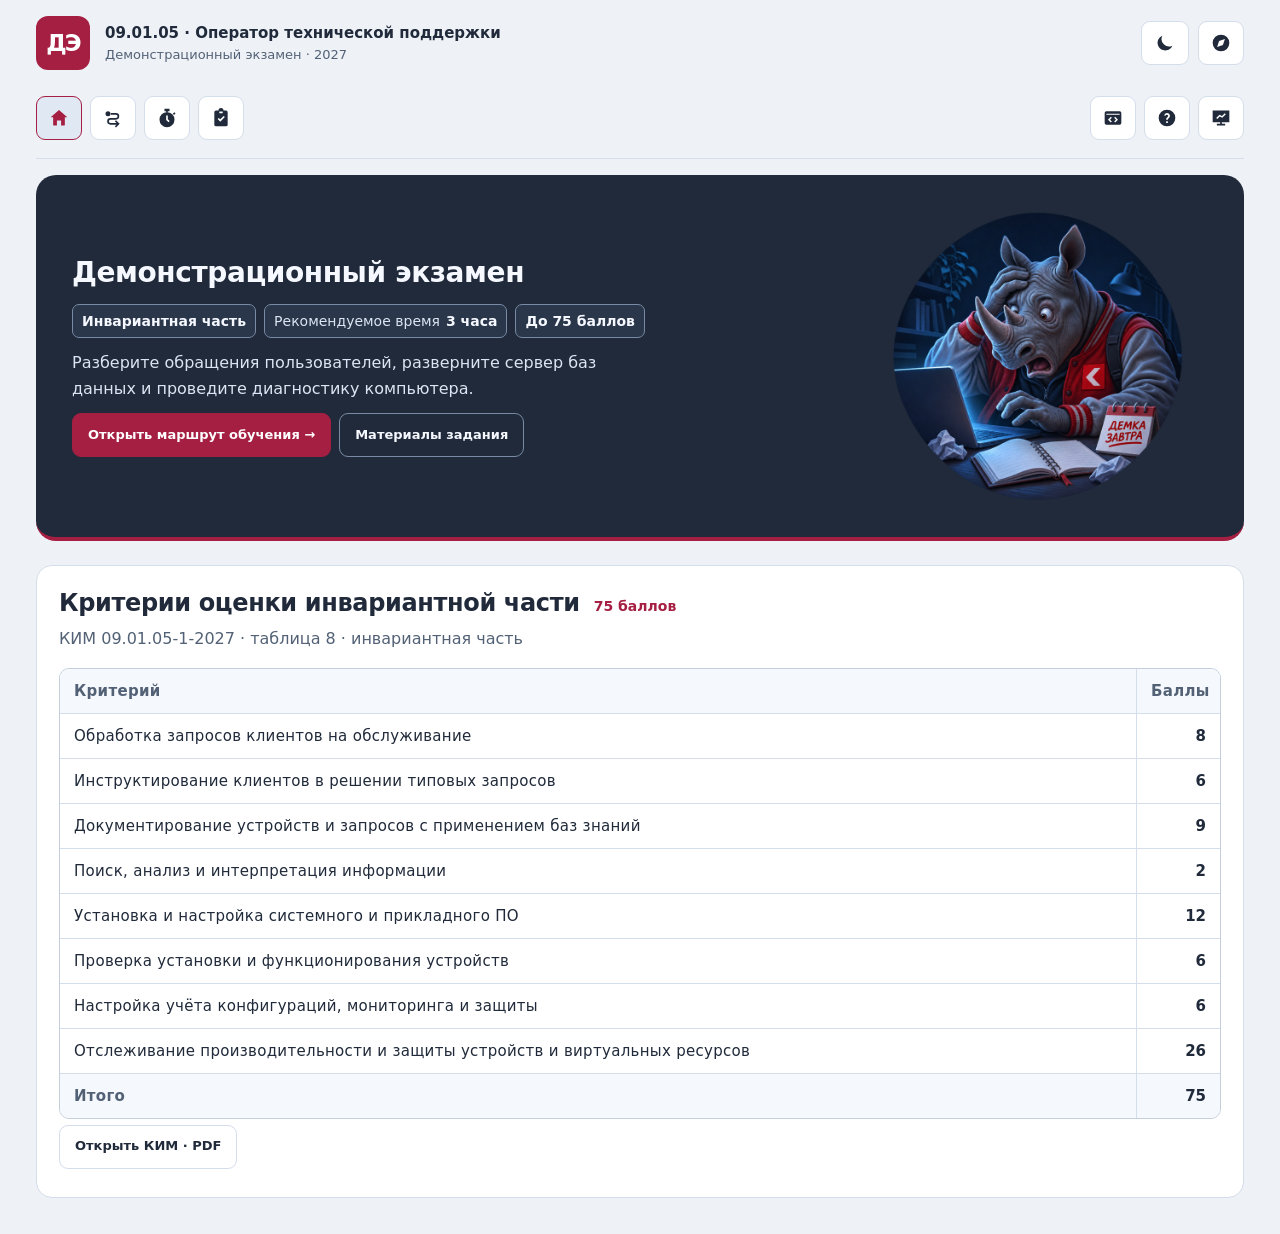
<file: index.html>
<!doctype html><html lang="ru"><head><meta charset="utf-8"><meta name="viewport" content="width=device-width,initial-scale=1"><meta name="description" content="Подготовка к профильному ДЭ 2027 по профессии 09.01.05."><title>ДЭ 2027 · Оператор технической поддержки</title><link rel="icon" href="mascot-scientist.png"><link rel="stylesheet" href="style.css"><link rel="stylesheet" href="route.css"><link rel="stylesheet" href="course.css"><link rel="stylesheet" href="dkip.css"><link rel="stylesheet" href="prog.css?v=10"></head><body><a class="skip-link" href="#main">Перейти к содержанию</a><div id="app"></div><script src="core.js"></script><script src="variants.js"></script><script src="database-learning.js?v=9"></script><script src="content.js?v=8"></script><script src="app.js?v=16"></script></body></html>
</file>
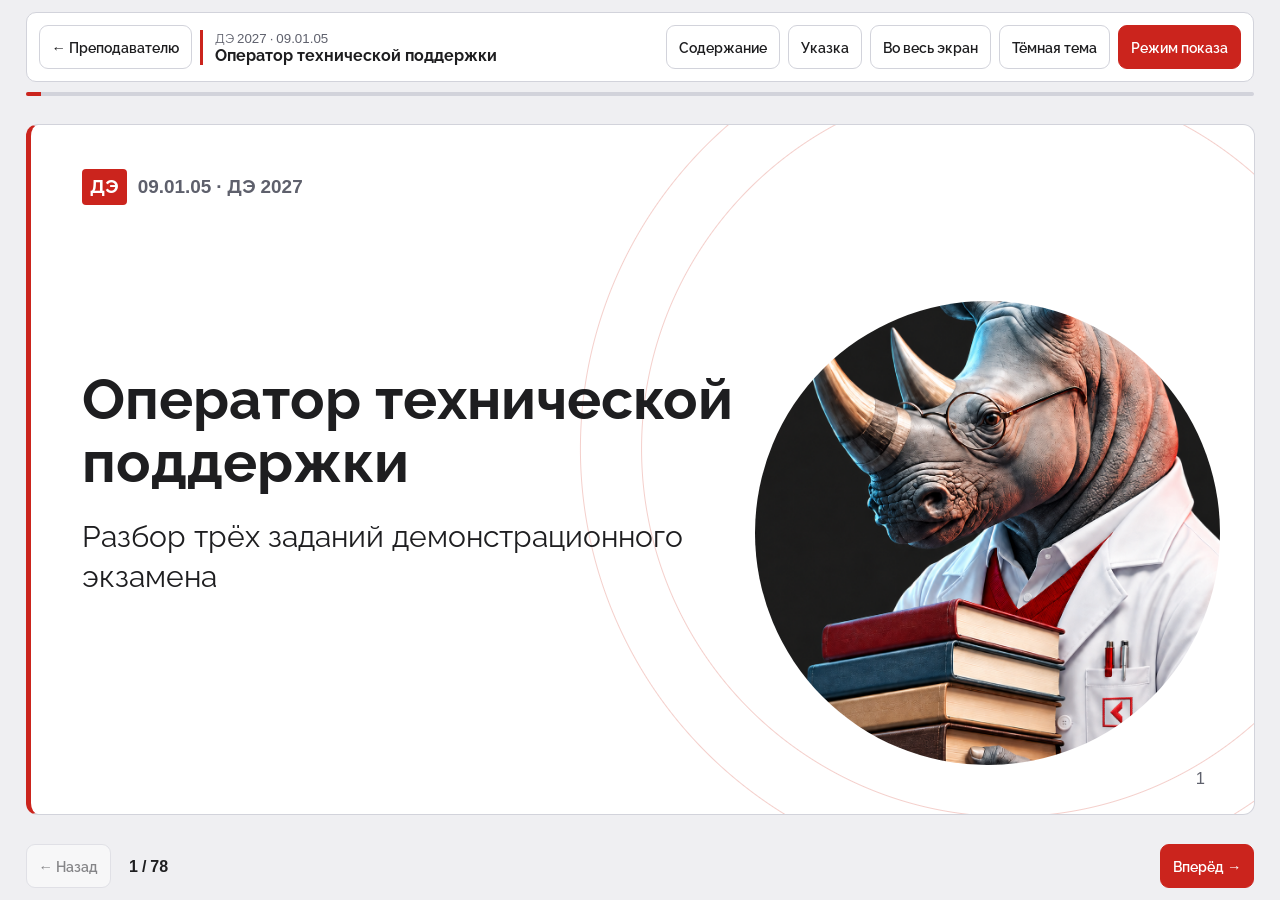
<file: presentation.html>
<!doctype html>
<html lang="ru">
<head>
  <meta charset="utf-8">
  <meta name="viewport" content="width=device-width,initial-scale=1">
  <title>Оператор технической поддержки · Презентация</title>
  <link rel="stylesheet" href="presentation.css?v=2">
  <script src="core.js" defer></script>
  <script src="variants.js" defer></script>
  <script src="database-learning.js?v=8" defer></script>
  <script src="content.js?v=8" defer></script>
  <script src="presentation-data.js?v=4" defer></script>
  <script src="presentation.js?v=3" defer></script>
</head>
<body>
  <div class="show-viewer">
    <header class="show-bar" id="show-bar">
      <a href="index.html?mode=teacher" id="show-return">← Преподавателю</a>
      <div class="show-course">
        <small>ДЭ 2027 · 09.01.05</small>
        <strong>Оператор технической поддержки</strong>
      </div>
      <div class="show-actions">
        <button type="button" id="show-contents">Содержание</button>
        <button type="button" id="show-pointer" aria-pressed="false">Указка</button>
        <button type="button" id="show-fullscreen">Во весь экран</button>
        <button type="button" id="show-theme" aria-pressed="false">Тёмная тема</button>
        <button type="button" id="show-audience" class="show-primary">Режим показа</button>
      </div>
      <p id="show-status" role="status"></p>
    </header>
    <progress class="show-progress" id="show-progress" aria-label="Ход презентации"></progress>
    <main class="show-workspace">
      <div class="show-stage">
        <article class="show-canvas" aria-labelledby="show-slide-title">
          <div class="show-slide" id="show-slide"></div>
          <span class="show-laser" id="show-laser" hidden></span>
        </article>
      </div>
      <aside class="show-notes" id="show-notes" aria-labelledby="show-notes-title" hidden>
        <h2 id="show-notes-title">Сценарий показа</h2>
        <p id="show-script"></p>
        <p id="show-answer-notes" hidden></p>
      </aside>
    </main>
    <footer class="show-nav" id="show-nav">
      <button type="button" id="show-prev" aria-keyshortcuts="ArrowLeft">← Назад</button>
      <output id="show-counter" aria-live="polite"></output>
      <button type="button" id="show-answer" hidden>Показать ответ</button>
      <button type="button" id="show-next" class="show-primary" aria-keyshortcuts="ArrowRight">Вперёд →</button>
    </footer>
  </div>
  <dialog id="show-index" aria-labelledby="show-index-title">
    <header>
      <h2 id="show-index-title">Содержание</h2>
      <form method="dialog"><button type="submit">Закрыть</button></form>
    </header>
    <div id="show-index-list"></div>
  </dialog>
</body>
</html>
</file>
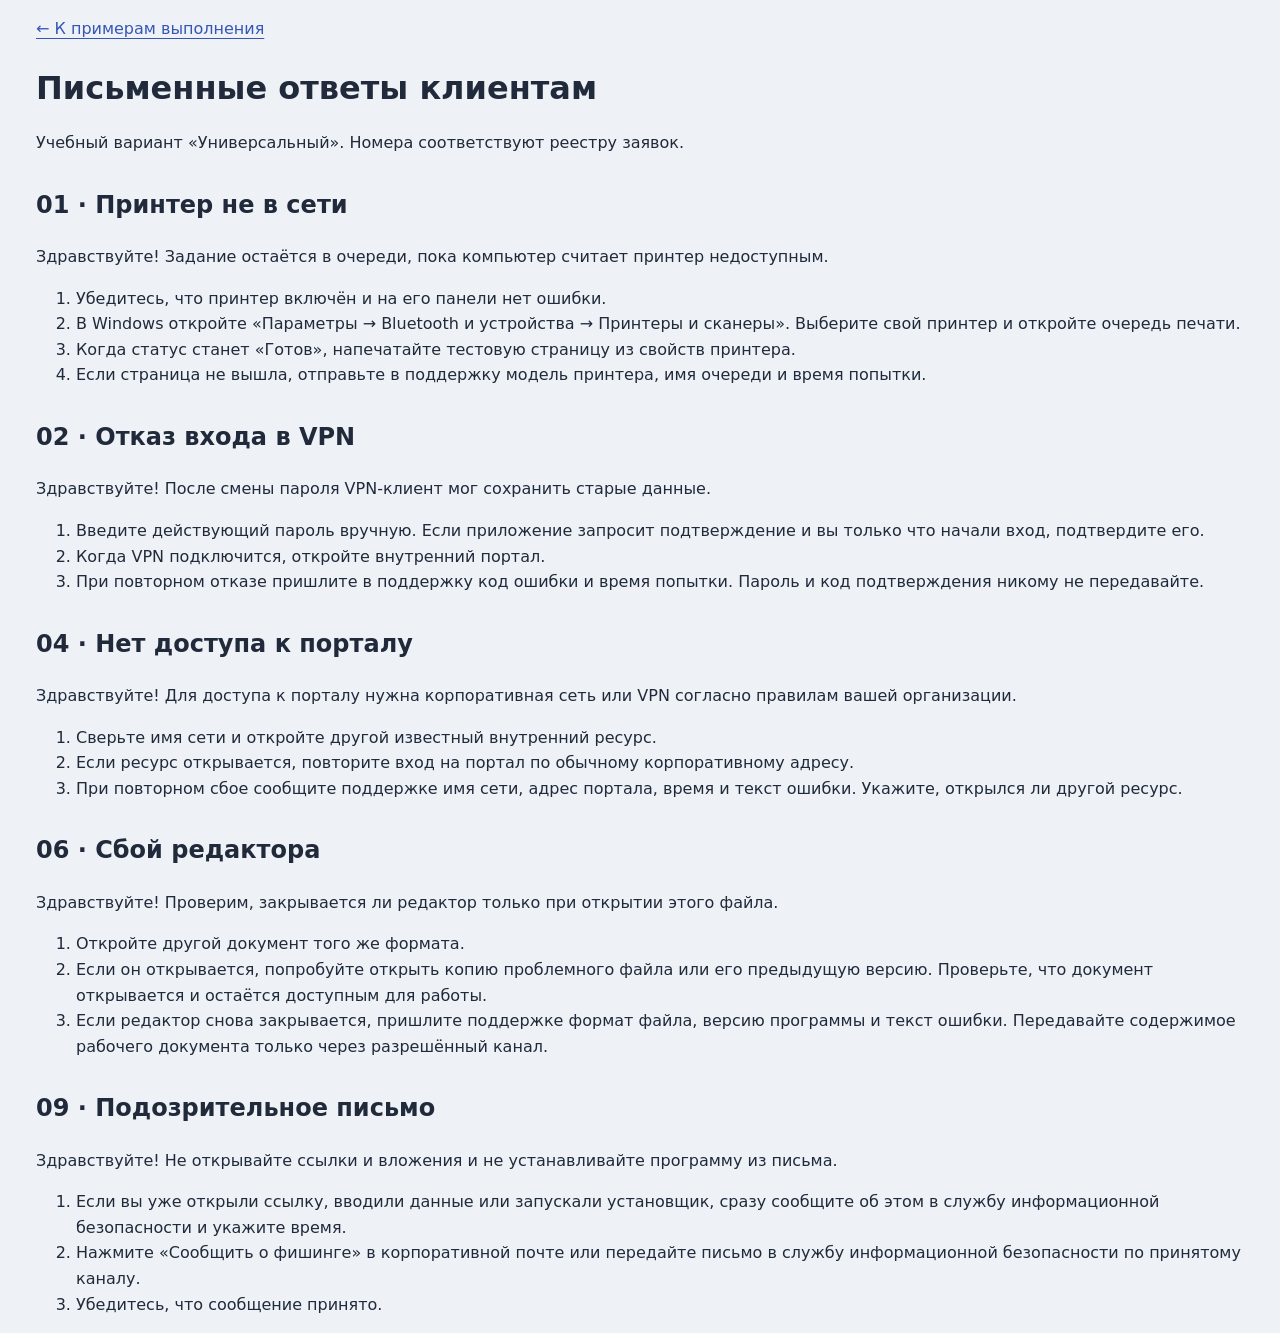
<file: examples/client-responses.html>
<!doctype html>
<html lang="ru"><meta charset="utf-8"><meta name="viewport" content="width=device-width,initial-scale=1">
<title>Письменные ответы клиентам · ДЭ 2027</title>
<link rel="stylesheet" href="../style.css"><link rel="stylesheet" href="../prog.css"><link rel="stylesheet" href="solution.css">
<main class="shell"><header class="route-heading"><p><a href="../index.html?mode=examples">← К примерам выполнения</a></p><h1>Письменные ответы клиентам</h1></header>
<article class="route-panel solution-document">
<p>Учебный вариант «Универсальный». Номера соответствуют реестру заявок.</p>
<h2>01 · Принтер не в сети</h2>
<p>Здравствуйте! Задание остаётся в очереди, пока компьютер считает принтер недоступным.</p>
<ol>
<li>Убедитесь, что принтер включён и на его панели нет ошибки.</li>
<li>В Windows откройте «Параметры → Bluetooth и устройства → Принтеры и сканеры». Выберите свой принтер и откройте очередь печати.</li>
<li>Когда статус станет «Готов», напечатайте тестовую страницу из свойств принтера.</li>
<li>Если страница не вышла, отправьте в поддержку модель принтера, имя очереди и время попытки.</li>
</ol>
<h2>02 · Отказ входа в VPN</h2>
<p>Здравствуйте! После смены пароля VPN-клиент мог сохранить старые данные.</p>
<ol>
<li>Введите действующий пароль вручную. Если приложение запросит подтверждение и вы только что начали вход, подтвердите его.</li>
<li>Когда VPN подключится, откройте внутренний портал.</li>
<li>При повторном отказе пришлите в поддержку код ошибки и время попытки. Пароль и код подтверждения никому не передавайте.</li>
</ol>
<h2>04 · Нет доступа к порталу</h2>
<p>Здравствуйте! Для доступа к порталу нужна корпоративная сеть или VPN согласно правилам вашей организации.</p>
<ol>
<li>Сверьте имя сети и откройте другой известный внутренний ресурс.</li>
<li>Если ресурс открывается, повторите вход на портал по обычному корпоративному адресу.</li>
<li>При повторном сбое сообщите поддержке имя сети, адрес портала, время и текст ошибки. Укажите, открылся ли другой ресурс.</li>
</ol>
<h2>06 · Сбой редактора</h2>
<p>Здравствуйте! Проверим, закрывается ли редактор только при открытии этого файла.</p>
<ol>
<li>Откройте другой документ того же формата.</li>
<li>Если он открывается, попробуйте открыть копию проблемного файла или его предыдущую версию. Проверьте, что документ открывается и остаётся доступным для работы.</li>
<li>Если редактор снова закрывается, пришлите поддержке формат файла, версию программы и текст ошибки. Передавайте содержимое рабочего документа только через разрешённый канал.</li>
</ol>
<h2>09 · Подозрительное письмо</h2>
<p>Здравствуйте! Не открывайте ссылки и вложения и не устанавливайте программу из письма.</p>
<ol>
<li>Если вы уже открыли ссылку, вводили данные или запускали установщик, сразу сообщите об этом в службу информационной безопасности и укажите время.</li>
<li>Нажмите «Сообщить о фишинге» в корпоративной почте или передайте письмо в службу информационной безопасности по принятому каналу.</li>
<li>Убедитесь, что сообщение принято.</li>
</ol>
</article></main></html>
</file>
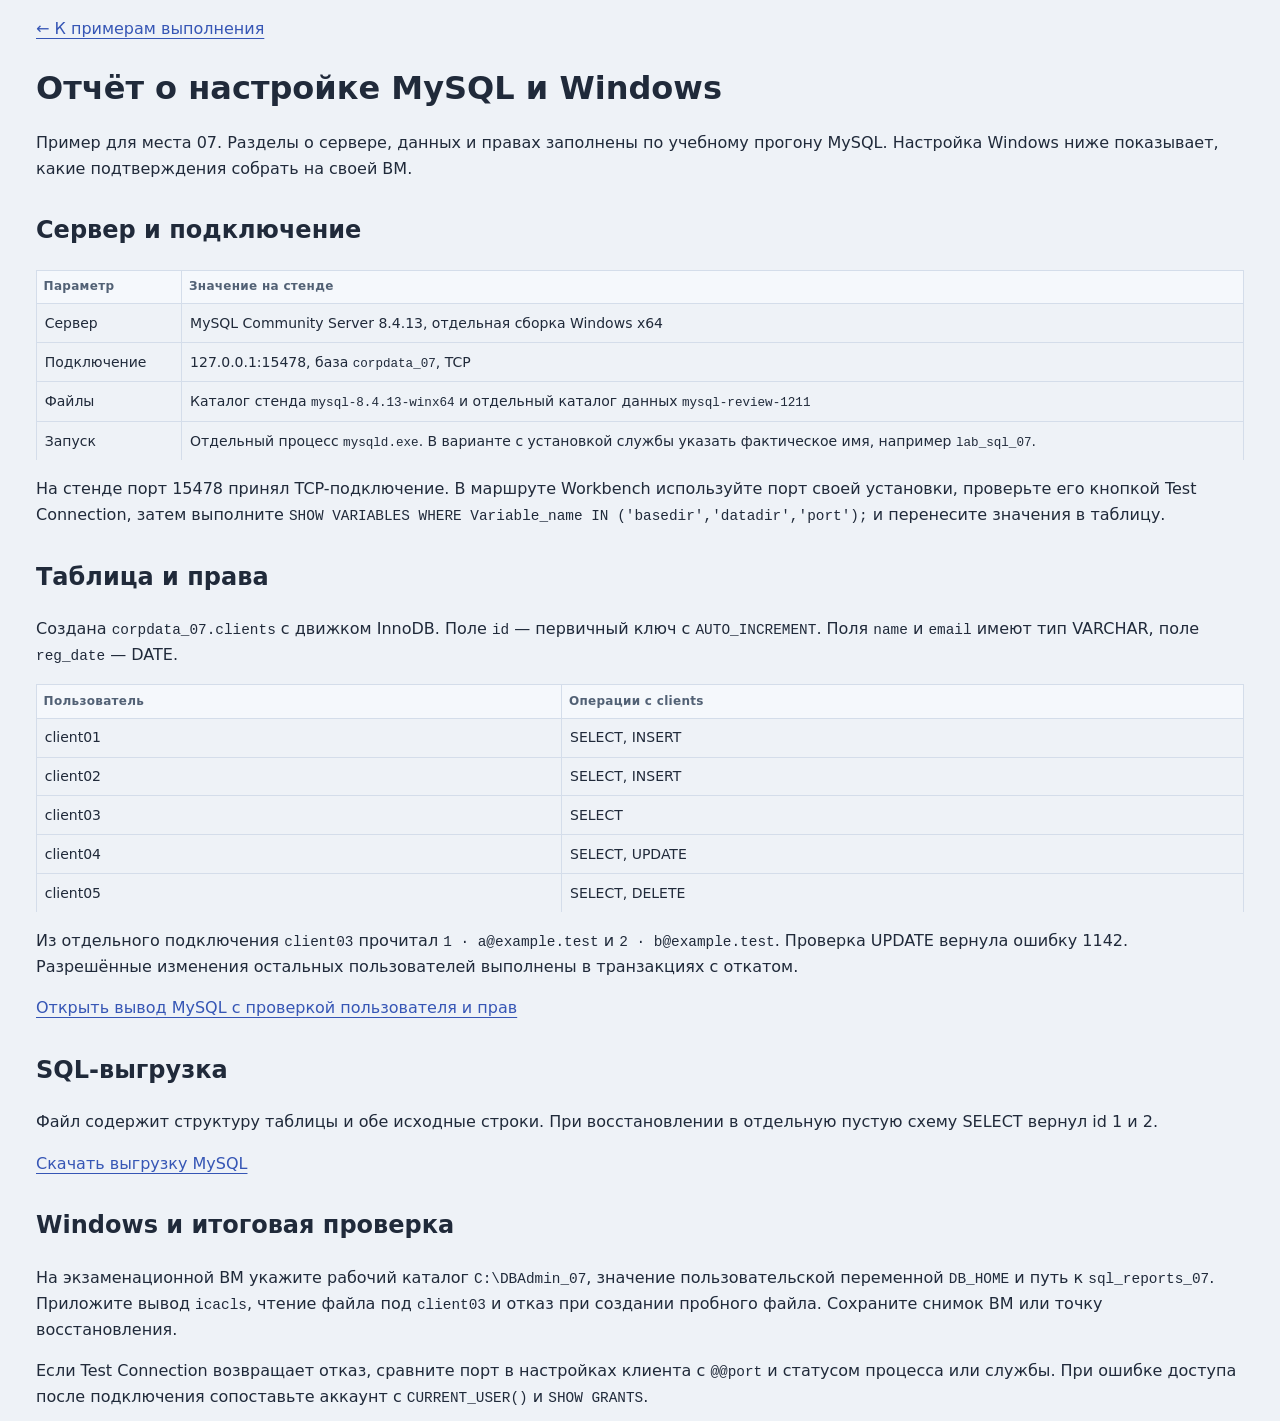
<file: examples/database-report-mysql.html>
<!doctype html>
<html lang="ru">
<meta charset="utf-8">
<meta name="viewport" content="width=device-width,initial-scale=1">
<title>Отчёт о настройке MySQL и Windows</title>
<link rel="stylesheet" href="../style.css">
<link rel="stylesheet" href="../prog.css">
<link rel="stylesheet" href="solution.css">
<main class="shell">
  <header class="route-heading"><p><a href="../index.html?mode=examples">← К примерам выполнения</a></p><h1>Отчёт о настройке MySQL и Windows</h1></header>
  <article class="route-panel solution-document">
    <p>Пример для места 07. Разделы о сервере, данных и правах заполнены по учебному прогону MySQL. Настройка Windows ниже показывает, какие подтверждения собрать на своей ВМ.</p>
    <h2>Сервер и подключение</h2>
    <table><thead><tr><th>Параметр</th><th>Значение на стенде</th></tr></thead><tbody>
      <tr><td>Сервер</td><td>MySQL Community Server 8.4.13, отдельная сборка Windows x64</td></tr>
      <tr><td>Подключение</td><td>127.0.0.1:15478, база <code>corpdata_07</code>, TCP</td></tr>
      <tr><td>Файлы</td><td>Каталог стенда <code>mysql-8.4.13-winx64</code> и отдельный каталог данных <code>mysql-review-1211</code></td></tr>
      <tr><td>Запуск</td><td>Отдельный процесс <code>mysqld.exe</code>. В варианте с установкой службы указать фактическое имя, например <code>lab_sql_07</code>.</td></tr>
    </tbody></table>
    <p>На стенде порт 15478 принял TCP-подключение. В маршруте Workbench используйте порт своей установки, проверьте его кнопкой Test Connection, затем выполните <code>SHOW VARIABLES WHERE Variable_name IN ('basedir','datadir','port');</code> и перенесите значения в таблицу.</p>
    <h2>Таблица и права</h2>
    <p>Создана <code>corpdata_07.clients</code> с движком InnoDB. Поле <code>id</code> — первичный ключ с <code>AUTO_INCREMENT</code>. Поля <code>name</code> и <code>email</code> имеют тип VARCHAR, поле <code>reg_date</code> — DATE.</p>
    <table><thead><tr><th>Пользователь</th><th>Операции с clients</th></tr></thead><tbody>
      <tr><td>client01</td><td>SELECT, INSERT</td></tr>
      <tr><td>client02</td><td>SELECT, INSERT</td></tr>
      <tr><td>client03</td><td>SELECT</td></tr>
      <tr><td>client04</td><td>SELECT, UPDATE</td></tr>
      <tr><td>client05</td><td>SELECT, DELETE</td></tr>
    </tbody></table>
    <p>Из отдельного подключения <code>client03</code> прочитал <code>1 · a@example.test</code> и <code>2 · b@example.test</code>. Проверка UPDATE вернула ошибку 1142. Разрешённые изменения остальных пользователей выполнены в транзакциях с откатом.</p>
    <p><a href="../assets/learning-results/mysql-terminal.png">Открыть вывод MySQL с проверкой пользователя и прав</a></p>
    <h2>SQL-выгрузка</h2>
    <p>Файл содержит структуру таблицы и обе исходные строки. При восстановлении в отдельную пустую схему SELECT вернул id 1 и 2.</p>
    <p><a href="clients-mysql.sql">Скачать выгрузку MySQL</a></p>
    <h2>Windows и итоговая проверка</h2>
    <p>На экзаменационной ВМ укажите рабочий каталог <code>C:\DBAdmin_07</code>, значение пользовательской переменной <code>DB_HOME</code> и путь к <code>sql_reports_07</code>. Приложите вывод <code>icacls</code>, чтение файла под <code>client03</code> и отказ при создании пробного файла. Сохраните снимок ВМ или точку восстановления.</p>
    <p>Если Test Connection возвращает отказ, сравните порт в настройках клиента с <code>@@port</code> и статусом процесса или службы. При ошибке доступа после подключения сопоставьте аккаунт с <code>CURRENT_USER()</code> и <code>SHOW GRANTS</code>.</p>
  </article>
</main>
</html>
</file>
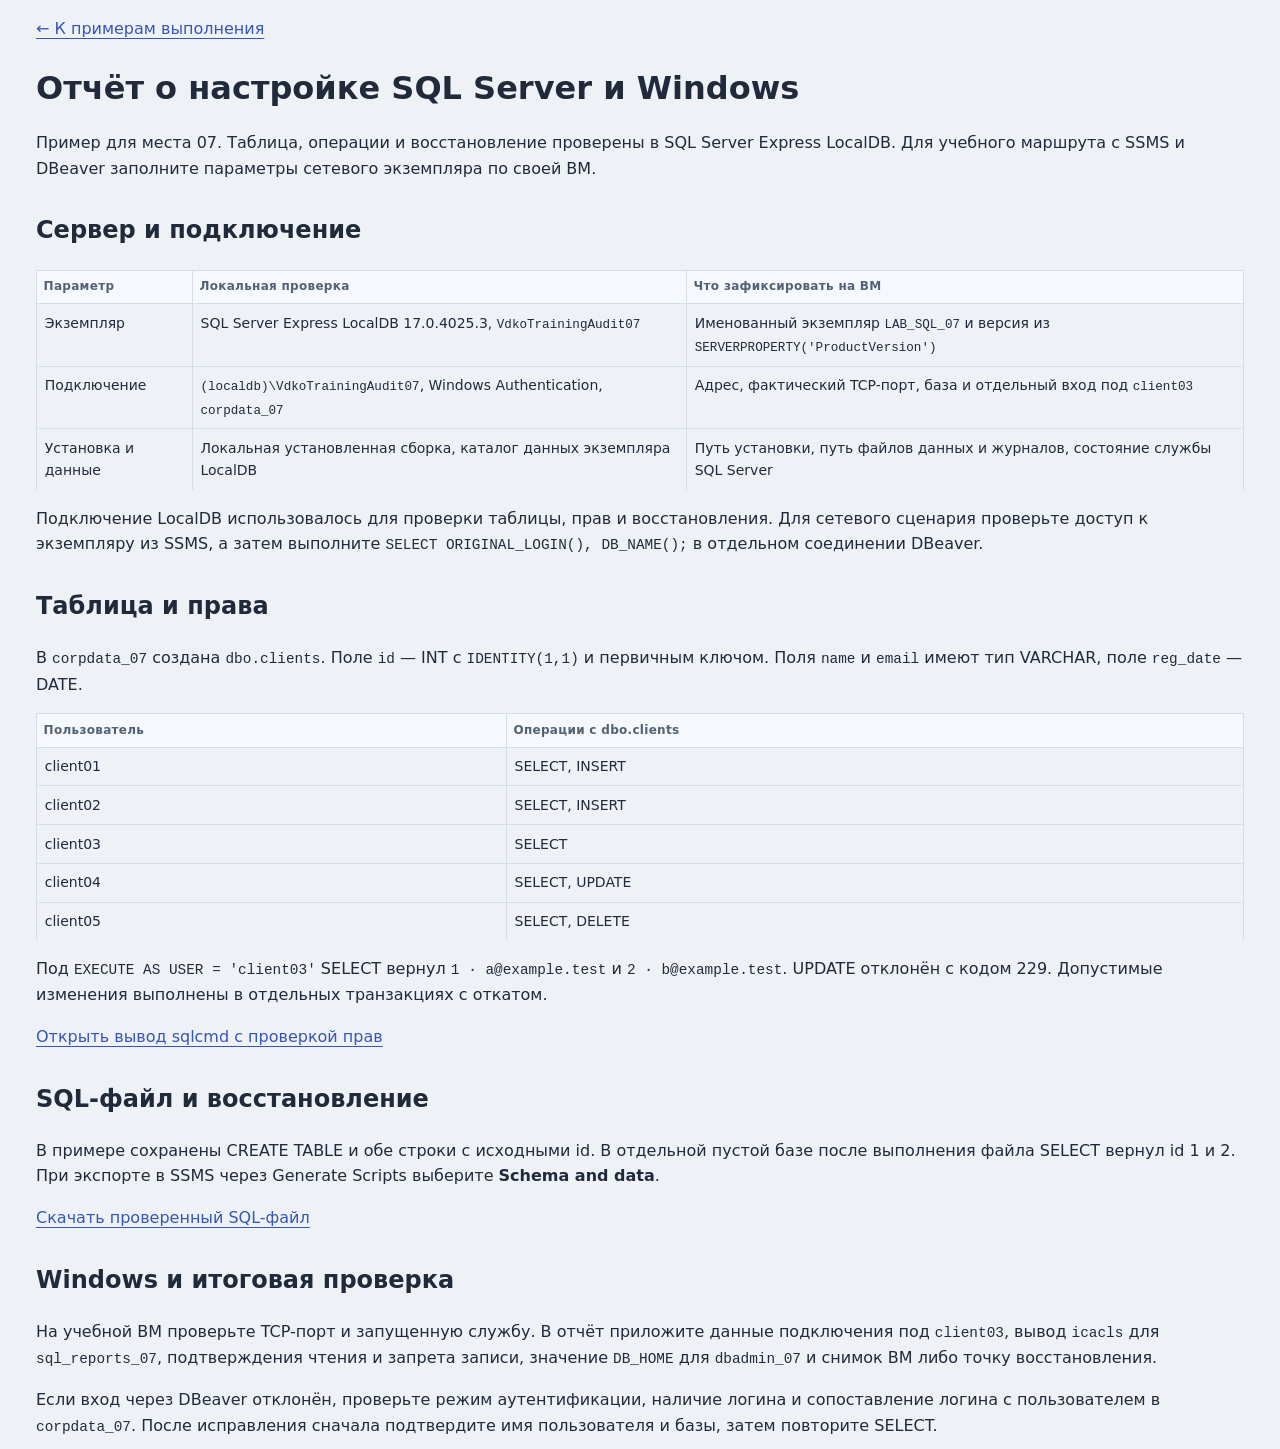
<file: examples/database-report-sqlserver.html>
<!doctype html>
<html lang="ru">
<meta charset="utf-8">
<meta name="viewport" content="width=device-width,initial-scale=1">
<title>Отчёт о настройке SQL Server и Windows</title>
<link rel="stylesheet" href="../style.css">
<link rel="stylesheet" href="../prog.css">
<link rel="stylesheet" href="solution.css">
<main class="shell">
  <header class="route-heading"><p><a href="../index.html?mode=examples">← К примерам выполнения</a></p><h1>Отчёт о настройке SQL Server и Windows</h1></header>
  <article class="route-panel solution-document">
    <p>Пример для места 07. Таблица, операции и восстановление проверены в SQL Server Express LocalDB. Для учебного маршрута с SSMS и DBeaver заполните параметры сетевого экземпляра по своей ВМ.</p>
    <h2>Сервер и подключение</h2>
    <table><thead><tr><th>Параметр</th><th>Локальная проверка</th><th>Что зафиксировать на ВМ</th></tr></thead><tbody>
      <tr><td>Экземпляр</td><td>SQL Server Express LocalDB 17.0.4025.3, <code>VdkoTrainingAudit07</code></td><td>Именованный экземпляр <code>LAB_SQL_07</code> и версия из <code>SERVERPROPERTY('ProductVersion')</code></td></tr>
      <tr><td>Подключение</td><td><code>(localdb)\VdkoTrainingAudit07</code>, Windows Authentication, <code>corpdata_07</code></td><td>Адрес, фактический TCP-порт, база и отдельный вход под <code>client03</code></td></tr>
      <tr><td>Установка и данные</td><td>Локальная установленная сборка, каталог данных экземпляра LocalDB</td><td>Путь установки, путь файлов данных и журналов, состояние службы SQL Server</td></tr>
    </tbody></table>
    <p>Подключение LocalDB использовалось для проверки таблицы, прав и восстановления. Для сетевого сценария проверьте доступ к экземпляру из SSMS, а затем выполните <code>SELECT ORIGINAL_LOGIN(), DB_NAME();</code> в отдельном соединении DBeaver.</p>
    <h2>Таблица и права</h2>
    <p>В <code>corpdata_07</code> создана <code>dbo.clients</code>. Поле <code>id</code> — INT с <code>IDENTITY(1,1)</code> и первичным ключом. Поля <code>name</code> и <code>email</code> имеют тип VARCHAR, поле <code>reg_date</code> — DATE.</p>
    <table><thead><tr><th>Пользователь</th><th>Операции с dbo.clients</th></tr></thead><tbody>
      <tr><td>client01</td><td>SELECT, INSERT</td></tr>
      <tr><td>client02</td><td>SELECT, INSERT</td></tr>
      <tr><td>client03</td><td>SELECT</td></tr>
      <tr><td>client04</td><td>SELECT, UPDATE</td></tr>
      <tr><td>client05</td><td>SELECT, DELETE</td></tr>
    </tbody></table>
    <p>Под <code>EXECUTE AS USER = 'client03'</code> SELECT вернул <code>1 · a@example.test</code> и <code>2 · b@example.test</code>. UPDATE отклонён с кодом 229. Допустимые изменения выполнены в отдельных транзакциях с откатом.</p>
    <p><a href="../assets/learning-results/sqlserver-terminal.png">Открыть вывод sqlcmd с проверкой прав</a></p>
    <h2>SQL-файл и восстановление</h2>
    <p>В примере сохранены CREATE TABLE и обе строки с исходными id. В отдельной пустой базе после выполнения файла SELECT вернул id 1 и 2. При экспорте в SSMS через Generate Scripts выберите <strong>Schema and data</strong>.</p>
    <p><a href="clients-sqlserver.sql">Скачать проверенный SQL-файл</a></p>
    <h2>Windows и итоговая проверка</h2>
    <p>На учебной ВМ проверьте TCP-порт и запущенную службу. В отчёт приложите данные подключения под <code>client03</code>, вывод <code>icacls</code> для <code>sql_reports_07</code>, подтверждения чтения и запрета записи, значение <code>DB_HOME</code> для <code>dbadmin_07</code> и снимок ВМ либо точку восстановления.</p>
    <p>Если вход через DBeaver отклонён, проверьте режим аутентификации, наличие логина и сопоставление логина с пользователем в <code>corpdata_07</code>. После исправления сначала подтвердите имя пользователя и базы, затем повторите SELECT.</p>
  </article>
</main>
</html>
</file>
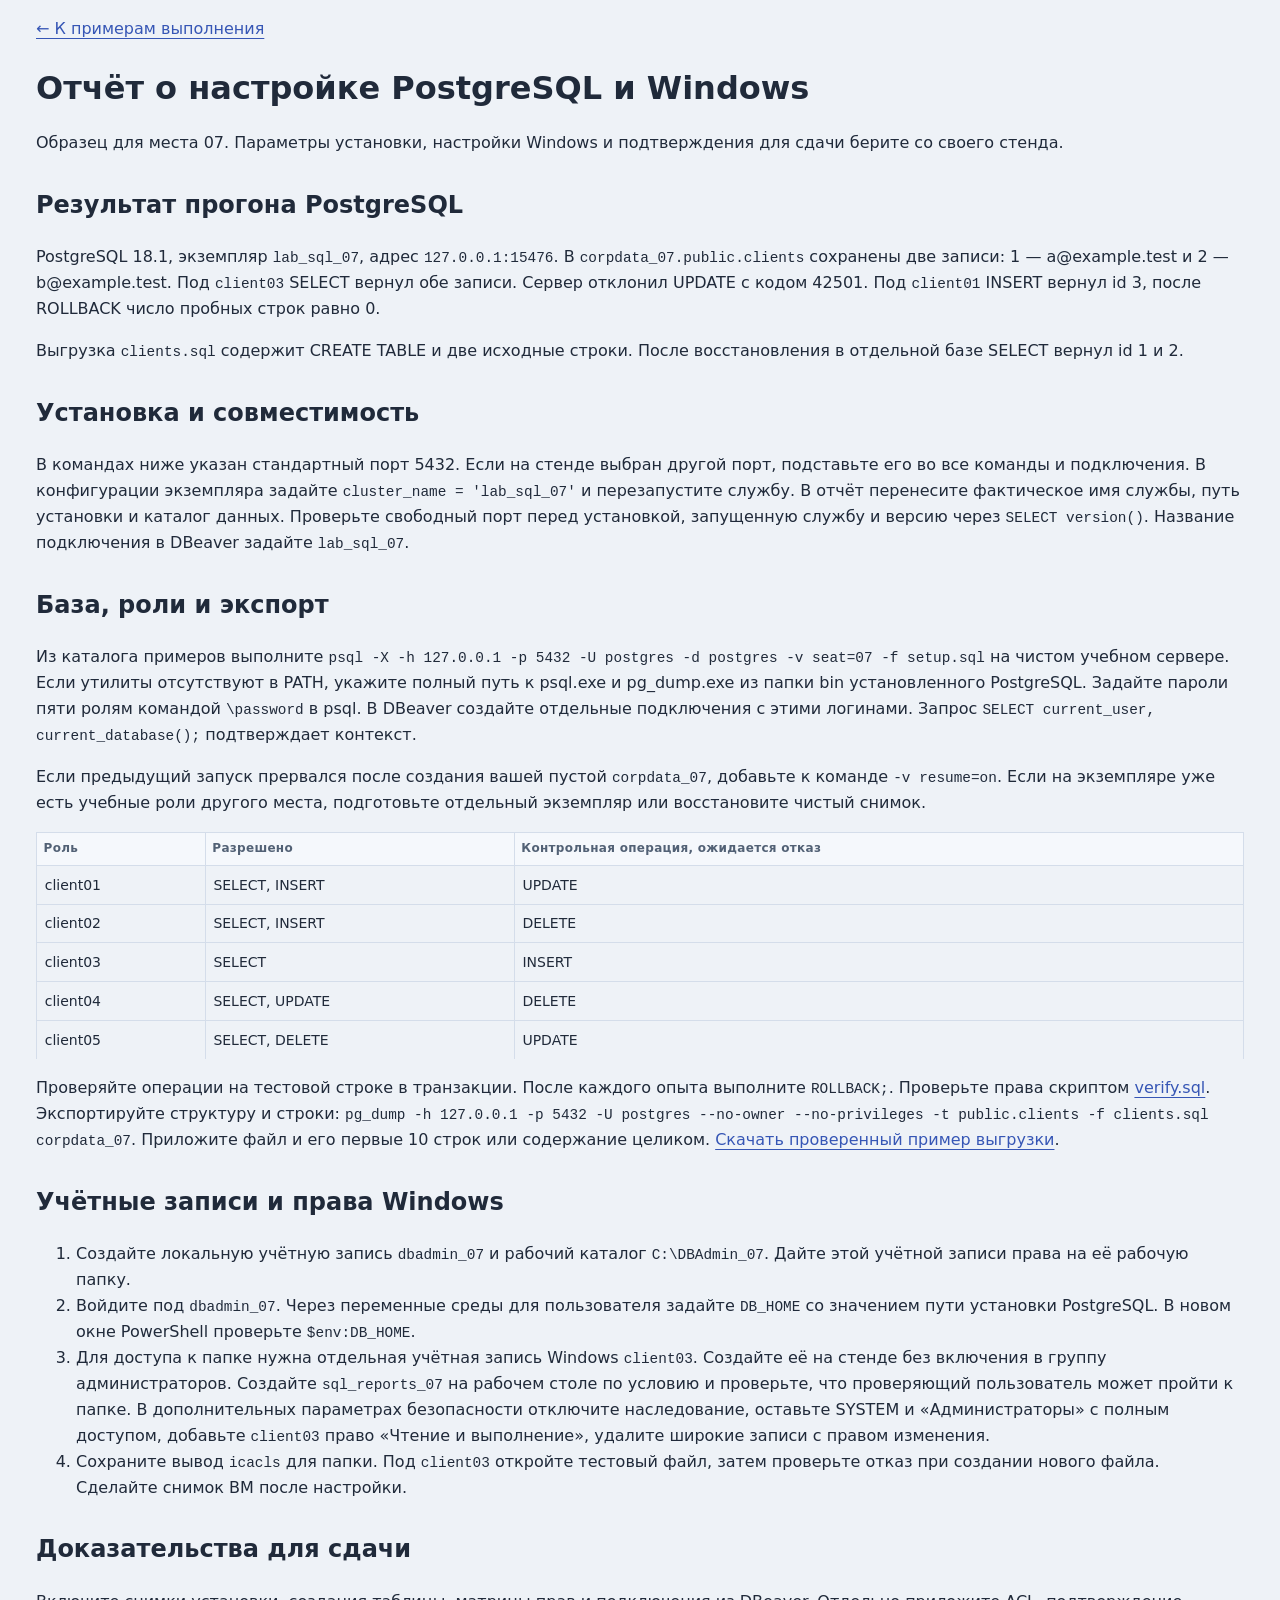
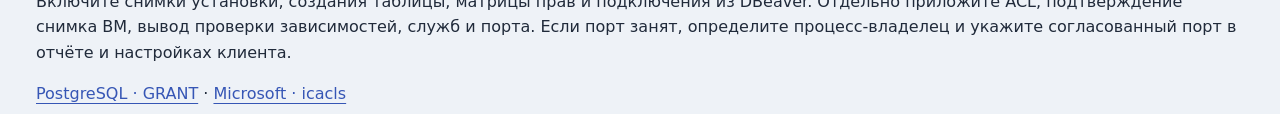
<file: examples/database-report.html>
<!doctype html>
<html lang="ru"><meta charset="utf-8"><meta name="viewport" content="width=device-width,initial-scale=1">
<title>Отчёт о настройке PostgreSQL и Windows · ДЭ 2027</title>
<link rel="stylesheet" href="../style.css"><link rel="stylesheet" href="../prog.css"><link rel="stylesheet" href="solution.css">
<main class="shell"><header class="route-heading"><p><a href="../index.html?mode=examples">← К примерам выполнения</a></p><h1>Отчёт о настройке PostgreSQL и Windows</h1></header>
<article class="route-panel solution-document">
<p>Образец для места 07. Параметры установки, настройки Windows и подтверждения для сдачи берите со своего стенда.</p>
<h2>Результат прогона PostgreSQL</h2>
<p>PostgreSQL 18.1, экземпляр <code>lab_sql_07</code>, адрес <code>127.0.0.1:15476</code>. В <code>corpdata_07.public.clients</code> сохранены две записи: 1 — a@example.test и 2 — b@example.test. Под <code>client03</code> SELECT вернул обе записи. Сервер отклонил UPDATE с кодом 42501. Под <code>client01</code> INSERT вернул id 3, после ROLLBACK число пробных строк равно 0.</p>
<p>Выгрузка <code>clients.sql</code> содержит CREATE TABLE и две исходные строки. После восстановления в отдельной базе SELECT вернул id 1 и 2.</p>
<h2>Установка и совместимость</h2>
<p>В командах ниже указан стандартный порт 5432. Если на стенде выбран другой порт, подставьте его во все команды и подключения. В конфигурации экземпляра задайте <code>cluster_name = 'lab_sql_07'</code> и перезапустите службу. В отчёт перенесите фактическое имя службы, путь установки и каталог данных. Проверьте свободный порт перед установкой, запущенную службу и версию через <code>SELECT version()</code>. Название подключения в DBeaver задайте <code>lab_sql_07</code>.</p>
<h2>База, роли и экспорт</h2>
<p>Из каталога примеров выполните <code>psql -X -h 127.0.0.1 -p 5432 -U postgres -d postgres -v seat=07 -f setup.sql</code> на чистом учебном сервере. Если утилиты отсутствуют в PATH, укажите полный путь к psql.exe и pg_dump.exe из папки bin установленного PostgreSQL. Задайте пароли пяти ролям командой <code>\password</code> в psql. В DBeaver создайте отдельные подключения с этими логинами. Запрос <code>SELECT current_user, current_database();</code> подтверждает контекст.</p>
<p>Если предыдущий запуск прервался после создания вашей пустой <code>corpdata_07</code>, добавьте к команде <code>-v resume=on</code>. Если на экземпляре уже есть учебные роли другого места, подготовьте отдельный экземпляр или восстановите чистый снимок.</p>
<table><thead><tr><th>Роль</th><th>Разрешено</th><th>Контрольная операция, ожидается отказ</th></tr></thead><tbody>
<tr><td>client01</td><td>SELECT, INSERT</td><td>UPDATE</td></tr><tr><td>client02</td><td>SELECT, INSERT</td><td>DELETE</td></tr>
<tr><td>client03</td><td>SELECT</td><td>INSERT</td></tr><tr><td>client04</td><td>SELECT, UPDATE</td><td>DELETE</td></tr>
<tr><td>client05</td><td>SELECT, DELETE</td><td>UPDATE</td></tr></tbody></table>
<p>Проверяйте операции на тестовой строке в транзакции. После каждого опыта выполните <code>ROLLBACK;</code>. Проверьте права скриптом <a href="verify.sql">verify.sql</a>. Экспортируйте структуру и строки: <code>pg_dump -h 127.0.0.1 -p 5432 -U postgres --no-owner --no-privileges -t public.clients -f clients.sql corpdata_07</code>. Приложите файл и его первые 10 строк или содержание целиком. <a href="clients.sql">Скачать проверенный пример выгрузки</a>.</p>
<h2>Учётные записи и права Windows</h2>
<ol><li>Создайте локальную учётную запись <code>dbadmin_07</code> и рабочий каталог <code>C:\DBAdmin_07</code>. Дайте этой учётной записи права на её рабочую папку.</li>
<li>Войдите под <code>dbadmin_07</code>. Через переменные среды для пользователя задайте <code>DB_HOME</code> со значением пути установки PostgreSQL. В новом окне PowerShell проверьте <code>$env:DB_HOME</code>.</li>
<li>Для доступа к папке нужна отдельная учётная запись Windows <code>client03</code>. Создайте её на стенде без включения в группу администраторов. Создайте <code>sql_reports_07</code> на рабочем столе по условию и проверьте, что проверяющий пользователь может пройти к папке. В дополнительных параметрах безопасности отключите наследование, оставьте SYSTEM и «Администраторы» с полным доступом, добавьте <code>client03</code> право «Чтение и выполнение», удалите широкие записи с правом изменения.</li>
<li>Сохраните вывод <code>icacls</code> для папки. Под <code>client03</code> откройте тестовый файл, затем проверьте отказ при создании нового файла. Сделайте снимок ВМ после настройки.</li></ol>
<h2>Доказательства для сдачи</h2>
<p>Включите снимки установки, создания таблицы, матрицы прав и подключения из DBeaver. Отдельно приложите ACL, подтверждение снимка ВМ, вывод проверки зависимостей, служб и порта. Если порт занят, определите процесс-владелец и укажите согласованный порт в отчёте и настройках клиента.</p>
<p><a href="https://www.postgresql.org/docs/16/sql-grant.html">PostgreSQL · GRANT</a> · <a href="https://learn.microsoft.com/en-us/windows-server/administration/windows-commands/icacls">Microsoft · icacls</a></p></article></main></html>
</file>
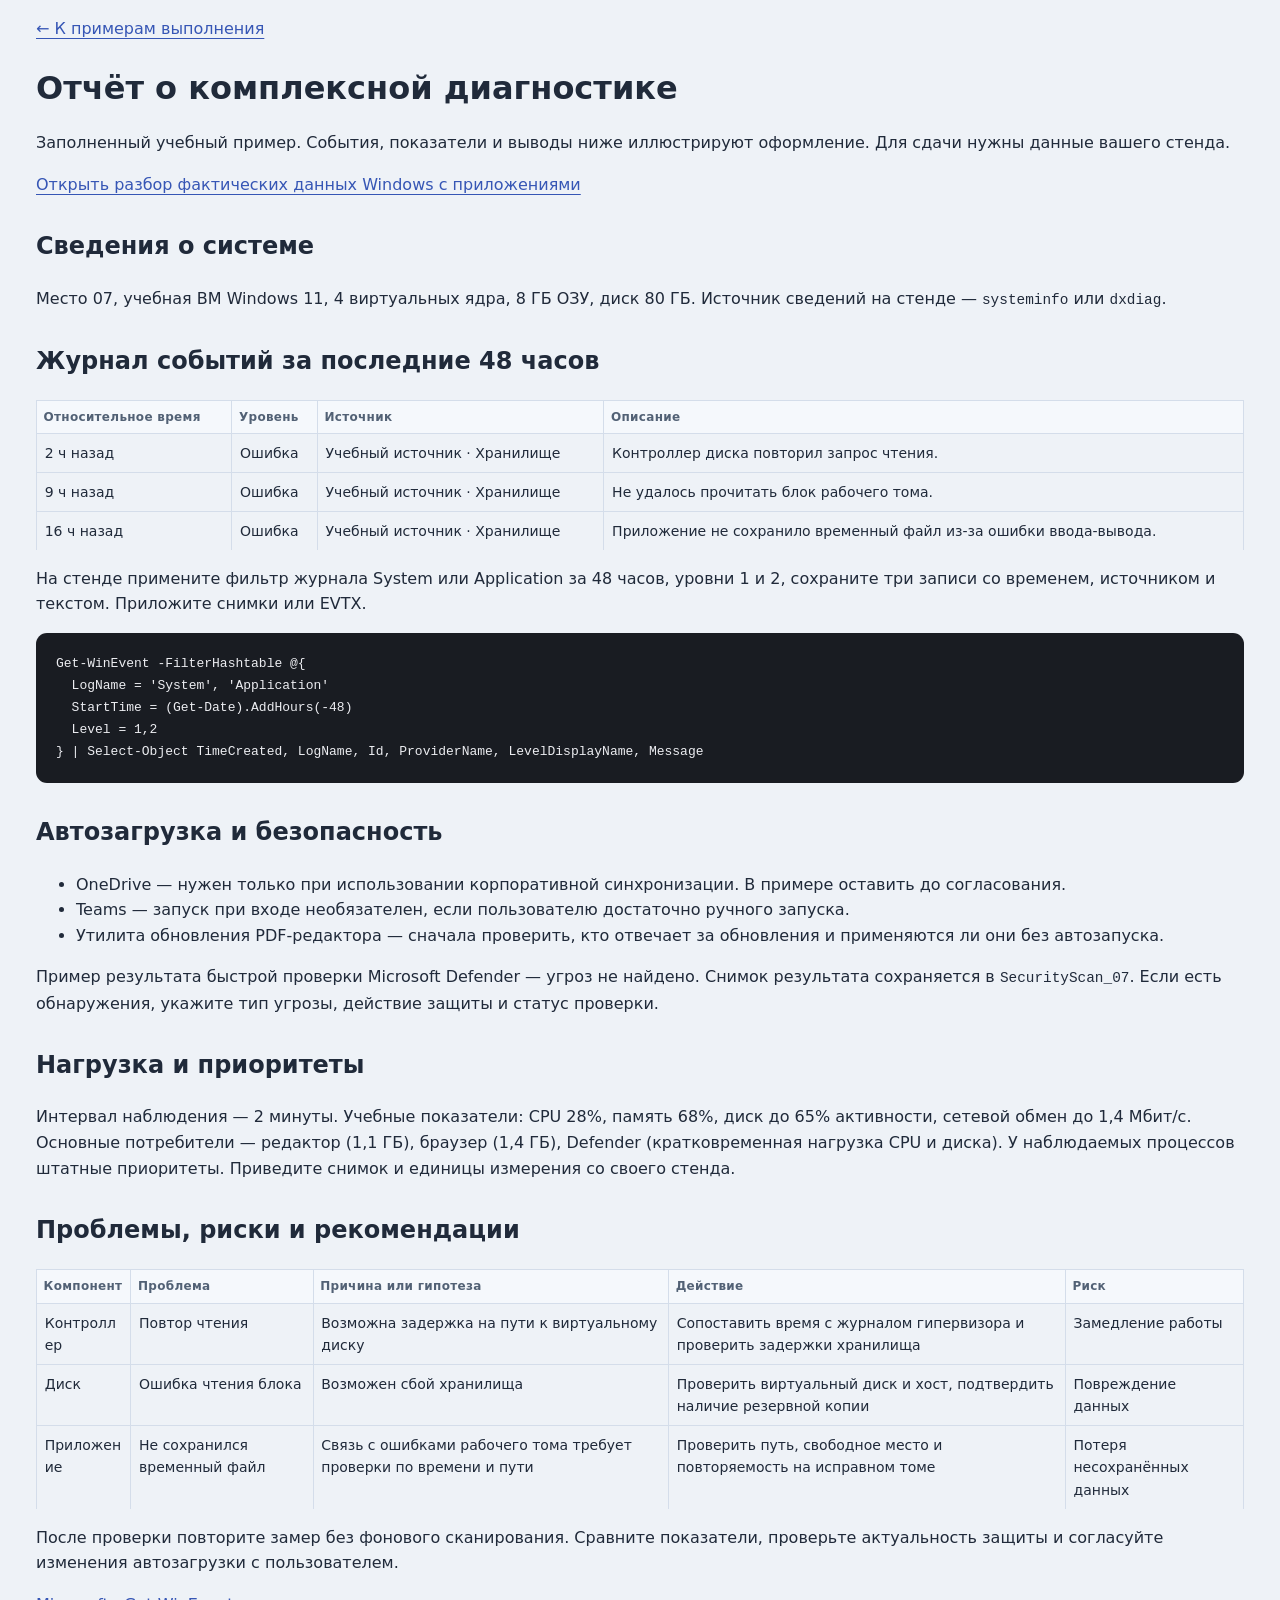
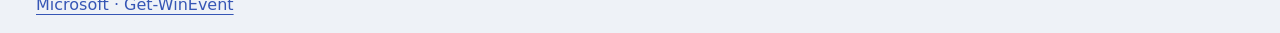
<file: examples/diagnostic-report.html>
<!doctype html>
<html lang="ru"><meta charset="utf-8"><meta name="viewport" content="width=device-width,initial-scale=1">
<title>Отчёт о комплексной диагностике · ДЭ 2027</title>
<link rel="stylesheet" href="../style.css"><link rel="stylesheet" href="../prog.css"><link rel="stylesheet" href="solution.css">
<main class="shell"><header class="route-heading"><p><a href="../index.html?mode=examples">← К примерам выполнения</a></p><h1>Отчёт о комплексной диагностике</h1></header>
<article class="route-panel solution-document">
<p>Заполненный учебный пример. События, показатели и выводы ниже иллюстрируют оформление. Для сдачи нужны данные вашего стенда.</p>
<p><a href="diagnostic-stand.html">Открыть разбор фактических данных Windows с приложениями</a></p>
<h2>Сведения о системе</h2><p>Место 07, учебная ВМ Windows 11, 4 виртуальных ядра, 8 ГБ ОЗУ, диск 80 ГБ. Источник сведений на стенде — <code>systeminfo</code> или <code>dxdiag</code>.</p>
<h2>Журнал событий за последние 48 часов</h2>
<table><thead><tr><th>Относительное время</th><th>Уровень</th><th>Источник</th><th>Описание</th></tr></thead><tbody>
<tr><td>2 ч назад</td><td>Ошибка</td><td>Учебный источник · Хранилище</td><td>Контроллер диска повторил запрос чтения.</td></tr>
<tr><td>9 ч назад</td><td>Ошибка</td><td>Учебный источник · Хранилище</td><td>Не удалось прочитать блок рабочего тома.</td></tr>
<tr><td>16 ч назад</td><td>Ошибка</td><td>Учебный источник · Хранилище</td><td>Приложение не сохранило временный файл из-за ошибки ввода-вывода.</td></tr></tbody></table>
<p>На стенде примените фильтр журнала System или Application за 48 часов, уровни 1 и 2, сохраните три записи со временем, источником и текстом. Приложите снимки или EVTX.</p>
<pre>Get-WinEvent -FilterHashtable @{
  LogName = 'System', 'Application'
  StartTime = (Get-Date).AddHours(-48)
  Level = 1,2
} | Select-Object TimeCreated, LogName, Id, ProviderName, LevelDisplayName, Message</pre>
<h2>Автозагрузка и безопасность</h2><ul>
<li>OneDrive — нужен только при использовании корпоративной синхронизации. В примере оставить до согласования.</li>
<li>Teams — запуск при входе необязателен, если пользователю достаточно ручного запуска.</li>
<li>Утилита обновления PDF-редактора — сначала проверить, кто отвечает за обновления и применяются ли они без автозапуска.</li>
</ul><p>Пример результата быстрой проверки Microsoft Defender — угроз не найдено. Снимок результата сохраняется в <code>SecurityScan_07</code>. Если есть обнаружения, укажите тип угрозы, действие защиты и статус проверки.</p>
<h2>Нагрузка и приоритеты</h2>
<p>Интервал наблюдения — 2 минуты. Учебные показатели: CPU 28%, память 68%, диск до 65% активности, сетевой обмен до 1,4 Мбит/с. Основные потребители — редактор (1,1 ГБ), браузер (1,4 ГБ), Defender (кратковременная нагрузка CPU и диска). У наблюдаемых процессов штатные приоритеты. Приведите снимок и единицы измерения со своего стенда.</p>
<h2>Проблемы, риски и рекомендации</h2>
<table><thead><tr><th>Компонент</th><th>Проблема</th><th>Причина или гипотеза</th><th>Действие</th><th>Риск</th></tr></thead><tbody>
<tr><td>Контроллер</td><td>Повтор чтения</td><td>Возможна задержка на пути к виртуальному диску</td><td>Сопоставить время с журналом гипервизора и проверить задержки хранилища</td><td>Замедление работы</td></tr>
<tr><td>Диск</td><td>Ошибка чтения блока</td><td>Возможен сбой хранилища</td><td>Проверить виртуальный диск и хост, подтвердить наличие резервной копии</td><td>Повреждение данных</td></tr>
<tr><td>Приложение</td><td>Не сохранился временный файл</td><td>Связь с ошибками рабочего тома требует проверки по времени и пути</td><td>Проверить путь, свободное место и повторяемость на исправном томе</td><td>Потеря несохранённых данных</td></tr></tbody></table>
<p>После проверки повторите замер без фонового сканирования. Сравните показатели, проверьте актуальность защиты и согласуйте изменения автозагрузки с пользователем.</p>
<p><a href="https://learn.microsoft.com/en-us/powershell/module/microsoft.powershell.diagnostics/get-winevent">Microsoft · Get-WinEvent</a></p></article></main></html>
</file>
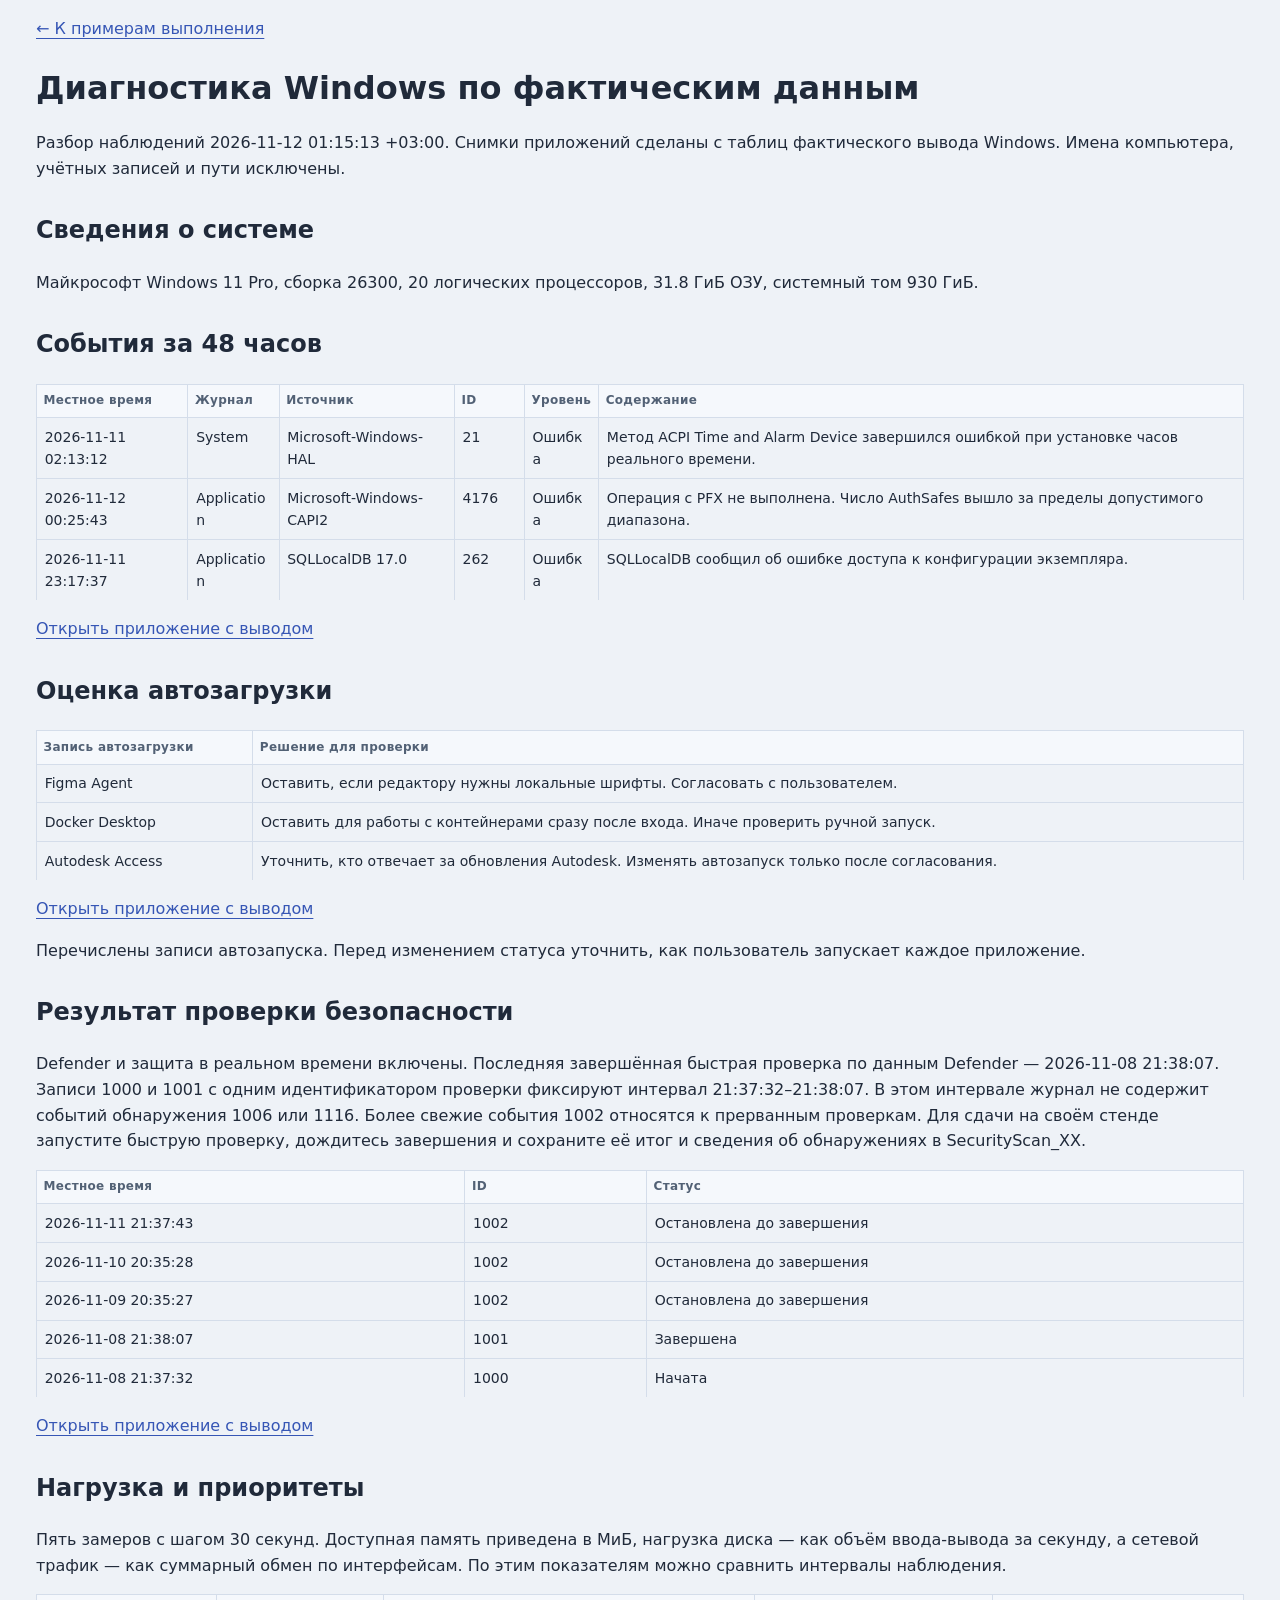
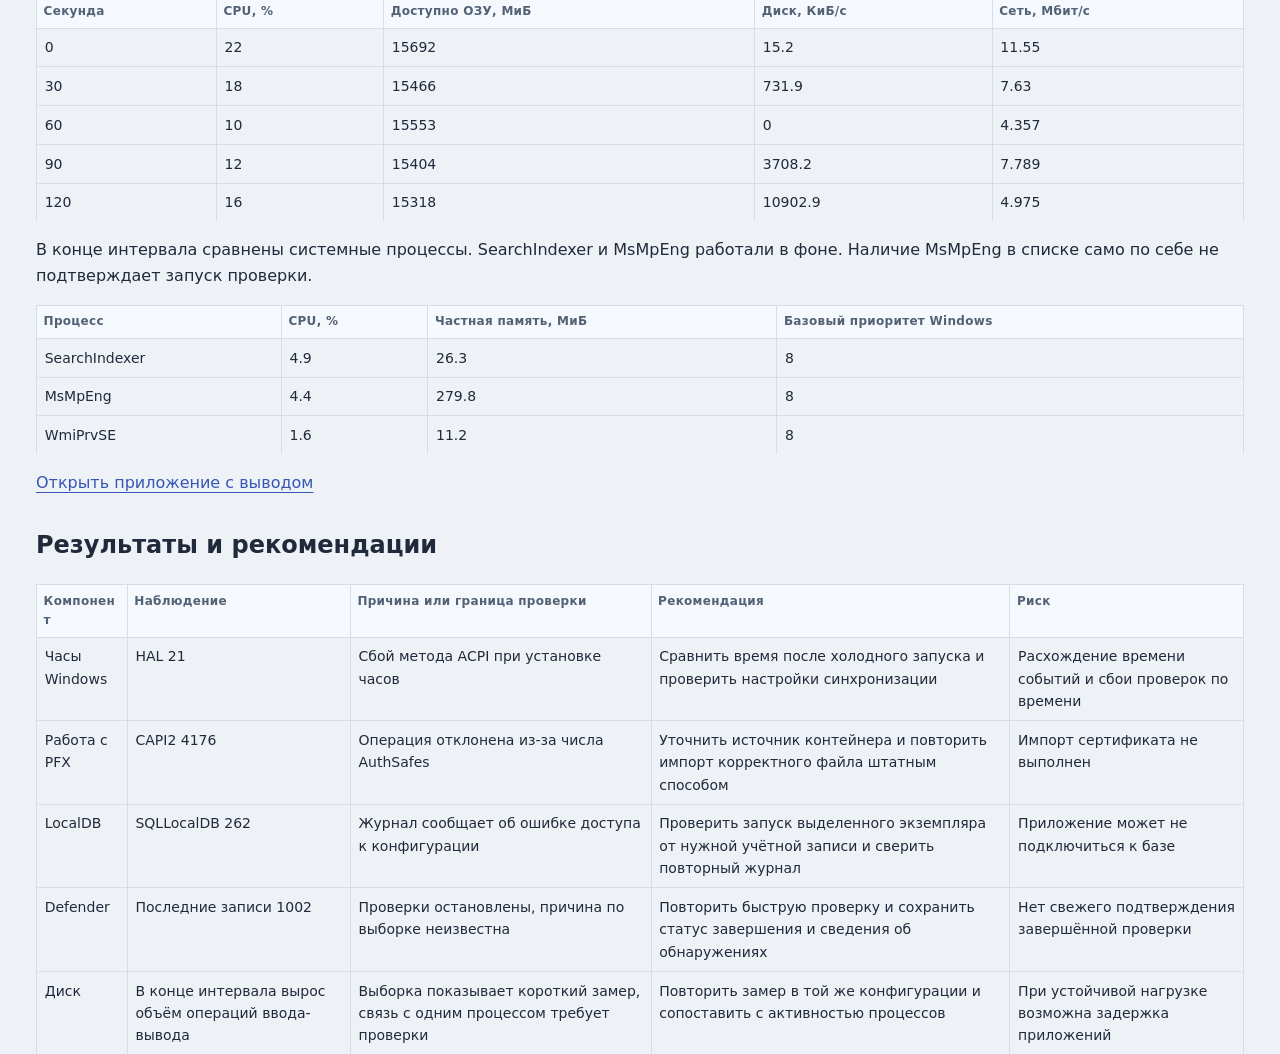
<file: examples/diagnostic-stand.html>
<!doctype html>
<html lang="ru"><meta charset="utf-8"><meta name="viewport" content="width=device-width,initial-scale=1">
<title>Диагностика Windows по фактическим данным</title>
<link rel="stylesheet" href="../style.css"><link rel="stylesheet" href="../prog.css"><link rel="stylesheet" href="solution.css">
<main class="shell">
<header class="route-heading"><p><a href="../index.html?mode=examples">← К примерам выполнения</a></p><h1>Диагностика Windows по фактическим данным</h1></header>
<article class="route-panel solution-document">
<p>Разбор наблюдений 2026-11-12 01:15:13 +03:00. Снимки приложений сделаны с таблиц фактического вывода Windows. Имена компьютера, учётных записей и пути исключены.</p>
<h2>Сведения о системе</h2><p>Майкрософт Windows 11 Pro, сборка 26300, 20 логических процессоров, 31.8 ГиБ ОЗУ, системный том 930 ГиБ.</p>
<h2>События за 48 часов</h2><table><thead><tr><th scope="col">Местное время</th><th scope="col">Журнал</th><th scope="col">Источник</th><th scope="col">ID</th><th scope="col">Уровень</th><th scope="col">Содержание</th></tr></thead><tbody><tr><td>2026-11-11 02:13:12</td><td>System</td><td>Microsoft-Windows-HAL</td><td>21</td><td>Ошибка</td><td>Метод ACPI Time and Alarm Device завершился ошибкой при установке часов реального времени.</td></tr><tr><td>2026-11-12 00:25:43</td><td>Application</td><td>Microsoft-Windows-CAPI2</td><td>4176</td><td>Ошибка</td><td>Операция с PFX не выполнена. Число AuthSafes вышло за пределы допустимого диапазона.</td></tr><tr><td>2026-11-11 23:17:37</td><td>Application</td><td>SQLLocalDB 17.0</td><td>262</td><td>Ошибка</td><td>SQLLocalDB сообщил об ошибке доступа к конфигурации экземпляра.</td></tr></tbody></table><p><a href="../assets/learning-results/diagnostic-events.png">Открыть приложение с выводом</a></p>
<h2>Оценка автозагрузки</h2><table><thead><tr><th scope="col">Запись автозагрузки</th><th scope="col">Решение для проверки</th></tr></thead><tbody><tr><td>Figma Agent</td><td>Оставить, если редактору нужны локальные шрифты. Согласовать с пользователем.</td></tr><tr><td>Docker Desktop</td><td>Оставить для работы с контейнерами сразу после входа. Иначе проверить ручной запуск.</td></tr><tr><td>Autodesk Access</td><td>Уточнить, кто отвечает за обновления Autodesk. Изменять автозапуск только после согласования.</td></tr></tbody></table><p><a href="../assets/learning-results/diagnostic-startup.png">Открыть приложение с выводом</a></p>
<p>Перечислены записи автозапуска. Перед изменением статуса уточнить, как пользователь запускает каждое приложение.</p>
<h2>Результат проверки безопасности</h2>
<p>Defender и защита в реальном времени включены. Последняя завершённая быстрая проверка по данным Defender — 2026-11-08 21:38:07. Записи 1000 и 1001 с одним идентификатором проверки фиксируют интервал 21:37:32–21:38:07. В этом интервале журнал не содержит событий обнаружения 1006 или 1116. Более свежие события 1002 относятся к прерванным проверкам. Для сдачи на своём стенде запустите быструю проверку, дождитесь завершения и сохраните её итог и сведения об обнаружениях в SecurityScan_XX.</p>
<table><thead><tr><th scope="col">Местное время</th><th scope="col">ID</th><th scope="col">Статус</th></tr></thead><tbody><tr><td>2026-11-11 21:37:43</td><td>1002</td><td>Остановлена до завершения</td></tr><tr><td>2026-11-10 20:35:28</td><td>1002</td><td>Остановлена до завершения</td></tr><tr><td>2026-11-09 20:35:27</td><td>1002</td><td>Остановлена до завершения</td></tr><tr><td>2026-11-08 21:38:07</td><td>1001</td><td>Завершена</td></tr><tr><td>2026-11-08 21:37:32</td><td>1000</td><td>Начата</td></tr></tbody></table><p><a href="../assets/learning-results/diagnostic-defender.png">Открыть приложение с выводом</a></p>
<h2>Нагрузка и приоритеты</h2>
<p>Пять замеров с шагом 30 секунд. Доступная память приведена в МиБ, нагрузка диска — как объём ввода-вывода за секунду, а сетевой трафик — как суммарный обмен по интерфейсам. По этим показателям можно сравнить интервалы наблюдения.</p>
<table><thead><tr><th scope="col">Секунда</th><th scope="col">CPU, %</th><th scope="col">Доступно ОЗУ, МиБ</th><th scope="col">Диск, КиБ/с</th><th scope="col">Сеть, Мбит/с</th></tr></thead><tbody><tr><td>0</td><td>22</td><td>15692</td><td>15.2</td><td>11.55</td></tr><tr><td>30</td><td>18</td><td>15466</td><td>731.9</td><td>7.63</td></tr><tr><td>60</td><td>10</td><td>15553</td><td>0</td><td>4.357</td></tr><tr><td>90</td><td>12</td><td>15404</td><td>3708.2</td><td>7.789</td></tr><tr><td>120</td><td>16</td><td>15318</td><td>10902.9</td><td>4.975</td></tr></tbody></table>
<p>В конце интервала сравнены системные процессы. SearchIndexer и MsMpEng работали в фоне. Наличие MsMpEng в списке само по себе не подтверждает запуск проверки.</p>
<table><thead><tr><th scope="col">Процесс</th><th scope="col">CPU, %</th><th scope="col">Частная память, МиБ</th><th scope="col">Базовый приоритет Windows</th></tr></thead><tbody><tr><td>SearchIndexer</td><td>4.9</td><td>26.3</td><td>8</td></tr><tr><td>MsMpEng</td><td>4.4</td><td>279.8</td><td>8</td></tr><tr><td>WmiPrvSE</td><td>1.6</td><td>11.2</td><td>8</td></tr></tbody></table><p><a href="../assets/learning-results/diagnostic-load.png">Открыть приложение с выводом</a></p>
<h2>Результаты и рекомендации</h2>
<table><thead><tr><th scope="col">Компонент</th><th scope="col">Наблюдение</th><th scope="col">Причина или граница проверки</th><th scope="col">Рекомендация</th><th scope="col">Риск</th></tr></thead><tbody><tr><td>Часы Windows</td><td>HAL 21</td><td>Сбой метода ACPI при установке часов</td><td>Сравнить время после холодного запуска и проверить настройки синхронизации</td><td>Расхождение времени событий и сбои проверок по времени</td></tr><tr><td>Работа с PFX</td><td>CAPI2 4176</td><td>Операция отклонена из-за числа AuthSafes</td><td>Уточнить источник контейнера и повторить импорт корректного файла штатным способом</td><td>Импорт сертификата не выполнен</td></tr><tr><td>LocalDB</td><td>SQLLocalDB 262</td><td>Журнал сообщает об ошибке доступа к конфигурации</td><td>Проверить запуск выделенного экземпляра от нужной учётной записи и сверить повторный журнал</td><td>Приложение может не подключиться к базе</td></tr><tr><td>Defender</td><td>Последние записи 1002</td><td>Проверки остановлены, причина по выборке неизвестна</td><td>Повторить быструю проверку и сохранить статус завершения и сведения об обнаружениях</td><td>Нет свежего подтверждения завершённой проверки</td></tr><tr><td>Диск</td><td>В конце интервала вырос объём операций ввода-вывода</td><td>Выборка показывает короткий замер, связь с одним процессом требует проверки</td><td>Повторить замер в той же конфигурации и сопоставить с активностью процессов</td><td>При устойчивой нагрузке возможна задержка приложений</td></tr></tbody></table>
</article></main></html>
</file>
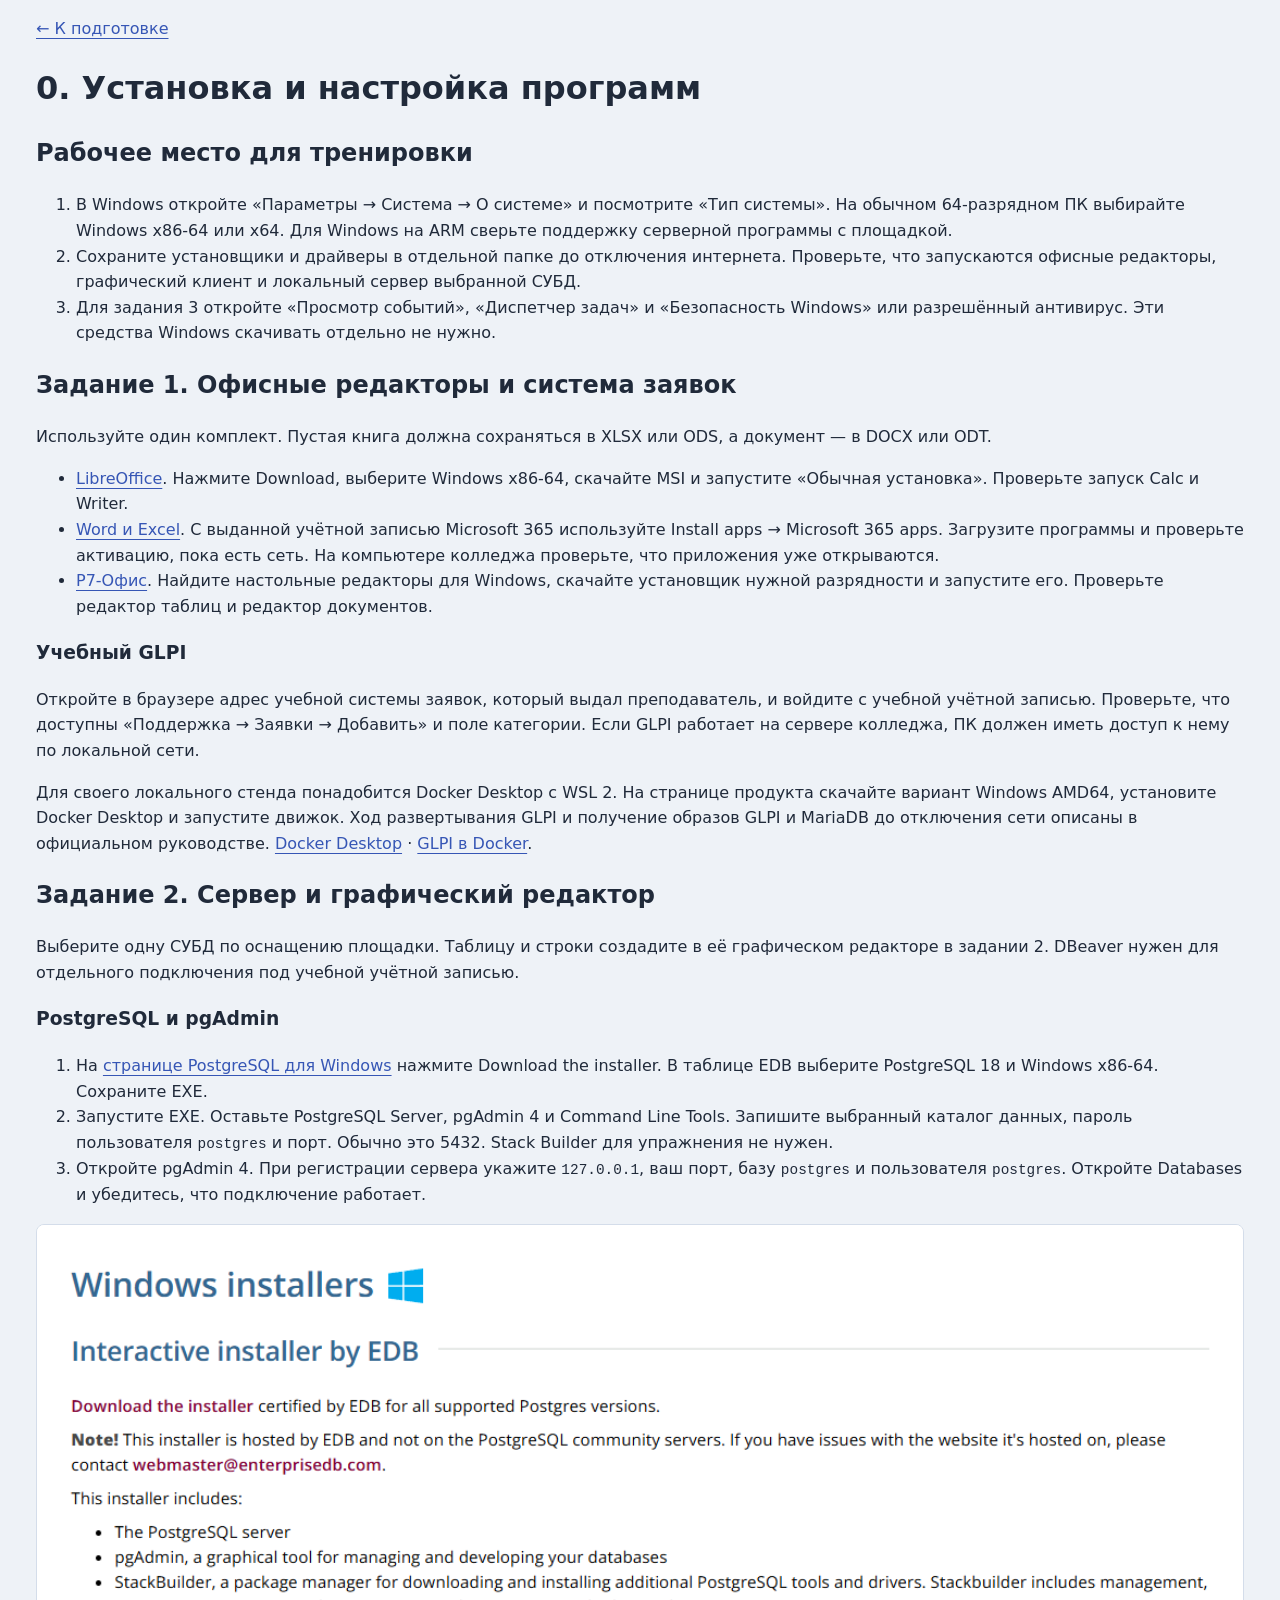
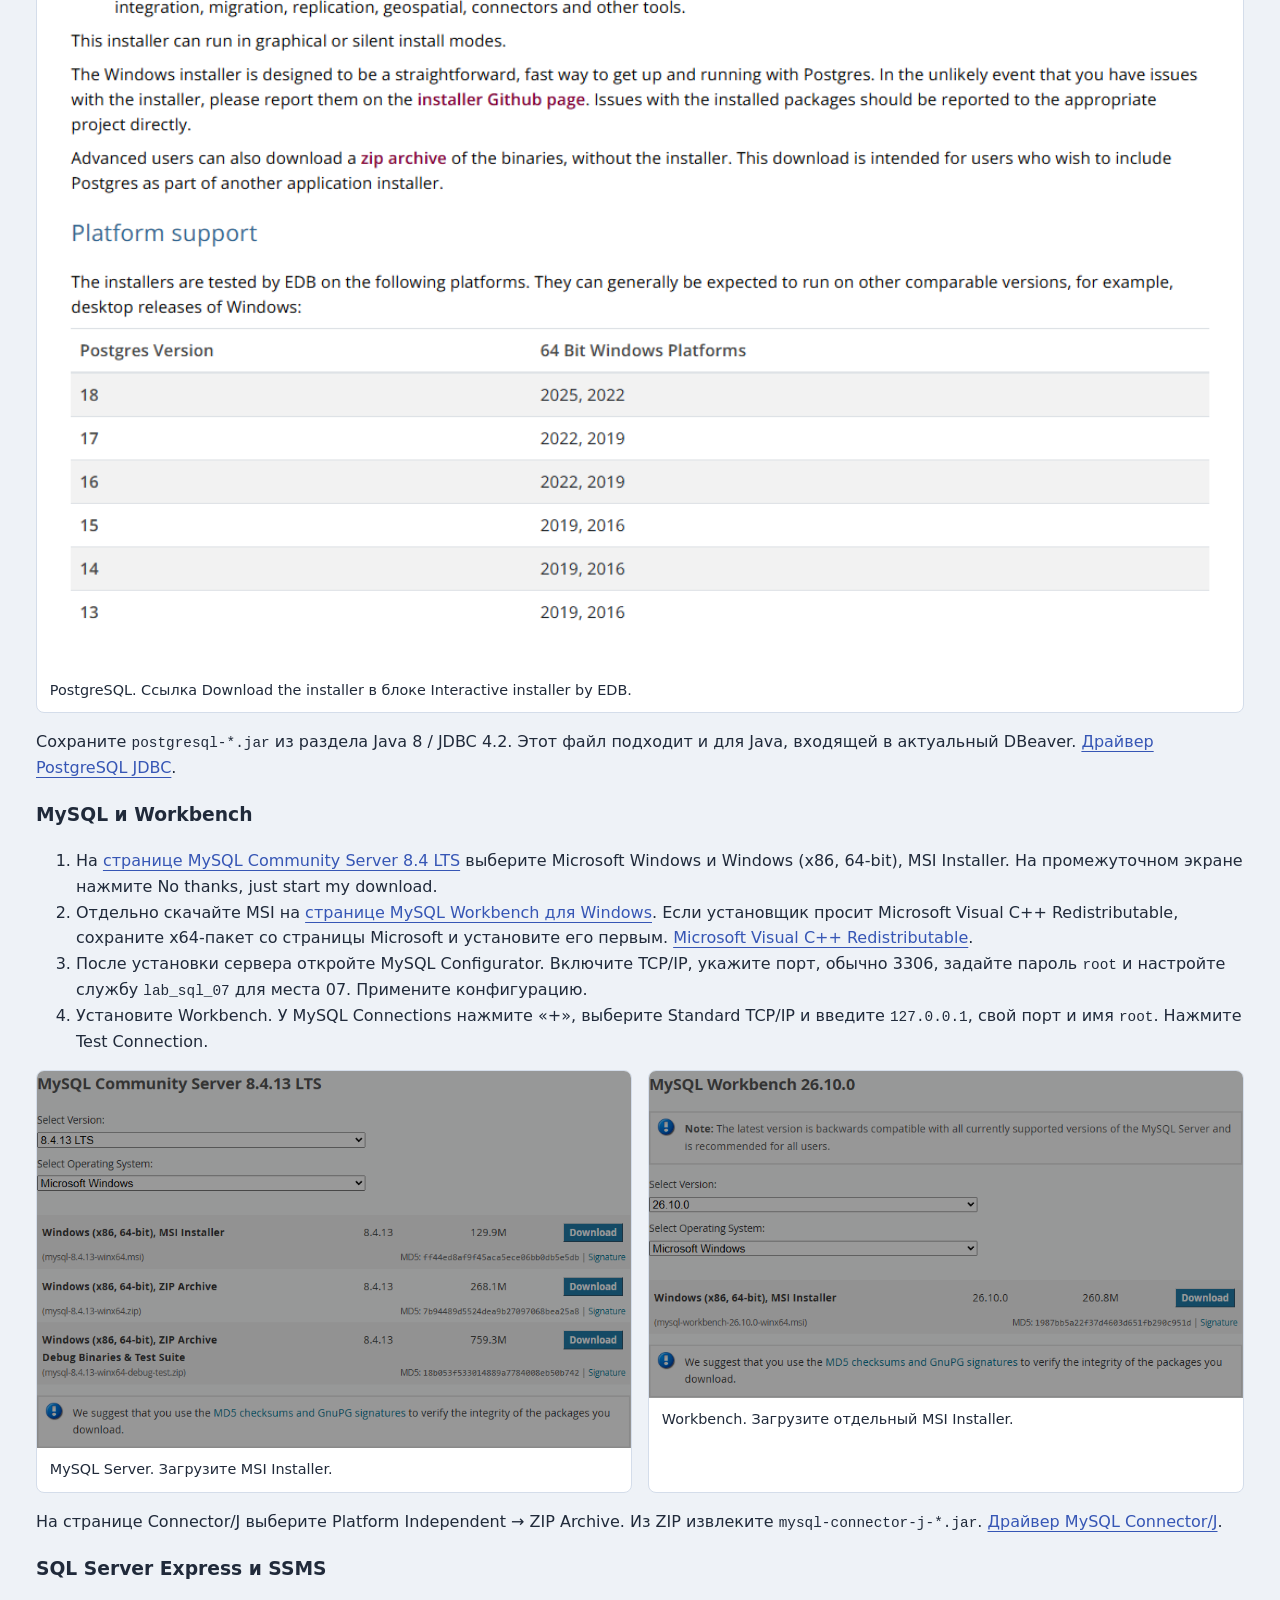
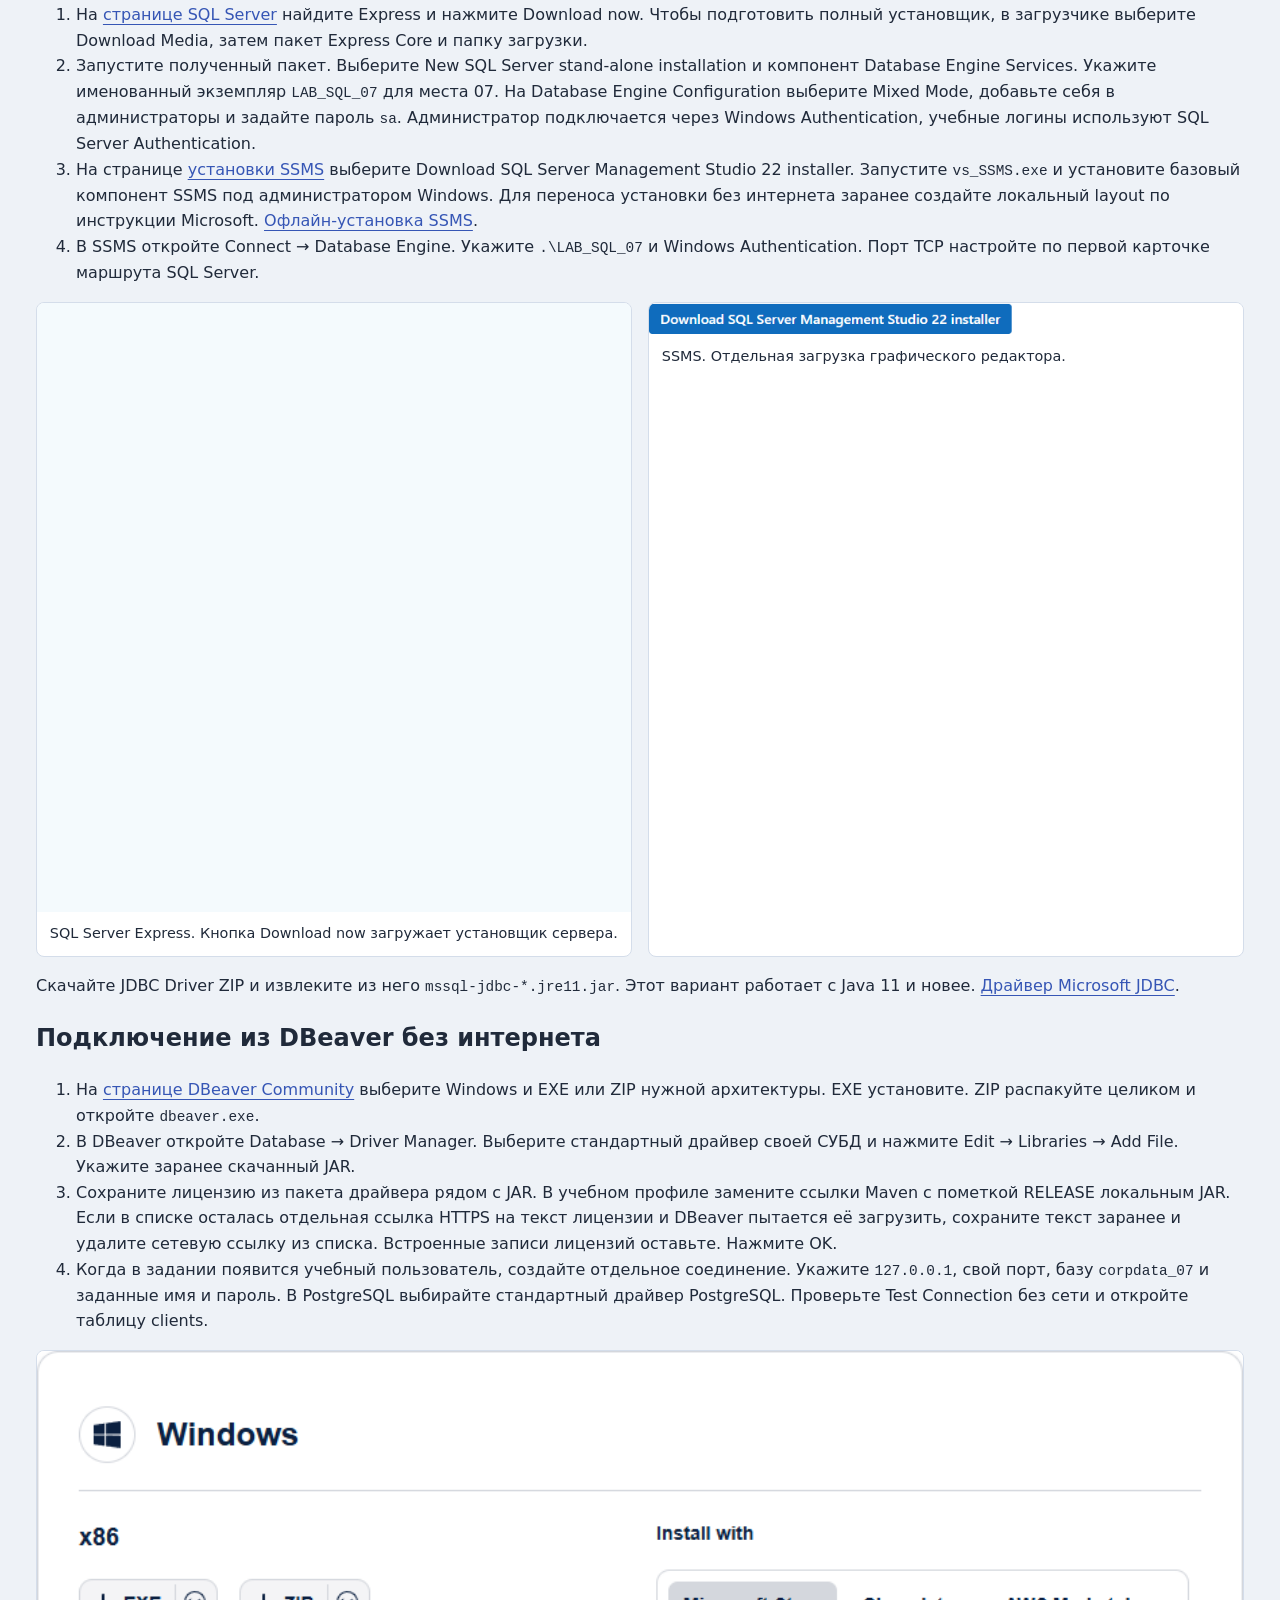
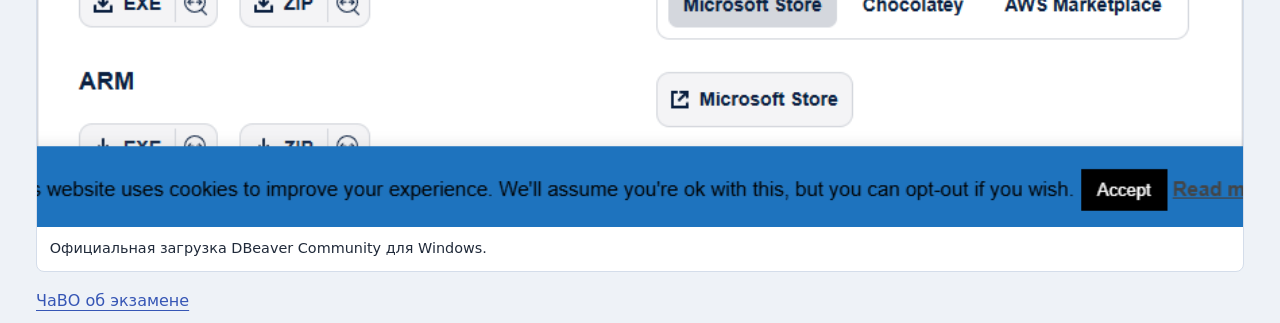
<file: examples/learning-preparation.html>
<!doctype html>
<html lang="ru">
<head>
  <meta charset="utf-8">
  <meta name="viewport" content="width=device-width, initial-scale=1">
  <title>Установка программ · Оператор технической поддержки</title>
  <link rel="stylesheet" href="../style.css">
  <link rel="stylesheet" href="../prog.css">
  <link rel="stylesheet" href="solution.css">
  <style>pre { white-space: pre-wrap; } code { overflow-wrap: anywhere; }</style>
</head>
<body>
<main class="shell">
  <header class="route-heading">
    <p><a href="../index.html?mode=learn&amp;module=documents&amp;view=steps">← К подготовке</a></p>
    <h1>0. Установка и настройка программ</h1>
  </header>
  <article class="route-panel">
    <h2>Рабочее место для тренировки</h2>
    <ol>
      <li>В Windows откройте «Параметры → Система → О системе» и посмотрите «Тип системы». На обычном 64-разрядном ПК выбирайте Windows x86-64 или x64. Для Windows на ARM сверьте поддержку серверной программы с площадкой.</li>
      <li>Сохраните установщики и драйверы в отдельной папке до отключения интернета. Проверьте, что запускаются офисные редакторы, графический клиент и локальный сервер выбранной СУБД.</li>
      <li>Для задания 3 откройте «Просмотр событий», «Диспетчер задач» и «Безопасность Windows» или разрешённый антивирус. Эти средства Windows скачивать отдельно не нужно.</li>
    </ol>
  </article>
  <article class="route-panel" id="office">
    <h2>Задание 1. Офисные редакторы и система заявок</h2>
    <p>Используйте один комплект. Пустая книга должна сохраняться в XLSX или ODS, а документ — в DOCX или ODT.</p>
    <ul>
      <li><a href="https://www.libreoffice.org/download/download-libreoffice/">LibreOffice</a>. Нажмите Download, выберите Windows x86-64, скачайте MSI и запустите «Обычная установка». Проверьте запуск Calc и Writer.</li>
      <li><a href="https://support.microsoft.com/en-us/office/download-and-install-or-reinstall-microsoft-365-or-office-2024-on-a-pc-or-mac-4414eaaf-0478-48be-9c42-23adc4716658">Word и Excel</a>. С выданной учётной записью Microsoft 365 используйте Install apps → Microsoft 365 apps. Загрузите программы и проверьте активацию, пока есть сеть. На компьютере колледжа проверьте, что приложения уже открываются.</li>
      <li><a href="https://r7-office.ru/download">Р7-Офис</a>. Найдите настольные редакторы для Windows, скачайте установщик нужной разрядности и запустите его. Проверьте редактор таблиц и редактор документов.</li>
    </ul>
    <h3>Учебный GLPI</h3>
    <p>Откройте в браузере адрес учебной системы заявок, который выдал преподаватель, и войдите с учебной учётной записью. Проверьте, что доступны «Поддержка → Заявки → Добавить» и поле категории. Если GLPI работает на сервере колледжа, ПК должен иметь доступ к нему по локальной сети.</p>
    <p>Для своего локального стенда понадобится Docker Desktop с WSL 2. На странице продукта скачайте вариант Windows AMD64, установите Docker Desktop и запустите движок. Ход развертывания GLPI и получение образов GLPI и MariaDB до отключения сети описаны в официальном руководстве. <a href="https://www.docker.com/products/docker-desktop/">Docker Desktop</a> · <a href="https://help.glpi-project.org/tutorials/fr/procedures/running_glpi_on_docker">GLPI в Docker</a>.</p>
  </article>
  <article class="route-panel" id="database">
    <h2>Задание 2. Сервер и графический редактор</h2>
    <p>Выберите одну СУБД по оснащению площадки. Таблицу и строки создадите в её графическом редакторе в задании 2. DBeaver нужен для отдельного подключения под учебной учётной записью.</p>
    <section id="postgresql">
      <h3>PostgreSQL и pgAdmin</h3>
      <ol>
        <li>На <a href="https://www.postgresql.org/download/windows/">странице PostgreSQL для Windows</a> нажмите Download the installer. В таблице EDB выберите PostgreSQL 18 и Windows x86-64. Сохраните EXE.</li>
        <li>Запустите EXE. Оставьте PostgreSQL Server, pgAdmin 4 и Command Line Tools. Запишите выбранный каталог данных, пароль пользователя <code>postgres</code> и порт. Обычно это 5432. Stack Builder для упражнения не нужен.</li>
        <li>Откройте pgAdmin 4. При регистрации сервера укажите <code>127.0.0.1</code>, ваш порт, базу <code>postgres</code> и пользователя <code>postgres</code>. Откройте Databases и убедитесь, что подключение работает.</li>
      </ol>
      <div class="lesson-screenshots">
        <figure><a href="../assets/database-screens/download-postgres.png"><img src="../assets/database-screens/download-postgres.png" alt="Windows installers, ссылка Download the installer" loading="lazy"></a><figcaption>PostgreSQL. Ссылка Download the installer в блоке Interactive installer by EDB.</figcaption></figure>
      </div>
      <p>Сохраните <code>postgresql-*.jar</code> из раздела Java 8 / JDBC 4.2. Этот файл подходит и для Java, входящей в актуальный DBeaver. <a href="https://jdbc.postgresql.org/download/">Драйвер PostgreSQL JDBC</a>.</p>
    </section>
    <section id="mysql">
      <h3>MySQL и Workbench</h3>
      <ol>
        <li>На <a href="https://dev.mysql.com/downloads/mysql/8.4.html?os=3">странице MySQL Community Server 8.4 LTS</a> выберите Microsoft Windows и Windows (x86, 64-bit), MSI Installer. На промежуточном экране нажмите No thanks, just start my download.</li>
        <li>Отдельно скачайте MSI на <a href="https://dev.mysql.com/downloads/workbench/?os=3">странице MySQL Workbench для Windows</a>. Если установщик просит Microsoft Visual C++ Redistributable, сохраните x64-пакет со страницы Microsoft и установите его первым. <a href="https://learn.microsoft.com/en-us/cpp/windows/latest-supported-vc-redist">Microsoft Visual C++ Redistributable</a>.</li>
        <li>После установки сервера откройте MySQL Configurator. Включите TCP/IP, укажите порт, обычно 3306, задайте пароль <code>root</code> и настройте службу <code>lab_sql_07</code> для места 07. Примените конфигурацию.</li>
        <li>Установите Workbench. У MySQL Connections нажмите «+», выберите Standard TCP/IP и введите <code>127.0.0.1</code>, свой порт и имя <code>root</code>. Нажмите Test Connection.</li>
      </ol>
      <div class="lesson-screenshots">
        <figure><a href="../assets/database-screens/download-oracle.png"><img src="../assets/database-screens/download-oracle.png" alt="MySQL Server 8.4 LTS, Windows x86-64 MSI" loading="lazy"></a><figcaption>MySQL Server. Загрузите MSI Installer.</figcaption></figure>
        <figure><a href="../assets/database-screens/download-workbench.png"><img src="../assets/database-screens/download-workbench.png" alt="MySQL Workbench, Windows x86-64 MSI" loading="lazy"></a><figcaption>Workbench. Загрузите отдельный MSI Installer.</figcaption></figure>
      </div>
      <p>На странице Connector/J выберите Platform Independent → ZIP Archive. Из ZIP извлеките <code>mysql-connector-j-*.jar</code>. <a href="https://dev.mysql.com/downloads/connector/j/?os=26">Драйвер MySQL Connector/J</a>.</p>
    </section>
    <section id="sqlserver">
      <h3>SQL Server Express и SSMS</h3>
      <ol>
        <li>На <a href="https://www.microsoft.com/en-us/sql-server/sql-server-downloads">странице SQL Server</a> найдите Express и нажмите Download now. Чтобы подготовить полный установщик, в загрузчике выберите Download Media, затем пакет Express Core и папку загрузки.</li>
        <li>Запустите полученный пакет. Выберите New SQL Server stand-alone installation и компонент Database Engine Services. Укажите именованный экземпляр <code>LAB_SQL_07</code> для места 07. На Database Engine Configuration выберите Mixed Mode, добавьте себя в администраторы и задайте пароль <code>sa</code>. Администратор подключается через Windows Authentication, учебные логины используют SQL Server Authentication.</li>
        <li>На странице <a href="https://learn.microsoft.com/en-us/ssms/install/install">установки SSMS</a> выберите Download SQL Server Management Studio 22 installer. Запустите <code>vs_SSMS.exe</code> и установите базовый компонент SSMS под администратором Windows. Для переноса установки без интернета заранее создайте локальный layout по инструкции Microsoft. <a href="https://learn.microsoft.com/en-us/ssms/install/create-offline">Офлайн-установка SSMS</a>.</li>
        <li>В SSMS откройте Connect → Database Engine. Укажите <code>.\LAB_SQL_07</code> и Windows Authentication. Порт TCP настройте по первой карточке маршрута SQL Server.</li>
      </ol>
      <div class="lesson-screenshots">
        <figure><a href="../assets/database-screens/download-express.png"><img src="../assets/database-screens/download-express.png" alt="Карточка SQL Server Express и кнопка Download now" loading="lazy"></a><figcaption>SQL Server Express. Кнопка Download now загружает установщик сервера.</figcaption></figure>
        <figure><a href="../assets/database-screens/download-ssms.png"><img src="../assets/database-screens/download-ssms.png" alt="Ссылка Download SQL Server Management Studio 22 installer" loading="lazy"></a><figcaption>SSMS. Отдельная загрузка графического редактора.</figcaption></figure>
      </div>
      <p>Скачайте JDBC Driver ZIP и извлеките из него <code>mssql-jdbc-*.jre11.jar</code>. Этот вариант работает с Java 11 и новее. <a href="https://learn.microsoft.com/en-us/sql/connect/jdbc/download-microsoft-jdbc-driver-for-sql-server">Драйвер Microsoft JDBC</a>.</p>
    </section>
  </article>
  <article class="route-panel" id="dbeaver">
    <h2>Подключение из DBeaver без интернета</h2>
    <ol>
      <li>На <a href="https://dbeaver.io/download/#windows">странице DBeaver Community</a> выберите Windows и EXE или ZIP нужной архитектуры. EXE установите. ZIP распакуйте целиком и откройте <code>dbeaver.exe</code>.</li>
      <li>В DBeaver откройте Database → Driver Manager. Выберите стандартный драйвер своей СУБД и нажмите Edit → Libraries → Add File. Укажите заранее скачанный JAR.</li>
      <li>Сохраните лицензию из пакета драйвера рядом с JAR. В учебном профиле замените ссылки Maven с пометкой RELEASE локальным JAR. Если в списке осталась отдельная ссылка HTTPS на текст лицензии и DBeaver пытается её загрузить, сохраните текст заранее и удалите сетевую ссылку из списка. Встроенные записи лицензий оставьте. Нажмите OK.</li>
      <li>Когда в задании появится учебный пользователь, создайте отдельное соединение. Укажите <code>127.0.0.1</code>, свой порт, базу <code>corpdata_07</code> и заданные имя и пароль. В PostgreSQL выбирайте стандартный драйвер PostgreSQL. Проверьте Test Connection без сети и откройте таблицу clients.</li>
    </ol>
    <div class="lesson-screenshots">
      <figure><a href="../assets/database-screens/download-dbeaver.png"><img src="../assets/database-screens/download-dbeaver.png" alt="DBeaver Community для Windows, варианты EXE и ZIP" loading="lazy"></a><figcaption>Официальная загрузка DBeaver Community для Windows.</figcaption></figure>
    </div>
  </article>
  <article id="faq" class="route-panel">
    <p><a href="../index.html?mode=faq">ЧаВО об экзамене</a></p>
  </article>
</main>
</body>
</html>
</file>
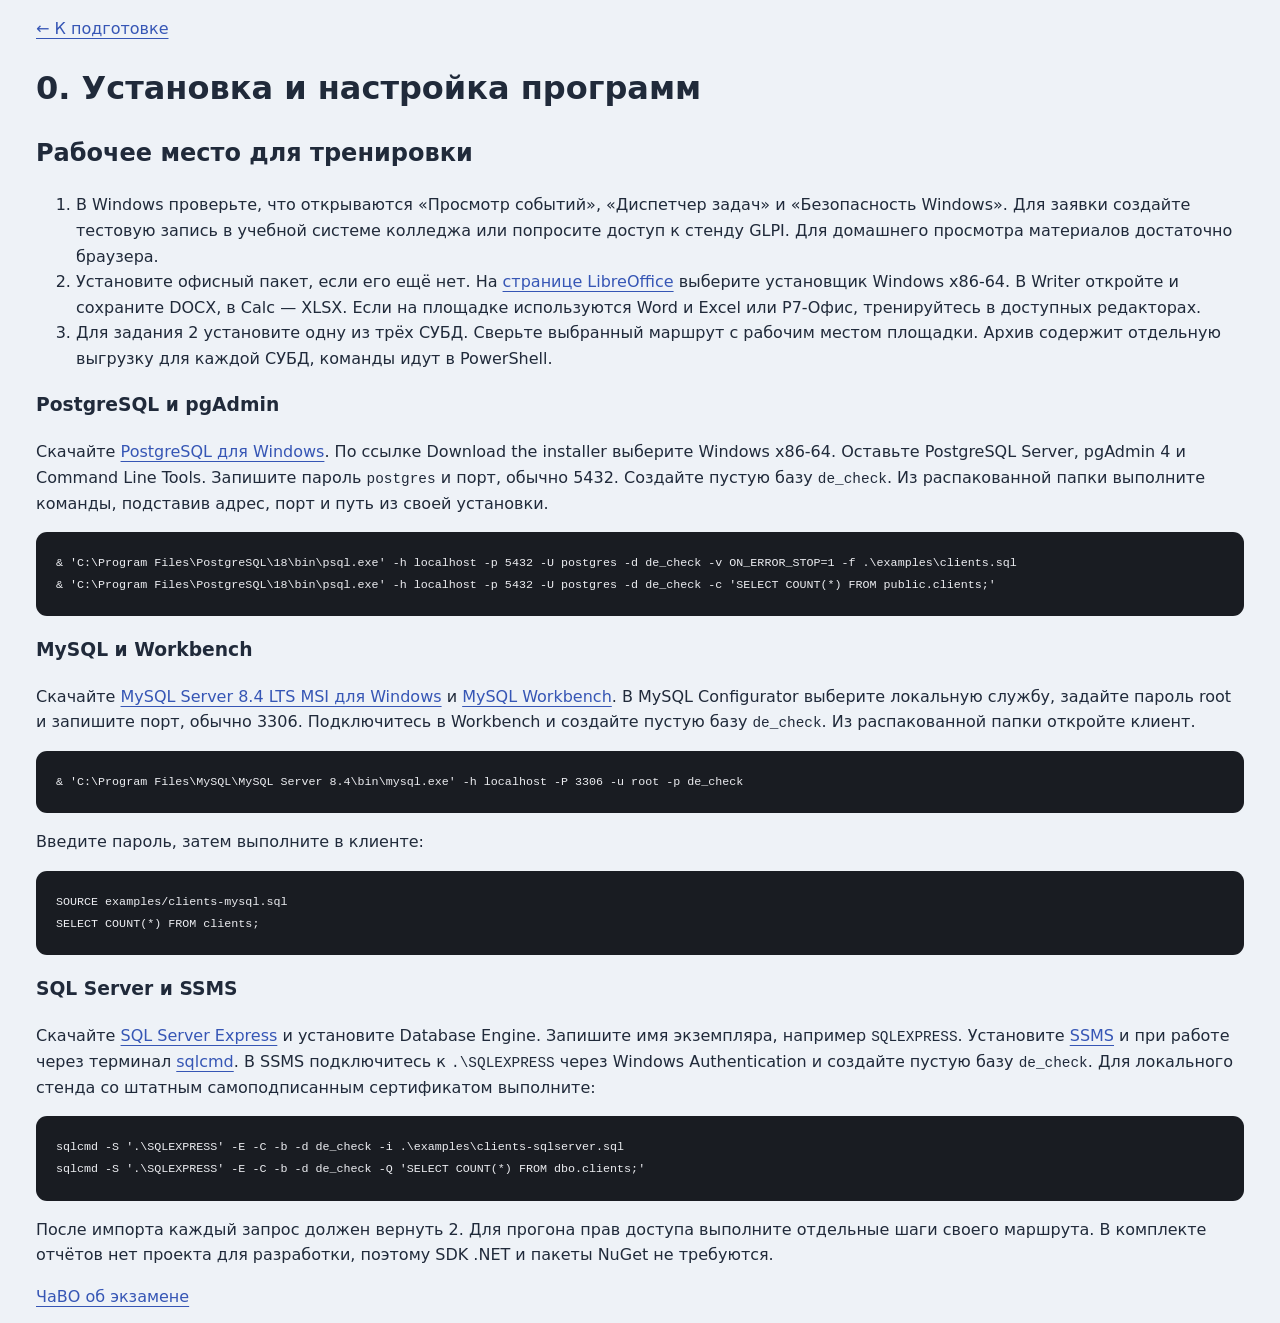
<file: examples/preparation.html>
<!doctype html>
<html lang="ru">
<head>
  <meta charset="utf-8">
  <meta name="viewport" content="width=device-width, initial-scale=1">
  <title>Установка программ · Оператор технической поддержки</title>
  <link rel="stylesheet" href="../style.css">
  <link rel="stylesheet" href="../prog.css">
  <link rel="stylesheet" href="solution.css">
  <style>pre { white-space: pre-wrap; } code { overflow-wrap: anywhere; }</style>
</head>
<body>
<main class="shell">
  <header class="route-heading">
    <p><a href="../index.html?mode=learn&amp;stage=documents">← К подготовке</a></p>
    <h1>0. Установка и настройка программ</h1>
  </header>
  <article class="route-panel">
    <h2>Рабочее место для тренировки</h2>
    <ol>
      <li>В Windows проверьте, что открываются «Просмотр событий», «Диспетчер задач» и «Безопасность Windows». Для заявки создайте тестовую запись в учебной системе колледжа или попросите доступ к стенду GLPI. Для домашнего просмотра материалов достаточно браузера.</li>
      <li>Установите офисный пакет, если его ещё нет. На <a href="https://www.libreoffice.org/download/?lang=en-US">странице LibreOffice</a> выберите установщик Windows x86-64. В Writer откройте и сохраните DOCX, в Calc — XLSX. Если на площадке используются Word и Excel или Р7-Офис, тренируйтесь в доступных редакторах.</li>
      <li>Для задания 2 установите одну из трёх СУБД. Сверьте выбранный маршрут с рабочим местом площадки. Архив содержит отдельную выгрузку для каждой СУБД, команды идут в PowerShell.</li>
    </ol>
    <h3 id="database">PostgreSQL и pgAdmin</h3>
    <p>Скачайте <a href="https://www.postgresql.org/download/windows/">PostgreSQL для Windows</a>. По ссылке Download the installer выберите Windows x86-64. Оставьте PostgreSQL Server, pgAdmin 4 и Command Line Tools. Запишите пароль <code>postgres</code> и порт, обычно 5432. Создайте пустую базу <code>de_check</code>. Из распакованной папки выполните команды, подставив адрес, порт и путь из своей установки.</p>
    <pre><code>&amp; 'C:\Program Files\PostgreSQL\18\bin\psql.exe' -h localhost -p 5432 -U postgres -d de_check -v ON_ERROR_STOP=1 -f .\examples\clients.sql
&amp; 'C:\Program Files\PostgreSQL\18\bin\psql.exe' -h localhost -p 5432 -U postgres -d de_check -c 'SELECT COUNT(*) FROM public.clients;'</code></pre>
    <h3>MySQL и Workbench</h3>
    <p>Скачайте <a href="https://dev.mysql.com/downloads/mysql/8.4.html?os=3">MySQL Server 8.4 LTS MSI для Windows</a> и <a href="https://dev.mysql.com/downloads/workbench/">MySQL Workbench</a>. В MySQL Configurator выберите локальную службу, задайте пароль root и запишите порт, обычно 3306. Подключитесь в Workbench и создайте пустую базу <code>de_check</code>. Из распакованной папки откройте клиент.</p>
    <pre><code>&amp; 'C:\Program Files\MySQL\MySQL Server 8.4\bin\mysql.exe' -h localhost -P 3306 -u root -p de_check</code></pre>
    <p>Введите пароль, затем выполните в клиенте:</p>
    <pre><code>SOURCE examples/clients-mysql.sql
SELECT COUNT(*) FROM clients;</code></pre>
    <h3>SQL Server и SSMS</h3>
    <p>Скачайте <a href="https://www.microsoft.com/en-us/download/details.aspx?id=108836">SQL Server Express</a> и установите Database Engine. Запишите имя экземпляра, например <code>SQLEXPRESS</code>. Установите <a href="https://learn.microsoft.com/en-us/ssms/install/install">SSMS</a> и при работе через терминал <a href="https://learn.microsoft.com/en-us/sql/tools/sqlcmd/sqlcmd-download-install">sqlcmd</a>. В SSMS подключитесь к <code>.\SQLEXPRESS</code> через Windows Authentication и создайте пустую базу <code>de_check</code>. Для локального стенда со штатным самоподписанным сертификатом выполните:</p>
    <pre><code>sqlcmd -S '.\SQLEXPRESS' -E -C -b -d de_check -i .\examples\clients-sqlserver.sql
sqlcmd -S '.\SQLEXPRESS' -E -C -b -d de_check -Q 'SELECT COUNT(*) FROM dbo.clients;'</code></pre>
    <p>После импорта каждый запрос должен вернуть 2. Для прогона прав доступа выполните отдельные шаги своего маршрута. В комплекте отчётов нет проекта для разработки, поэтому SDK .NET и пакеты NuGet не требуются.</p>
  </article>
  <article id="faq" class="route-panel">
    <p><a href="../index.html?mode=faq">ЧаВО об экзамене</a></p>
  </article>
</main>
</body>
</html>
</file>
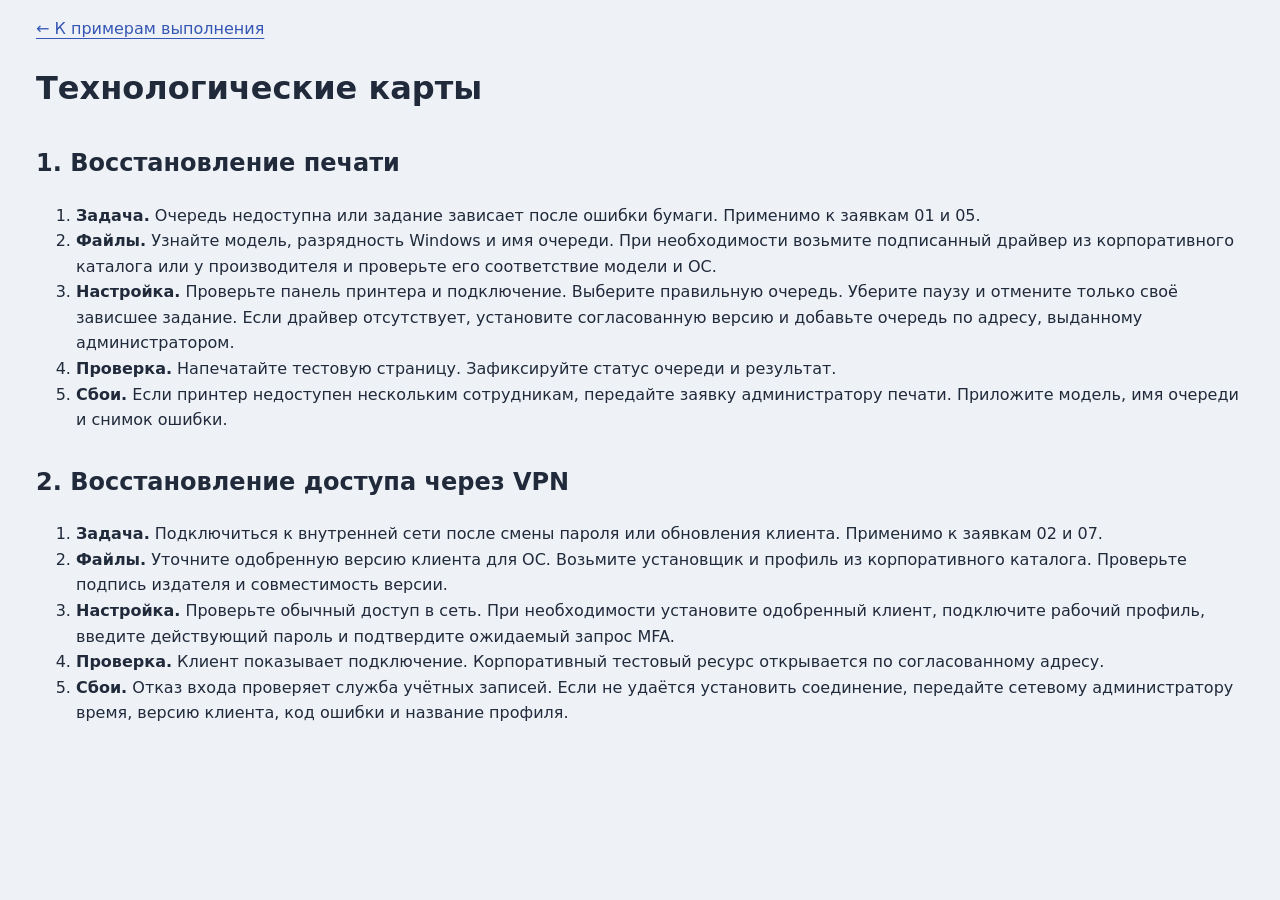
<file: examples/tech-cards.html>
<!doctype html>
<html lang="ru"><meta charset="utf-8"><meta name="viewport" content="width=device-width,initial-scale=1">
<title>Технологические карты · ДЭ 2027</title>
<link rel="stylesheet" href="../style.css"><link rel="stylesheet" href="../prog.css"><link rel="stylesheet" href="solution.css">
<main class="shell"><header class="route-heading"><p><a href="../index.html?mode=examples">← К примерам выполнения</a></p><h1>Технологические карты</h1></header>
<article class="route-panel solution-document">
<style>@media print { .tech-card + .tech-card { break-before: page; } }</style>
<section class="tech-card"><h2>1. Восстановление печати</h2>
<ol><li><b>Задача.</b> Очередь недоступна или задание зависает после ошибки бумаги. Применимо к заявкам 01 и 05.</li>
<li><b>Файлы.</b> Узнайте модель, разрядность Windows и имя очереди. При необходимости возьмите подписанный драйвер из корпоративного каталога или у производителя и проверьте его соответствие модели и ОС.</li>
<li><b>Настройка.</b> Проверьте панель принтера и подключение. Выберите правильную очередь. Уберите паузу и отмените только своё зависшее задание. Если драйвер отсутствует, установите согласованную версию и добавьте очередь по адресу, выданному администратором.</li>
<li><b>Проверка.</b> Напечатайте тестовую страницу. Зафиксируйте статус очереди и результат.</li>
<li><b>Сбои.</b> Если принтер недоступен нескольким сотрудникам, передайте заявку администратору печати. Приложите модель, имя очереди и снимок ошибки.</li></ol></section>
<section class="tech-card"><h2>2. Восстановление доступа через VPN</h2>
<ol><li><b>Задача.</b> Подключиться к внутренней сети после смены пароля или обновления клиента. Применимо к заявкам 02 и 07.</li>
<li><b>Файлы.</b> Уточните одобренную версию клиента для ОС. Возьмите установщик и профиль из корпоративного каталога. Проверьте подпись издателя и совместимость версии.</li>
<li><b>Настройка.</b> Проверьте обычный доступ в сеть. При необходимости установите одобренный клиент, подключите рабочий профиль, введите действующий пароль и подтвердите ожидаемый запрос MFA.</li>
<li><b>Проверка.</b> Клиент показывает подключение. Корпоративный тестовый ресурс открывается по согласованному адресу.</li>
<li><b>Сбои.</b> Отказ входа проверяет служба учётных записей. Если не удаётся установить соединение, передайте сетевому администратору время, версию клиента, код ошибки и название профиля.</li></ol></section></article></main></html>
</file>
<file: style.css>
:root{--red:#ed131c;--ink:#1c1c1c;--muted:#606773;--paper:#fff;--canvas:#f4f4f6;--line:#e0e1e5;--soft:#fafafb;--blue:#4561c8;--radius:16px;--shadow:0 12px 28px #11111106;color-scheme:light}*{box-sizing:border-box}body{margin:0;background:var(--canvas);color:var(--ink);font:16px/1.6 Arial,Helvetica,sans-serif}body.dark{--ink:#f4f4f6;--muted:#b8bdc6;--paper:#22252a;--canvas:#17191d;--line:#3a3d43;--soft:#282c32;color-scheme:dark}a{color:var(--blue);text-underline-offset:4px}button,select,input{font:inherit}button{cursor:pointer}button:disabled{cursor:not-allowed;opacity:.48}button,input,select,a{touch-action:manipulation}:focus-visible{outline:3px solid var(--blue);outline-offset:3px}.skip{position:absolute;left:20px;top:-80px;background:white;padding:14px;z-index:5}.skip:focus{top:8px}.shell{max-width:1440px;margin:auto;padding:0 36px}.top{min-height:100px;display:flex;justify-content:space-between;align-items:center;gap:24px}.brand{display:flex;align-items:center;gap:15px;color:var(--ink);text-decoration:none}.brand-emblem{display:grid;place-items:center;background:var(--red);color:white;font-size:23px;font-weight:800;width:54px;height:54px;border-radius:12px;letter-spacing:-2px}.brand img{max-width:135px;max-height:50px}.brand strong{display:block;font-size:15px}.brand small{display:block;font-size:13px;color:var(--muted);max-width:480px}.top-tools{display:flex;gap:9px}.btn{border:1px solid var(--line);background:var(--paper);color:var(--ink);border-radius:9px;padding:10px 15px;line-height:1.3;font-weight:600;min-height:43px}.btn:hover:not(:disabled){border-color:var(--ink)}.btn.primary{background:var(--red);border-color:var(--red);color:#fff}.btn.flat{background:transparent}.btn.full{width:100%}.hero{position:relative;overflow:hidden;background:#1c1c1c;color:white;padding:43px 46px 38px;border-radius:20px;margin-bottom:24px;min-height:290px}.hero:after{content:'';position:absolute;width:260px;height:260px;border:42px solid #ed131c;right:-65px;top:60px;transform:rotate(35deg);opacity:.68;pointer-events:none}.eyebrow{font-size:12px;font-weight:700;letter-spacing:1.8px;text-transform:uppercase;color:var(--muted);margin:0 0 13px}.hero .eyebrow{color:#bfc4cf}.hero h1{font-size:clamp(30px,3.1vw,45px);letter-spacing:-1.4px;line-height:1.13;margin:0 0 19px;max-width:900px;position:relative;z-index:1}.hero h1 span{color:#ff5961}.hero .lead{font-size:16px;max-width:850px;line-height:1.6;color:#d7d9df;position:relative;z-index:1}.hero-bottom{display:flex;gap:10px;flex-wrap:wrap;margin-top:25px;position:relative;z-index:1}.pill{padding:5px 10px;border:1px solid var(--line);border-radius:6px;font-size:12px;font-weight:600;display:inline-block;color:var(--muted);background:var(--paper)}.hero .pill{border-color:#424242;background:#252525;color:#e4e4e8}.notice{padding:15px 18px;border:1px solid var(--line);border-left:4px solid var(--red);background:var(--paper);border-radius:10px;font-size:14px;color:var(--muted);margin-bottom:24px}.notice b{color:var(--ink)}.notice p{margin:5px 0}.toolbar{display:flex;justify-content:space-between;align-items:center;gap:16px;flex-wrap:wrap;margin:26px 0 23px}.field{display:flex;align-items:center;gap:10px;font-size:14px;color:var(--muted)}.field label{font-weight:600}.field select{background:var(--paper);color:var(--ink);border:1px solid var(--line);border-radius:9px;padding:10px 14px;max-width:100%;min-height:44px}.tabs{display:flex;gap:5px;background:var(--paper);padding:5px;border:1px solid var(--line);border-radius:11px;flex-wrap:wrap}.tabs .btn{border:0;background:transparent;font-size:14px;font-weight:500}.tabs .btn.active{background:var(--ink);color:var(--paper)}.section-title{display:flex;justify-content:space-between;align-items:baseline;gap:20px;margin:25px 0 16px}.section-title h2{font-size:23px;line-height:1.3;margin:0;letter-spacing:-.5px}.section-title span{color:var(--muted);font-size:13px}.module-grid{display:grid;grid-template-columns:repeat(auto-fit,minmax(218px,1fr));gap:13px;margin-bottom:27px}.module{position:relative;text-align:left;display:flex;flex-direction:column;gap:12px;background:var(--paper);border:1px solid var(--line);border-radius:13px;padding:19px;color:var(--ink);box-shadow:var(--shadow);min-height:184px}.module.active{border:2px solid var(--red);padding:18px}.module .module-num{font-size:12px;letter-spacing:1.5px;color:var(--muted);font-weight:700}.module h3{font-size:15px;line-height:1.45;margin:0;flex:1;overflow-wrap:anywhere}.module .module-bottom{display:flex;justify-content:space-between;align-items:center;gap:8px;font-size:12px;color:var(--muted)}.module strong{font-size:17px;color:var(--ink);white-space:nowrap}.workspace{display:grid;grid-template-columns:minmax(0,1fr) 320px;gap:24px;align-items:start}.article{background:var(--paper);padding:33px;border:1px solid var(--line);border-radius:var(--radius);min-width:0;box-shadow:var(--shadow)}.article h2{font-size:29px;line-height:1.2;letter-spacing:-.6px;margin:13px 0}.subtitle{color:var(--muted);margin:10px 0 24px;font-size:15px}.article h3{font-size:20px;line-height:1.3;margin:30px 0 13px}.article h4{font-size:16px;margin:17px 0 7px}.article p{margin:10px 0}.article ul,.article ol{padding-left:25px}.article li{margin:7px 0}.rule{background:var(--soft);border-radius:10px;padding:16px 20px;margin:20px 0;border-left:3px solid var(--red);font-size:14px;color:var(--muted)}.rule strong{color:var(--ink)}.section-code{color:var(--red);font-size:12px;letter-spacing:1.3px;font-weight:700}.data-note{font-size:14px;color:var(--muted)}.scroll-table{overflow:auto;border:1px solid var(--line);border-radius:9px;max-width:100%;margin:15px 0}table{border-collapse:collapse;width:100%;text-align:left;font-size:14px}th{background:var(--soft);font-weight:600;font-size:12px;color:var(--muted);letter-spacing:.3px}th,td{padding:11px 13px;vertical-align:top;border-bottom:1px solid var(--line)}tr:last-child td{border-bottom:0}td{min-width:70px;overflow-wrap:anywhere}details{border-bottom:1px solid var(--line);padding:10px 0}summary{cursor:pointer;font-weight:600;padding:5px 0}details p{color:var(--muted);font-size:15px}.step{display:flex;gap:16px;margin:22px 0}.step .step-no{background:var(--soft);border:1px solid var(--line);border-radius:9px;min-width:33px;height:33px;display:grid;place-items:center;color:var(--red);font-size:13px;font-weight:700}.step h4{margin:1px 0 6px}.step p{margin:0;font-size:15px}.software-tabs{display:flex;gap:7px;flex-wrap:wrap;margin:15px 0}.software-tabs .btn{font-size:13px}.software-tabs .btn.active{border-color:var(--red);color:var(--red)}pre{background:#191c22;color:#ecedf1;border-radius:11px;padding:20px;overflow:auto;max-width:100%;font:13px/1.7 Consolas,monospace;tab-size:4}code{font-family:Consolas,monospace;font-size:.9em}.timer-card{position:sticky;top:20px;background:var(--paper);border:1px solid var(--line);border-radius:var(--radius);overflow:hidden}.timer-top{background:#1c1c1c;color:white;padding:22px}.timer-top .eyebrow{color:#b5b9c2;font-size:11px}.timer-digits{font:43px/1.25 Consolas,monospace;letter-spacing:-1px;margin:8px 0}.timer-track{height:4px;background:#4a4a4a;border-radius:3px;margin-top:17px;overflow:hidden}.timer-fill{display:block;height:100%;background:var(--red);width:0}.timer-status{font-size:12px;color:#d3d7df;min-height:20px}.timer-body{padding:21px}.timer-note{font-size:13px;color:var(--muted);line-height:1.55;margin:0 0 16px}.timer-actions{display:grid;grid-template-columns:1fr 1fr;gap:9px}.timer-actions .btn{font-size:13px;padding:10px 8px}.timer-actions .btn:first-child{grid-column:1/-1}.timer-meta{margin:17px 0;font-size:12px;color:var(--muted);border-top:1px solid var(--line);padding-top:15px}.timer-meta p{margin:7px 0}.timer-card .download{border-top:1px solid var(--line);padding:20px}.download p{color:var(--muted);font-size:12px;margin:10px 0 0}.variant-box{padding:18px;background:var(--soft);border-radius:12px;margin:19px 0}.variant-box label{display:block;font-weight:600;margin-bottom:8px}.variant-box select{width:100%;min-width:0;padding:11px;background:var(--paper);color:var(--ink);border:1px solid var(--line);border-radius:8px;font-size:14px}.variant-box p{font-size:13px;color:var(--muted);margin:9px 0 0}.pending{padding:40px 33px;border:1px solid var(--line);border-radius:16px;background:var(--paper);max-width:1000px;margin-bottom:35px}.pending h2{font-size:29px;line-height:1.25}.pending p{color:var(--muted)}.sources{padding:23px;margin-top:25px;border:1px solid var(--line);border-radius:12px;background:var(--paper);font-size:14px;color:var(--muted);overflow-wrap:anywhere}.sources summary{color:var(--ink)}footer{padding:35px 0;display:flex;gap:16px;justify-content:space-between;color:var(--muted);font-size:12px}.status-inline{display:flex;gap:8px;flex-wrap:wrap}.small{font-size:13px;color:var(--muted)}.empty{min-height:220px;padding:20px 0}.toast{position:fixed;bottom:20px;left:50%;transform:translateX(-50%);background:var(--ink);color:var(--paper);padding:13px 23px;border-radius:10px;max-width:90vw;z-index:10;font-size:14px}.hidden{display:none!important}.image-strip{display:grid;grid-template-columns:1fr 1fr;gap:10px;margin:17px 0}.image-strip img{width:100%;border-radius:8px}.source-link{font-size:12px}.divider{border:0;border-top:1px solid var(--line);margin:30px 0}.public-note{font-size:13px;color:var(--muted);margin-top:25px}.fail{color:var(--red)}@media(max-width:1100px){.workspace{grid-template-columns:minmax(0,1fr) 292px}.shell{padding:0 25px}.hero{padding:34px}.article{padding:25px}.module-grid{grid-template-columns:repeat(3,1fr)}}@media(max-width:780px){.workspace{grid-template-columns:1fr}.timer-card{position:static;order:-1}.timer-top{padding:20px}.timer-digits{font-size:36px}.timer-actions{grid-template-columns:repeat(4,1fr)}.timer-actions .btn:first-child{grid-column:auto}.timer-body{padding:17px}.timer-note{margin-bottom:12px}.module-grid{grid-template-columns:repeat(2,1fr)}.top{min-height:90px}.top-tools .fullscreen{display:none}.hero:after{opacity:.2}.hero .lead{max-width:none}.brand small{max-width:350px}.article h2{font-size:26px}}@media(max-width:480px){.shell{padding:0 16px}.top{gap:9px}.brand{gap:9px}.brand-emblem{min-width:42px;width:42px;height:45px;font-size:20px}.brand strong{font-size:12px}.brand small{font-size:11px;max-width:216px;line-height:1.4}.top-tools .btn{padding:9px;font-size:12px}.hero{padding:25px 22px;border-radius:14px;min-height:0}.hero h1{font-size:31px;letter-spacing:-1px}.hero .lead{font-size:14px}.hero-bottom{gap:6px}.hero .pill{font-size:10px}.notice{font-size:12px;padding:13px}.toolbar{gap:13px}.tabs{width:100%;gap:1px}.tabs .btn{padding:9px 10px;font-size:12px;flex:1}.field{width:100%;justify-content:space-between}.section-title{align-items:start}.section-title h2{font-size:21px}.section-title span{font-size:11px;text-align:right;max-width:140px}.module{padding:13px;gap:9px;min-height:182px}.module.active{padding:12px}.module h3{font-size:13px}.module .module-bottom{align-items:start;flex-direction:column;font-size:10px}.module strong{font-size:16px}.article{padding:23px 18px;border-radius:12px}.article h2{font-size:25px}.article h3{font-size:19px}.article p,.article li{font-size:14px}.timer-actions{grid-template-columns:1fr 1fr}.timer-actions .btn:first-child{grid-column:auto}.timer-digits{font-size:40px}.step{gap:10px}.step h4{font-size:15px}.step p{font-size:14px}.sources{padding:18px;font-size:12px}.image-strip{grid-template-columns:1fr}.pending{padding:22px}.pending h2{font-size:25px}footer{display:block}footer span{display:block;margin:8px 0}.timer-meta{margin-bottom:0}.article td,.article th{font-size:12px;padding:9px}pre{font-size:12px;padding:14px}}
@media print{body{background:white;color:black}.top-tools,.toolbar,.module-grid,.timer-card,.hero,.notice,.sources,footer,.software-tabs,.variant-box,.btn,.skip{display:none!important}.shell{max-width:none;padding:0}.workspace{display:block}.article{border:0;padding:0;box-shadow:none}.article h2{font-size:20pt}details{display:block}pre{white-space:pre-wrap;color:black;background:white;border:1px solid #ccc}table{font-size:10pt}tr{break-inside:avoid}}

/* Shared template v0.2: exam map and interchangeable stack example. */
.exam-map,.stack-panel{background:var(--paper);border:1px solid var(--line);border-radius:16px;padding:26px;margin:24px 0}.map-heading{display:flex;align-items:center;gap:32px}.map-heading>div:first-child{flex:1}.map-heading h2{font-size:26px;line-height:1.25;margin:10px 0}.map-heading p{color:var(--muted);margin:0}.map-total{min-width:135px;display:flex;flex-direction:column}.map-total strong{font-size:44px;line-height:1.2;letter-spacing:-2px}.map-total span{color:var(--muted);font-size:12px}.exam-map td:last-child{color:var(--red);font-size:18px;width:100px}.exam-map details{border:0}.stack-grid{display:grid;grid-template-columns:repeat(3,minmax(0,1fr));gap:16px;margin:20px 0}.stack-grid label{font-size:14px;font-weight:bold}.stack-grid select{display:block;width:100%;margin-top:8px;padding:12px;border:1px solid var(--line);background:var(--paper);color:var(--ink);border-radius:8px}.stack-contract{padding:16px;border-left:3px solid var(--red);background:var(--soft);font-size:14px}.stack-panel details{border:0}.stack-panel summary{font-size:20px}#theme{font-size:25px;line-height:1;width:48px;padding:8px}.brand-emblem{flex-shrink:0}body.dark{--blue:#a9baff;--red:#ff5862}.hero{min-height:235px;padding-top:32px;padding-bottom:30px}.hero h1{font-size:clamp(28px,3vw,40px)}
@media(max-width:780px){.map-heading{flex-wrap:wrap;gap:20px}.map-heading>div:first-child{flex-basis:100%}.map-total strong{font-size:36px}.stack-grid{grid-template-columns:1fr}.exam-map,.stack-panel{padding:20px}.map-heading h2{font-size:23px}.stack-panel summary{font-size:18px}}
@media print{.stack-panel{display:none}.exam-map{border:0;padding:0}.map-total strong{font-size:24pt}}
@media(max-width:480px){.exam-map th:first-child,.exam-map td:first-child{display:none}.exam-map th,.exam-map td{padding:10px 8px;min-width:0}.exam-map td:last-child{width:56px}.exam-map table{table-layout:fixed}.exam-map th:last-child{width:64px;font-size:10px}.exam-map .scroll-table{margin-left:-8px;margin-right:-8px}.exam-map td:nth-child(2){overflow-wrap:normal}}
</file>
<file: route.css>
:root{--route-active:#fff0f1;--route-note:var(--soft)}
body.dark{--route-active:#3b2529}
body{font-family:Arial,sans-serif}.shell{max-width:1540px;padding:0 28px}.top{min-height:90px}.brand-emblem{background:var(--red);width:45px;height:45px;font-size:18px}.brand strong{font-size:17px}.brand small{font-size:12px}.top-tools{align-items:center;flex-wrap:wrap}.top-tools select{max-width:180px;background:var(--paper);color:var(--ink);padding:9px;border:1px solid var(--line);border-radius:8px}.top-tools label{font-size:12px;color:var(--muted)}.btn{font-size:13px;font-weight:600;border-radius:8px}.btn.primary{background:var(--red);color:#fff}.dark .btn.primary{color:#271b20}.site-nav{display:flex;gap:6px;flex-wrap:wrap;border-bottom:1px solid var(--line);padding:0 0 16px;margin:0}.site-nav .btn{border-color:transparent;background:transparent;color:var(--muted)}.site-nav .btn.active{color:var(--red);background:var(--route-active);border-color:transparent}.site-nav .nav-separator{margin-left:auto}.route-layout{display:grid;grid-template-columns:210px minmax(0,1fr);gap:28px;padding:28px 0}.route-sidebar{padding:18px 12px;background:var(--paper);border:1px solid var(--line);border-radius:12px;align-self:start}.route-label,.page-kicker,.step-caption{font-size:11px;font-weight:700;letter-spacing:1.2px;color:var(--muted)}.route-label{padding:0 10px 12px}.route-step{display:flex;align-items:center;gap:10px;width:100%;padding:13px 10px;border:0;border-radius:8px;background:transparent;color:var(--ink);text-align:left;font:inherit;font-size:13px;cursor:pointer}.route-step[aria-current=step]{background:var(--route-active);color:var(--red)}.route-number{display:grid;place-items:center;width:25px;height:25px;border:1px solid var(--line);border-radius:50%;flex-shrink:0;font-size:12px}.route-step[aria-current=step] .route-number{background:var(--red);color:#fff;border-color:transparent}.dark .route-step[aria-current=step] .route-number{color:#271b20}.route-step small{display:block;color:var(--muted);font-size:11px}.route-context{border-top:1px solid var(--line);margin:18px 10px 0;padding-top:16px;color:var(--muted);font-size:12px}.route-content{min-width:0}.route-heading{margin-bottom:20px}.route-heading h1,.training-page h1{font-size:30px;line-height:1.2;letter-spacing:-.6px;margin:9px 0 12px}.route-heading p,.page-intro{color:var(--muted);margin:0;max-width:850px}.route-heading .section-code{color:var(--muted)}.route-content .workspace{grid-template-columns:minmax(0,1fr)}.route-content .lesson-sidebar{background:transparent;border:0;padding:8px 0}.route-content .lesson-sidebar h3{font-size:14px}.route-content .lesson-toc{display:flex;flex-wrap:wrap;gap:6px}.route-content .lesson-toc a{font-size:12px;padding:6px 9px;background:var(--paper);border:1px solid var(--line);border-radius:6px}.route-content .lesson-toc a[aria-current=step]{background:var(--route-active);color:var(--red)}.route-content .article{padding:24px;border-radius:12px}.route-content .article> .lesson-heading,.route-content .article>.subtitle,.route-content .article>.section-code{display:none}.route-content .article h2{font-size:23px}.route-content .module-assessment{margin:0 0 18px;padding:14px 18px;background:var(--route-note);border:0;border-radius:9px}.route-content .module-assessment h3{font-size:14px;margin:0 0 6px}.route-content .module-assessment li{font-size:13px;margin:4px 0}.route-content .module-assessment a{font-size:12px}.route-content .source-files{margin-bottom:16px}.route-content .study-controls{position:static;flex-wrap:wrap;background:var(--paper);border-top:1px solid var(--line);margin-top:24px;padding:16px 0 0}.route-bottom{display:flex;justify-content:space-between;gap:12px;flex-wrap:wrap;align-items:center;margin-top:18px}.route-return{display:flex;justify-content:space-between;align-items:center;gap:14px;padding:14px 18px;background:var(--route-note);border-radius:9px;margin-bottom:18px}.route-source-grid{display:grid;grid-template-columns:1.05fr 1fr;gap:18px}.route-panel{padding:22px;border:1px solid var(--line);border-radius:12px;background:var(--paper);min-width:0}.route-panel h2{font-size:17px;margin:0 0 16px}.route-file{border:1px solid var(--line);border-radius:8px;overflow:hidden}.route-file-title{background:var(--soft);padding:10px 12px;font-size:12px;color:var(--muted)}.route-field{display:flex;justify-content:space-between;align-items:center;gap:12px;width:100%;padding:14px 12px;border:0;border-top:1px solid var(--line);background:var(--paper);color:var(--ink);text-align:left;font:inherit;font-size:13px;cursor:pointer;overflow-wrap:anywhere}.route-field[aria-pressed=true]{background:var(--route-note)}.route-field code{font-size:12px}.route-explanation{background:var(--route-note);border-radius:8px;padding:16px;margin:16px 0}.route-mapping{display:flex;gap:8px;align-items:center;flex-wrap:wrap;overflow-wrap:anywhere}.route-mapping code{background:var(--soft);padding:5px 8px;border-radius:4px;font-size:12px}.route-sources{margin-top:18px}.route-check{padding:17px 20px;margin-top:18px;background:var(--paper);border:1px solid var(--line);border-radius:10px}.route-check label{display:flex;gap:10px;align-items:flex-start}.route-check input{margin-top:6px}.route-check p{margin:0 0 8px;font-size:12px;color:var(--muted)}.route-full-guide{margin-bottom:16px;padding:20px;background:var(--paper);border:1px solid var(--line);border-radius:12px}.route-full-guide h2{font-size:17px;margin:0 0 10px}.route-full-guide p{color:var(--muted);font-size:14px}.route-full-guide .btn{margin:4px 6px 0 0}.training-page{padding:30px 0}.training-source{display:grid;grid-template-columns:1fr 1fr;gap:16px;margin:24px 0 18px}.source-choice{display:flex;flex-direction:column;gap:6px;text-align:left;background:var(--paper);color:var(--ink);padding:20px;border:1px solid var(--line);border-radius:12px;font:inherit;cursor:pointer}.source-choice.selected{border-color:var(--red);background:var(--route-active)}.source-choice strong{font-size:17px}.source-choice span{font-size:13px;color:var(--muted)}.training-picker{display:flex;align-items:center;gap:12px;font-size:13px}.training-picker select{padding:10px 12px;border:1px solid var(--line);border-radius:8px;background:var(--paper);color:var(--ink);font:inherit;max-width:100%}.assignment-heading{display:flex;align-items:flex-start;justify-content:space-between;gap:24px;margin:28px 0 20px}.assignment-heading h2{font-size:23px;margin:5px 0}.assignment-heading>div:first-child{min-width:0}.assignment-tools{display:flex;flex-direction:column;gap:6px;min-width:150px;text-align:center}.training-clock{font-size:24px;font-variant-numeric:tabular-nums}.training-workspace{display:grid;grid-template-columns:210px minmax(0,1fr);gap:28px}.training-stage-list{background:var(--paper);padding:12px;border:1px solid var(--line);border-radius:12px;align-self:start}.training-stage-list button{display:flex;gap:10px;width:100%;background:transparent;border:0;border-radius:8px;text-align:left;padding:14px 10px;color:var(--ink);font:inherit;font-size:13px;cursor:pointer}.training-stage-list button span{font-size:11px;color:var(--muted)}.training-stage-list button.active{background:var(--route-active);color:var(--red)}.training-task{background:var(--paper);border:1px solid var(--line);border-radius:12px;padding:26px;min-width:0}.training-task h2{font-size:24px;margin:8px 0 20px}.training-condition{font-size:15px}.task-materials{margin-top:18px}.expected-result{background:var(--route-note);padding:18px;border-radius:9px;margin:22px 0}.expected-result h3{margin:0 0 5px;font-size:15px}.expected-result p{margin:0 0 6px}.training-notes{display:flex;flex-direction:column;gap:8px;font-size:13px;margin-top:20px}.training-notes textarea,.assignment-editor textarea,.assignment-editor input:not([type=checkbox]){width:100%;background:var(--paper);color:var(--ink);border:1px solid var(--line);border-radius:8px;padding:11px;font:inherit;min-width:0}.training-notes textarea{min-height:85px;resize:vertical}.training-bottom{display:flex;justify-content:space-between;gap:12px;margin-top:20px;flex-wrap:wrap}.training-import{display:flex;gap:12px;align-items:center;flex-wrap:wrap}.training-import input{display:block;font:inherit;max-width:100%;margin-top:8px}.empty-training{padding:38px 24px;background:var(--paper);border:1px dashed var(--line);border-radius:12px;margin-top:24px}.empty-training h2{font-size:22px}.preserve-lines{white-space:pre-wrap;overflow-wrap:anywhere}.button-row{display:flex;gap:8px;flex-wrap:wrap;margin:14px 0}.submission-checklist{border-top:1px solid var(--line);padding-top:20px;margin-top:22px}.assignment-editor{padding:26px;background:var(--paper);border:1px solid var(--line);border-radius:12px;margin-top:24px}.assignment-editor h2{font-size:24px;margin:8px 0}.assignment-editor label{display:flex;flex-direction:column;gap:7px;margin:16px 0;font-size:13px}.assignment-editor .inline-check{flex-direction:row;align-items:center}.assignment-editor textarea{min-height:95px;resize:vertical}.editor-grid{display:grid;grid-template-columns:2fr 1fr;gap:18px}.editor-stage{border:1px solid var(--line);border-radius:9px;padding:12px 16px;margin:10px 0}.assignment-ready{background:var(--route-note);padding:20px;border-radius:10px;margin-top:20px}#assignment-error,#training-error{color:var(--red)}.teacher-page{margin-top:26px}.self-check input,.route-check input,.assignment-editor input[type=checkbox]{accent-color:var(--red);min-width:17px;min-height:17px}.practice-intro{margin-top:26px}.practice-workspace{gap:20px}.timer-top{background:var(--soft);color:var(--ink)}.timer-top .eyebrow{color:var(--muted)}.source-choice:focus-visible,.route-step:focus-visible,.route-field:focus-visible,.training-stage-list button:focus-visible{outline:3px solid var(--blue);outline-offset:3px}.small{overflow-wrap:anywhere}input,textarea,select{max-width:100%}footer{margin-top:20px}
@media(max-width:1000px){.shell{padding:0 20px}.route-layout,.training-workspace{grid-template-columns:180px minmax(0,1fr);gap:18px}.route-source-grid{grid-template-columns:1fr}.top{flex-wrap:wrap;padding:18px 0}.site-nav .nav-separator{margin-left:0}}
@media(max-width:700px){.shell{padding:0 14px}.route-layout,.training-workspace{grid-template-columns:1fr}.route-sidebar,.training-stage-list{display:flex;flex-wrap:wrap;gap:5px;padding:8px}.route-label,.route-context{display:none}.route-step{width:auto;flex:1 1 140px;padding:8px}.route-step small{display:none}.training-stage-list button{width:auto;flex:1 1 140px}.training-source{grid-template-columns:1fr;gap:10px}.source-choice{padding:16px}.route-heading h1,.training-page h1{font-size:25px}.training-task,.route-content .article,.route-panel,.assignment-editor{padding:18px}.assignment-heading{flex-direction:column;gap:16px}.assignment-tools{flex-direction:row;align-items:center;flex-wrap:wrap;text-align:left}.editor-grid{grid-template-columns:1fr;gap:0}.training-picker{align-items:flex-start;flex-direction:column}.top-tools{gap:6px}.brand strong{font-size:15px}.brand small{max-width:220px}.route-return{flex-wrap:wrap}.route-content .lesson-toc a{max-width:100%;overflow-wrap:anywhere}.site-nav .btn{padding:9px 10px;font-size:12px}.route-field{flex-wrap:wrap}.route-mapping{word-break:break-word}}

/* Original university course identity: inherited palette, header, navigation and mascot. */
.shell{max-width:1440px;padding:0 36px}.top{min-height:100px;gap:20px;flex-wrap:wrap;padding:18px 0}.brand-emblem{width:54px;height:54px;font-size:23px;border-radius:12px}.brand strong{font-size:15px}.brand small{font-size:13px}.brand{min-width:0}.top-tools{margin-left:auto}.site-nav{padding:10px 0 18px;border-bottom:0;gap:8px}.site-nav .btn{background:var(--paper);border:1px solid var(--line);color:var(--ink);font-size:14px;padding:10px 15px}.site-nav .btn.active{background:var(--ink);color:var(--paper)}.site-nav .nav-separator{margin-left:0}.btn{border-radius:9px}.btn.primary,.dark .btn.primary{color:#fff}.route-step[aria-current=step] .route-number,.dark .route-step[aria-current=step] .route-number{color:#fff}.route-panel,.route-sidebar,.training-task,.training-stage-list,.source-choice,.assignment-editor{border-radius:16px}.route-heading,.training-title,.assignment-guide-heading{display:flex;align-items:center;gap:12px;flex-wrap:wrap}.route-heading>.section-code,.route-heading>p{flex-basis:100%}.route-heading h1,.training-title h1{margin-right:4px}.context-guide,#product-tour-launch{border-color:var(--red);color:var(--ink);background:var(--paper);white-space:normal}.route-sidebar .route-label{color:var(--red)}.hero.study-intro{margin-top:0;margin-bottom:0}.hero.study-intro h2{font-size:28px;line-height:1.2;margin:4px 0;color:#fff;letter-spacing:-.6px}.hero.study-intro .source-download{background:#ed131c;color:#fff;border-color:#ed131c}.hero.study-intro .banner-continue{display:inline-block}.timer-top{background:#1c1c1c;color:#fff}.timer-top .eyebrow{color:#b5b9c2}.route-content .source-files>.context-guide,.route-sources>.context-guide{margin:12px 0}.route-content .lesson-heading .context-guide{display:none}
@media(max-width:800px){.shell{padding:0 25px}.top{gap:14px}.top-tools{margin-left:0}.site-nav{display:flex}.route-layout{padding-top:22px}.hero.study-intro h2{font-size:25px}}
@media(max-width:480px){.shell{padding:0 16px}.brand-emblem{min-width:42px;width:42px;height:45px;font-size:20px}.brand strong{font-size:12px}.brand small{font-size:11px;max-width:260px}.top-tools{width:100%;gap:7px}.top-tools select{max-width:140px}.site-nav .btn{font-size:12px;padding:10px}.hero.study-intro h2{font-size:22px}.context-guide{min-height:42px}.route-heading h1,.training-title h1{font-size:25px}}

/* Secondary navigation stays together at the right edge. */
@media(min-width:1001px){.site-nav .nav-separator{margin-left:auto}}

.training-page .assignment-tools{display:flex;flex-direction:column;gap:0;width:290px;max-width:100%;flex-shrink:0;text-align:left;border:1px solid var(--line);border-radius:16px;overflow:hidden;background:var(--paper)}.training-timer-top{display:flex;flex-direction:column;gap:16px;padding:20px;background:#252b35;color:#fff;width:100%}.training-timer-top .eyebrow{font-size:10px;letter-spacing:1.5px;color:#cbd2de}.training-timer-top .training-clock{font:36px/1.2 monospace;font-variant-numeric:tabular-nums}.training-timer-top .small{color:#e1e6ef}.training-timer-top progress{width:100%;height:5px;accent-color:var(--red)}.training-timer-controls{display:flex;flex-direction:column;gap:12px;padding:18px;width:100%}.training-timer-controls .button-row{margin:0;display:grid;grid-template-columns:1fr 1fr}.training-timer-controls .btn{min-height:48px}.training-timer-controls .btn:disabled{opacity:.5;cursor:default}.training-timer-controls .small{color:var(--muted)}
</file>
<file: course.css>
*{box-sizing:border-box}body{margin:0}input,select,textarea{font:inherit;background:var(--paper);color:var(--ink);border:1px solid var(--line);border-radius:8px;padding:10px;max-width:100%}label{display:block}textarea{display:block;width:100%;min-height:110px;resize:vertical}.site-nav [aria-current=page]{background:var(--ink);color:var(--paper)}.hero .btn:not(.source-download){color:white;background:transparent;border-color:#777}.facts{display:flex;gap:10px;margin:0 0 20px}.facts span{border:1px solid var(--line);background:var(--paper);border-radius:8px;padding:10px 16px;font-weight:700}.study-step{margin-top:20px}.study-step h2{font-size:25px}.study-step>p{line-height:1.8}.source-note{font-size:13px;color:var(--muted);border-left:3px solid var(--red);padding-left:12px}.study-controls{display:flex;align-items:end;gap:12px;margin-top:24px;padding-top:20px;border-top:1px solid var(--line)}.study-controls label{flex:1;min-width:0}.study-controls select{width:100%}.route-check label{margin-top:16px}.training-stage-list button{flex-wrap:wrap}.training-stage-list small{width:100%;margin-left:22px;color:var(--muted)}.training-source{align-items:start}.training-source select{display:block;width:100%;margin-top:8px}.training-task>p{line-height:1.7}.self-check label{display:flex;gap:10px;margin:14px 0}.self-check input{flex-shrink:0}.official-text{white-space:pre-wrap;font:14px/1.7 Arial,sans-serif;max-height:500px;overflow:auto}.example-grid{display:grid;grid-template-columns:1fr 1fr;gap:20px}.route-panel .btn{margin:6px 8px 6px 0}.example-grid p{line-height:1.7}.route-panel table{width:100%;border-collapse:collapse}.route-panel th,.route-panel td{padding:14px;border-bottom:1px solid var(--line);text-align:left}.route-panel td:last-child{font-weight:bold}.course-dialog{width:min(1250px,96vw);max-width:96vw;max-height:94dvh;padding:0;border:1px solid var(--line);border-radius:16px;color:var(--ink);background:var(--paper)}.course-dialog::backdrop{background:#0009}.modal-head{display:flex;justify-content:space-between;gap:20px;align-items:center;padding:18px 24px;border-bottom:1px solid var(--line)}.modal-head h2{font-size:22px;margin:0}.modal-body{padding:24px}.code-preview{white-space:pre;overflow:auto;max-height:62vh;padding:20px;background:var(--soft);font:13px/1.7 Consolas,monospace}.file-picker select{width:100%;margin:10px 0}.schema-grid{display:grid;grid-template-columns:repeat(3,minmax(0,1fr));gap:20px}.schema-table{border:1px solid var(--line);border-radius:10px;overflow:hidden}.schema-table summary{background:var(--soft);padding:14px;font:bold 18px monospace;cursor:pointer}.schema-table ul{padding:0;list-style:none;margin:0}.schema-table li{font:13px/1.5 monospace;padding:9px;border-bottom:1px solid var(--line);overflow-wrap:anywhere}.schema-table p{padding:12px;font-size:13px;color:var(--muted)}.schema-links{padding:18px;background:var(--soft);margin-top:20px;border-radius:10px}.slide-content{min-height:380px;padding:40px;background:var(--soft);border-left:5px solid var(--red)}.slide-content h2{font-size:36px}.slide-content>p:last-child{font-size:23px;line-height:1.65}.deck-controls{align-items:center}.deck-controls label{width:100%}.deck-controls select{width:100%}.tour-coach{bottom:18px;right:18px;left:auto;top:auto;max-height:65vh;overflow:auto}.shot-grid{display:grid;grid-template-columns:repeat(2,minmax(0,1fr));gap:20px}.shot-grid figure{margin:0}.shot-grid img{width:100%;border:1px solid var(--line);border-radius:12px}.shot-grid figcaption{font-size:13px;color:var(--muted);padding:8px}.timer-card{display:flex;flex-direction:column;gap:0;width:290px;max-width:100%;flex-shrink:0;border:1px solid var(--line);border-radius:16px;overflow:hidden;background:var(--paper);text-align:left}.training-timer-top{display:flex;flex-direction:column;gap:16px;padding:20px;background:#252b35;color:white}.training-timer-top .eyebrow{font-size:10px;letter-spacing:1px;color:#ccd3df}.training-clock{font:36px/1.2 monospace}.training-timer-top progress{width:100%;height:5px;accent-color:var(--red)}.training-timer-controls{padding:18px;display:flex;flex-direction:column;gap:10px}.training-timer-controls .button-row{display:flex;margin:0}.training-timer-controls button{flex:1}.btn:disabled{opacity:.45;cursor:default}details>summary{cursor:pointer}.route-heading .btn{border-color:var(--red)}
@media(max-width:900px){.example-grid,.schema-grid{grid-template-columns:1fr 1fr}.study-controls{flex-wrap:wrap}.study-controls label{order:-1;flex-basis:100%}.assignment-heading{flex-direction:column}.timer-card{width:100%}.slide-content{padding:22px}.slide-content h2{font-size:26px}.slide-content>p:last-child{font-size:18px}.site-nav button[style]{margin-left:0!important}}
@media(max-width:600px){.example-grid,.schema-grid,.shot-grid{grid-template-columns:1fr}.modal-head,.modal-body{padding:14px}.facts{flex-wrap:wrap}.route-panel th,.route-panel td{padding:10px;font-size:13px}.route-heading h1{font-size:26px}.hero.study-intro h2{font-size:25px}.timer-card{min-width:0}.course-dialog{width:96vw}.tour-coach{width:calc(100vw - 32px);right:16px}.code-preview{padding:10px}.top-tools{width:100%;margin:0}.route-content{width:100%}}

.field-origin{background:transparent;color:var(--ink);border:0;font:inherit;text-align:left;cursor:pointer;width:100%;padding:3px}.field-origin:hover,.field-origin:focus-visible{color:var(--red);text-decoration:underline}.field-explanation{margin:20px 0;border-left:4px solid var(--red);padding:18px;background:var(--soft);border-radius:8px}
.hero.study-intro{display:flex;align-items:center;gap:24px;min-height:210px;padding:24px 30px;margin-bottom:24px}.banner-mascot{width:145px;height:175px;flex-shrink:0;overflow:hidden;position:relative;z-index:1}.banner-mascot img{width:100%;height:100%;object-fit:cover;object-position:50% 25%;border-radius:12px}.banner-copy{flex:1;position:relative;z-index:1}.hero .source-download{position:relative;z-index:1;max-width:180px;text-align:center;text-decoration:none}.hero .lead{margin:10px 0}.course-dialog .modal-head{position:sticky;top:0;background:var(--paper);z-index:2}.skip-link{position:absolute;top:-80px;left:16px;z-index:10}.skip-link:focus{top:8px;background:var(--paper);padding:12px}.top-tools{align-items:center}
@media(max-width:750px){.hero.study-intro{flex-wrap:wrap;padding:22px;gap:16px}.banner-mascot{width:80px;height:105px}.banner-copy{flex-basis:calc(100% - 100px)}.hero .source-download{max-width:none}.hero.study-intro h2{font-size:22px}.hero .eyebrow{font-size:10px}.hero .lead{font-size:14px}.top-tools{flex-wrap:wrap}.training-page .assignment-tools{width:100%}.hero:after{opacity:.3}}

.er-overview{margin:20px 0;padding:16px;border:1px solid var(--line);border-radius:12px;overflow:auto}.er-overview figcaption{font-weight:700;margin-bottom:12px}.er-overview svg{display:block;width:100%;min-width:620px;color:var(--ink)}.er-overview rect{fill:var(--soft);stroke:var(--red);stroke-width:1.5}.er-overview path{fill:none;stroke:var(--ink);stroke-width:2}.er-overview text{fill:currentColor;font:13px sans-serif}.er-overview .er-title{font:bold 18px monospace}

/* Keep code readable regardless of the page theme and inherited pre styles. */
.course-dialog pre.code-preview{background:#111827;color:#f3f4f6;border:1px solid #64748b;font:16px/1.75 Consolas,'Cascadia Code',monospace;white-space:pre-wrap;overflow-wrap:anywhere;tab-size:4;padding:22px;max-height:60vh;text-shadow:none}.code-preview::selection{background:#b9d7ff;color:#101827}.official-text{background:#111827;color:#f3f4f6}.entity-story{padding:22px;border:2px solid var(--red);border-radius:12px;margin:18px 0;background:var(--paper)}.entity-story h3{font-size:24px;margin:6px 0 20px}.origin-chain{display:grid;grid-template-columns:repeat(3,minmax(0,1fr));gap:24px}.origin-chain>div{min-width:0}.origin-chain strong{display:block;font-size:17px}.origin-chain p,.origin-chain blockquote{font-size:16px;line-height:1.7}.origin-chain blockquote{margin:12px 0;padding:12px;border-left:3px solid var(--red);background:var(--soft)}.origin-chain .btn{display:inline-block;font-size:13px}.origin-extra{padding:14px;background:var(--soft);line-height:1.7;border-radius:8px}.origin-tag{font-weight:700;color:var(--ink)}.er-sequence label{flex:1;min-width:210px}.er-sequence select{display:block;width:100%;margin-top:6px}.field-origin{font-size:15px;padding:6px}.field-origin small{display:block;color:var(--muted);font:13px/1.5 Arial,sans-serif;margin-top:5px}.schema-table summary{font:700 17px/1.5 Arial,sans-serif}.er-map{margin:18px 0}.er-map summary{font-size:18px}.er-instruction{font-size:16px}.shot-grid img{max-height:520px;object-fit:contain;background:var(--paper)}
@media(max-width:800px){.origin-chain{grid-template-columns:1fr;gap:16px}.entity-story{padding:16px}.entity-story h3{font-size:21px}.course-dialog pre.code-preview{font-size:15px;padding:14px}.er-sequence{flex-wrap:wrap}}

.build-lesson{margin-top:24px}.build-block{padding:16px 0}.build-block summary{font-size:17px;overflow-wrap:anywhere}.lesson-code{background:#111827;color:#f3f4f6;border:1px solid #64748b;font:16px/1.75 Consolas,monospace;white-space:pre-wrap;overflow-wrap:anywhere;max-height:520px;tab-size:4;padding:20px}.build-check,.data-flow{background:var(--soft);border-left:4px solid var(--red);padding:16px;line-height:1.7}.build-check p{margin-bottom:0}@media(max-width:600px){.lesson-code{font-size:14px;padding:12px}}

.material-tabs{display:flex;gap:8px;flex-wrap:wrap;margin-bottom:24px}.material-tabs [aria-current=page]{background:var(--ink);color:var(--paper)}.material-view{font-size:16px;line-height:1.8}.material-condition{white-space:pre-wrap;font-family:Arial,sans-serif;background:var(--soft);color:var(--ink);padding:24px;border:1px solid var(--line);border-radius:10px}.material-gallery{display:grid;grid-template-columns:repeat(4,minmax(0,1fr));gap:16px}.material-thumb{background:var(--paper);color:var(--ink);border:1px solid var(--line);border-radius:10px;overflow:hidden;text-align:left;padding:0;cursor:pointer}.material-thumb img{width:100%;height:140px;object-fit:cover}.material-thumb span{display:block;padding:10px;font-size:12px;overflow-wrap:anywhere}#material-image-focus img{max-width:100%;max-height:60vh;object-fit:contain}#material-image-focus figure{margin:0 0 24px;text-align:center}.style-page{display:block;width:100%;max-width:950px;margin:auto;border:1px solid var(--line)}.palette{display:flex;gap:16px;flex-wrap:wrap}.palette span{display:block;width:90px;height:60px;border:1px solid #8b95a5;border-radius:8px}.material-table{overflow:auto}@media(max-width:700px){.material-gallery{grid-template-columns:1fr 1fr}.material-condition{padding:14px}.material-thumb img{height:100px}.material-tabs .btn{font-size:13px}}

.launch-guide{margin:24px 0 36px}.launch-guide li{margin-bottom:12px;line-height:1.7}.launch-guide ol{padding-left:22px}.launch-guide code{overflow-wrap:anywhere}.launch-guide .lesson-code{font-size:14px;max-height:none}.launch-guide h3{font-size:23px}

.database-lesson figure{margin:22px 0}.database-lesson img{width:100%;border:1px solid var(--line);border-radius:10px}.database-lesson figcaption{font-size:13px;color:var(--muted)}.slide-content img{display:block;max-width:100%;max-height:55vh;object-fit:contain;margin:20px auto}.slide-content .er-overview svg{min-width:0}.slide-content figure{margin:0}.slide-content figcaption{font-size:14px}.slide-content{min-height:300px}

.deck-controls{position:sticky;bottom:-24px;background:var(--paper);padding:14px 0;border-top:1px solid var(--line);z-index:3}.slide-content img{max-height:42vh}.slide-content>p{font-size:18px;line-height:1.65}@media(max-width:600px){.deck-controls{bottom:-14px}.slide-content>p{font-size:16px}}
/* Учебный маршрут и полноэкранная лекция */
[hidden]{display:none!important}.banner-actions{margin-left:auto;align-self:center;padding:20px}.hero.study-intro{display:flex;align-items:center}.banner-copy{flex:1}.top-tools svg{display:block}.lesson-explanation{font-size:18px;line-height:1.8}.lesson-explanation li{margin:12px 0}.lesson-explanation h3{margin-top:28px}.er-inline{display:grid;grid-template-columns:minmax(0,1.1fr) minmax(0,1fr);gap:20px;align-items:start}.er-pinned{position:sticky;top:16px;background:var(--panel,#fff);border:1px solid #cbd5e1;border-radius:16px;padding:14px}.er-inline .schema-grid{display:block;min-width:0}.origin-table{width:100%;border-collapse:collapse;font-size:15px}.origin-table th,.origin-table td{padding:12px 8px;vertical-align:top;text-align:left;border-bottom:1px solid #cbd5e1;overflow-wrap:anywhere}.origin-table p{margin:6px 0}.er-inline .entity-story{margin-top:20px}.er-inline .origin-chain{display:block}.er-inline .origin-chain>div{margin:16px 0}.image-open{border:0;background:transparent;padding:0;cursor:zoom-in;max-width:100%}.image-open img{max-width:100%;max-height:520px;object-fit:contain}.image-dialog .modal-body img{display:block;max-width:100%;margin:auto}.teacher-settings{width:min(650px,94vw)}.settings-form{display:grid;gap:18px}.settings-form label{display:grid;gap:6px}.settings-form input{padding:12px;background:#f0f0f3;color:#222;border:1px solid #d2d2dc;border-radius:7px;width:100%;box-sizing:border-box}.launch-guide .example-grid{display:block}.lesson-result{margin-top:28px}.presenting{overflow:hidden}.presentation{position:fixed;inset:0;z-index:10000;background:#f7f7fa;color:#222;display:flex;flex-direction:column;padding:20px 56px 30px;box-sizing:border-box;overflow:hidden}.presentation-head{display:flex;gap:24px;align-items:center;font-size:14px;border-bottom:3px solid #b82034;padding-bottom:12px}.presentation-tools{display:flex;gap:8px;margin-left:auto}.presentation-tools .btn{width:40px;height:40px;min-width:0;padding:4px;flex:none;font-size:24px;line-height:1}.presentation-title{font-size:clamp(24px,3vw,46px);line-height:1.12;margin:24px 0}.presentation-body{flex:1;min-height:0;display:grid;grid-template-columns:1fr;gap:28px;overflow:auto}.presentation-body.has-visual{grid-template-columns:minmax(0,2fr) minmax(0,1fr)}.presentation-visual{min-width:0;min-height:0;overflow:auto;display:flex;flex-direction:column;justify-content:center}.presentation-visual>img{width:100%;height:100%;min-height:0;object-fit:contain}.presentation-visual .er-overview{margin:0}.presentation-copy{font-size:clamp(18px,1.8vw,28px);line-height:1.55;overflow:auto}.presentation-copy>p{margin-top:0}.presentation-copy aside{border-left:4px solid #b82034;padding-left:20px;font-size:.82em}.presentation .lesson-code{max-height:none;overflow:auto;margin:0;font-size:16px;white-space:pre-wrap}.slide-arrow{position:absolute;top:50%;width:40px;height:70px;padding:0;border:0;background:transparent;color:#b82034;font-size:48px;cursor:pointer}.slide-arrow.prev{left:6px}.slide-arrow.next{right:6px}.slide-arrow:disabled{opacity:.2}.slide-progress{position:absolute;left:0;bottom:0;height:5px;background:#b82034}.laser-dot{position:fixed;width:15px;height:15px;border-radius:50%;background:#ff1238;box-shadow:0 0 12px 4px #ff123880;pointer-events:none;transform:translate(-50%,-50%);z-index:10002}.presentation button[aria-pressed=true]{background:#b82034;color:white}.dark .er-pinned{background:#222832}.dark .origin-table{color:#eee}.dark .settings-form input{background:#252b34;color:#eee}.presentation .er-overview svg{background:white;color:#222}.presentation .er-overview rect{fill:#fff;stroke:#8c1829}.presentation .er-overview text{fill:#222}
@media(max-width:900px){.er-inline{grid-template-columns:1fr}.er-pinned{position:relative;top:0}.hero.study-intro{flex-wrap:wrap}.banner-actions{margin:0;padding:12px 20px}.presentation{padding:12px 36px 20px}.presentation-body.has-visual{grid-template-columns:1fr}.presentation-visual{min-height:220px}.presentation-copy{font-size:18px}.presentation-head{gap:8px}.presentation-head>span:first-child{display:none}.origin-table{font-size:14px}.presentation-title{margin:14px 0}}
.er-inline .schema-table{max-height:68vh;overflow:auto;scrollbar-gutter:stable}.origin-table th:first-child{width:30%}.slide-fields{font-family:monospace;font-size:18px;line-height:1.7}.banner-actions .btn.primary{background:#ed1737!important;border-color:#ed1737!important;color:white!important}.presentation button:focus-visible{outline:3px solid #176ac4;outline-offset:2px}
.er-pinned{min-width:0;max-width:100%;overflow:auto;box-sizing:border-box}.er-inline{min-width:0}.er-pinned .er-overview{min-width:0}.er-pinned svg{min-width:0;width:100%;height:auto}.er-sequence label{min-width:0}.er-sequence select{max-width:100%}.schema-table h3{padding:0 10px}
/* ER: схема на всю ширину, ниже поля и происхождение таблицы рядом. */
.er-inline{grid-template-columns:minmax(0,1fr)}
.er-inline .er-pinned{position:relative;top:auto;width:100%}
.er-inline .schema-grid{display:grid;grid-template-columns:minmax(0,1fr) minmax(0,1fr);gap:20px;align-items:start}
.er-inline .entity-story{margin-top:0;min-width:0}
.er-inline .schema-table{min-width:0}
@media(max-width:900px){.er-inline .schema-grid{grid-template-columns:minmax(0,1fr)}}
/* Полный образец — документ на ширину тренировки, без оформления кода. */
.training-full-sample{width:100%;margin:24px 0;border:1px solid var(--line);border-radius:14px;background:var(--paper);color:var(--ink);overflow:hidden}
.training-full-sample>summary{padding:20px 24px;font-size:20px;font-weight:700}
.sample-reading{width:100%;padding:4px 28px 28px;font:18px/1.85 Arial,sans-serif;background:#fff;color:#202733;overflow-wrap:anywhere}
.sample-reading p{margin:0 0 18px;max-width:none;white-space:normal}
.sample-reading h3{font-size:23px;line-height:1.4;margin:28px 0 18px;color:inherit}
.dark .sample-reading{background:#202630;color:#f3f4f6}
.training-menu-title{font-size:18px;line-height:1.4;margin:4px 10px 18px;color:var(--ink)}
@media(max-width:600px){.sample-reading{padding:4px 18px 20px;font-size:17px}.training-full-sample>summary{padding:18px;font-size:18px}}



.task-title-row{display:flex;flex-wrap:wrap;gap:12px 20px;align-items:center}.task-title-row h2{flex:1 1 360px}.task-title-row .button-row{display:flex;flex-wrap:wrap;gap:8px;margin:0}.style-samples{margin:24px 0;padding:20px;border:1px solid var(--line);border-radius:12px;background:var(--paper);color:var(--ink)}.style-color-grid{display:flex;flex-wrap:wrap;gap:16px}.style-color-grid>div{display:grid;gap:8px;min-width:120px}.color-swatch{height:64px;border:1px solid #8a94a3;border-radius:8px}.font-examples{margin:24px 0}.font-example{display:grid;grid-template-columns:minmax(160px,1fr) minmax(0,2fr);gap:20px;align-items:center;padding:16px 0;border-bottom:1px solid var(--line)}.font-example>span{font-family:Arial,sans-serif;line-height:1.5;overflow-wrap:anywhere}.font-example code{font-size:14px;white-space:normal}@media(max-width:600px){.font-example{grid-template-columns:1fr;gap:8px}.task-title-row h2{flex-basis:100%}}
</file>
<file: dkip.css>
.top-tools select{max-width:275px}.lesson-code{white-space:pre-wrap;overflow-wrap:anywhere;color:#eee;background:#1c2027}.microshot{margin:22px 0}.microshot img{max-width:100%;height:auto;border:1px solid var(--line);border-radius:9px}.microshot figcaption{font-size:14px;color:var(--muted);margin-top:6px}.lesson-explanation li{margin:12px 0}.build-check{background:var(--soft);border-left:3px solid var(--red);padding:16px 20px;margin:20px 0}.source-note{overflow-wrap:anywhere}.modal-body iframe{width:100%;height:65vh;border:1px solid var(--line)}.modal-body select{max-width:100%;padding:10px}.code-preview{white-space:pre-wrap;overflow-wrap:anywhere;color:var(--ink)}.materials-tabs{display:flex;flex-wrap:wrap;gap:8px;margin-bottom:16px}.settings-form label{display:flex;flex-direction:column;gap:8px;margin:18px 0}.settings-form input{padding:12px;border:1px solid var(--line);border-radius:8px;background:var(--paper);color:var(--ink)}.deck-slide{display:grid;grid-template-columns:2fr 1fr;gap:28px;min-height:62vh;padding:24px}.deck-slide img{max-width:100%;max-height:68vh;object-fit:contain}.deck-slide h2{font-size:26px}.deck-slide pre{font-size:14px}.deck-laser{position:fixed;width:14px;height:14px;background:#f22;border:2px solid white;border-radius:50%;box-shadow:0 0 15px red;pointer-events:none;z-index:10000}.deck-controls{display:flex;gap:8px;align-items:center;padding:16px;flex-wrap:wrap}.slide-source{min-width:0;overflow:auto}.tour-dialog{max-width:650px}.sample-reading{white-space:pre-wrap;font-size:16px}.timer-card{position:static}.teacher-note{color:var(--muted);font-size:14px}.er-dialog{background:var(--paper);color:var(--ink)}.training-source select{width:100%;padding:12px}.route-heading{margin-top:20px}.source-table td{min-width:100px}.image-open{padding:0;border:0;background:transparent;cursor:zoom-in;max-width:100%}.image-open img{display:block;max-width:100%}.material-text{white-space:pre-wrap}.er-launch-wrap{margin:15px 0}.lesson-heading{font-size:23px!important}.course-dialog a{overflow-wrap:anywhere}.sample-reading .page{margin:24px 0;padding:16px;border:1px solid var(--line)}.deck-slide .slide-source .er-canvas{transform-origin:top left}.small{font-size:14px}.lesson-explanation p{font-size:16px}.materials-preview h3{overflow-wrap:anywhere}.site-nav .btn:nth-child(4){margin-left:auto}.screenshot-index{display:grid;grid-template-columns:1fr 1fr;gap:18px}
@media(max-width:800px){.deck-slide{grid-template-columns:1fr;padding:14px}.deck-slide img{max-height:45vh}.site-nav .btn:nth-child(4){margin-left:0}.screenshot-index{grid-template-columns:1fr}.top-tools select{max-width:100%}.top-tools{width:100%}.top-tools label{flex-basis:100%}}
@media print{.top,.site-nav,.hero,.route-sidebar,.study-controls,.route-bottom,footer{display:none}.shell{padding:0}.route-layout{display:block}.route-panel{border:0}.microshot{break-inside:avoid}}

/* Keep the condition and its timer together at every viewport width. */
.assignment-heading{justify-content:flex-start;gap:24px;max-width:1120px}
.assignment-heading>div:first-child{flex:0 1 auto;max-width:760px}
.assignment-heading .timer-card{order:0;width:290px;align-self:flex-start}
.tour-dialog[open]{position:fixed;inset:0;width:100vw;height:100dvh;max-width:none;max-height:none;margin:0;padding:0;border:0;border-radius:0;background:transparent;overflow:hidden;pointer-events:none;color:var(--ink)}
.tour-dialog::backdrop{background:transparent}
.tour-spotlight{position:fixed;border:3px solid #d52240;border-radius:8px;box-shadow:0 0 0 100vmax #0007;pointer-events:none;box-sizing:border-box}
.tour-card{position:fixed;box-sizing:border-box;width:min(430px,calc(100vw - 16px));max-height:calc(100dvh - 16px);overflow:auto;background:var(--paper);border:1px solid var(--line);border-radius:12px;box-shadow:0 8px 36px #0005;pointer-events:auto}
.tour-card .modal-head{padding:12px 18px}.tour-card .modal-head h2{font-size:18px}.tour-card .modal-body{padding:14px 18px}.tour-card .modal-body h3{margin:8px 0}.tour-card .modal-body p{margin:8px 0}.tour-card .button-row{margin-top:14px}
@media(max-width:800px){.assignment-heading{flex-direction:column}.assignment-heading>div:first-child{flex:0 1 auto;max-width:100%}.assignment-heading .timer-card{width:100%}}

/* Shared attempt layout: the timer is beside the brief, never inside its text. */
.site-nav .btn[aria-current="page"]{background:var(--ink);color:var(--paper);border-color:var(--ink)}
.attempt-layout{display:grid;grid-template-columns:minmax(0,1fr) 300px;align-items:start;gap:28px;margin:24px 0}
.attempt-layout .assignment-heading{display:block;margin:0;max-width:none}
.attempt-layout .assignment-heading>div:first-child{max-width:none}
.attempt-layout .timer-card{width:100%;min-width:0;margin:0;position:sticky;top:16px;border:1px solid var(--line);border-radius:16px;overflow:hidden;background:var(--paper)}
.timer-hint{font-size:13px;line-height:1.5;color:var(--muted);padding:0 18px 18px;margin:0}
.training-source{grid-template-columns:minmax(0,1fr);max-width:760px}
.training-source label{display:grid;gap:8px;font-weight:600}
.training-source select{background:var(--paper);color:var(--ink);border:1px solid var(--line);border-radius:8px;min-height:44px}
.training-stage-list button{display:grid;grid-template-columns:24px minmax(0,1fr);align-items:start;line-height:1.5}
.training-stage-list button small{grid-column:2;color:var(--muted);font-size:12px}
.training-menu-title{font-size:16px;width:100%;padding:0 10px}
.self-check label{display:flex;align-items:flex-start;gap:10px;margin:12px 0;line-height:1.5}
.self-check input{flex-shrink:0;margin-top:5px}
.pause-screen,.attempt-result{padding:32px;border:1px solid var(--line);border-radius:16px;background:var(--paper);margin:24px 0;max-width:100%}
.pause-screen{min-height:280px;display:flex;align-items:center;justify-content:center;flex-direction:column;text-align:center;border-top:4px solid var(--red)}
.pause-screen p{max-width:560px;line-height:1.65;color:var(--muted)}
.pause-screen h2,.attempt-result h2{margin:12px 0;font-size:28px}
.pause-symbol{display:grid;place-items:center;width:56px;height:56px;background:var(--route-active);border-radius:50%;font-size:28px;color:var(--red)}
.previous-attempt{padding:16px 20px;border:1px solid var(--line);border-radius:12px;margin:20px 0;background:var(--paper)}
[hidden]{display:none!important}
.btn:focus-visible,summary:focus-visible,select:focus-visible{outline:3px solid var(--red);outline-offset:3px}
.prerequisites{margin:20px 0;border:1px solid var(--line);border-radius:12px;background:var(--paper);padding:18px 22px;line-height:1.65}
.prerequisites>summary{font-weight:700;cursor:pointer}
.prerequisites h3{font-size:18px;margin:24px 0 10px}
.prerequisites dl{display:grid;grid-template-columns:130px minmax(0,1fr);gap:10px 18px}
.prerequisites dt{font-weight:700}.prerequisites dd{margin:0}
.prerequisites li{margin:12px 0}.prerequisites pre{white-space:pre-wrap;overflow-wrap:anywhere;padding:16px;background:var(--soft);color:var(--ink);border-radius:8px}
.prerequisites .troubleshooting{padding:16px 20px;background:var(--soft);border-radius:8px}
.prerequisites .try-yourself{border-left:3px solid var(--red);padding:8px 18px;margin-top:20px}
.lesson-explanation details>summary{cursor:pointer;line-height:1.5;padding:10px 0}
@media(max-width:1000px){.attempt-layout{grid-template-columns:minmax(0,1fr) 265px;gap:20px}}
@media(max-width:800px){.attempt-layout{grid-template-columns:1fr}.attempt-layout .timer-card{position:static}.training-timer-top{display:grid;grid-template-columns:1fr auto;gap:8px 16px}.training-timer-top .eyebrow,.training-timer-top progress{grid-column:1/-1}.training-timer-top #timer-status{align-self:center}.training-timer-controls{display:grid;grid-template-columns:1fr 1fr;gap:8px;padding:14px}.training-timer-controls .btn{min-height:44px}.timer-hint{padding:0 14px 14px}.training-stage-list{display:grid;grid-template-columns:1fr 1fr}.training-menu-title{grid-column:1/-1;margin:6px 0}.training-stage-list button{width:100%;min-width:0}.pause-screen{padding:24px 18px}}
@media(max-width:480px){.training-stage-list{grid-template-columns:1fr}.prerequisites{padding:16px}.prerequisites dl{grid-template-columns:1fr;gap:4px}.prerequisites dd{margin-bottom:12px}.training-clock{font-size:30px!important}.study-controls label{width:100%;min-width:0}.study-controls select{width:100%}}

/* Legible accents in both themes; keep the university red for filled controls. */
:root{--red:#d90d23}
body.dark{--blue:#9baeff}
body.dark .route-step[aria-current=step],body.dark .training-stage-list button.active,body.dark .route-sidebar .route-label,body.dark .pause-symbol{color:#ff9baa}
.banner-actions .btn.primary{background:var(--red)!important;border-color:var(--red)!important}

.deck-title{display:flex;min-height:50vh;flex-direction:column;align-items:center;justify-content:center;text-align:center}.deck-title img{width:min(46%,260px);height:auto}.slide-actions ol{font-size:clamp(17px,1.5vw,23px);line-height:1.65}.slide-actions li{margin-bottom:20px}

.lesson-explanation li,.build-check p,.slide-actions li{overflow-wrap:anywhere}
</file>
<file: prog.css>
/* Course shell based on the 2027 DKIP design, adapted for the Programmer route. */
:root {
  --accent-fill: #a51f42;
  --accent-hover: #861634;
  --accent-text: #fff;
  --red: var(--accent-fill);
  --blue: #3656b5;
  --ink: #202a3a;
  --muted: #526175;
  --paper: #fff;
  --canvas: #eef2f7;
  --line: #d4ddea;
  --soft: #f5f8fc;
  --route-active: #e8eef7;
  --workspace-line: #c4cfdd;
  --stage-active: #e0e8f3;
  --inverse-surface: #202a3a;
  --inverse-soft: #2a3649;
  --inverse-text: #f5f8ff;
  --inverse-muted: #dbe5f3;
  --inverse-line: #798ba4;
  --inverse-accent: #ff9cb6;
  --dialog-scrim: rgb(14 20 30 / 62%);
  --font-ui: system-ui, sans-serif;
  --font-code: ui-monospace, SFMono-Regular, Consolas, monospace;
  --text-page: 1.75rem;
  --text-card: 1.5rem;
  --text-section: 1.125rem;
  --text-body: 1rem;
  --text-control: .875rem;
}
body.dark {
  --red: #ff9cb6;
  --blue: #a9baff;
  --ink: #edf2fa;
  --muted: #b7c4d7;
  --paper: #202631;
  --canvas: #141922;
  --line: #394558;
  --soft: #242d3b;
  --route-active: #2a3649;
  --workspace-line: #536276;
  --stage-active: #303d50;
  color-scheme: dark;
}
body { font: var(--text-body)/1.6 var(--font-ui); }
code, pre, .lesson-code, .training-timer-top .training-clock { font-family: var(--font-code); }

.shell { max-width: 1360px; }
.top { min-height: 0; padding-block: 16px; }
.site-nav { margin-bottom: 16px; border-bottom: 1px solid var(--line); }
@media (min-width: 900px) and (max-height: 800px) {
  .top { padding-block: 12px; }
  .site-nav { padding-block: 6px 10px; margin-bottom: 12px; }
}
:is(.site-nav, .top-tools) .btn[data-icon-button] {
  position: relative;
  display: grid;
  place-items: center;
  width: 46px;
  min-height: 44px;
  padding: 0;
  margin-block: 0;
}
:is(.site-nav, .top-tools) .btn[data-icon-button]:hover { background: var(--soft); }
.site-nav .btn {
  display: inline-flex;
  align-items: center;
  gap: 7px;
  min-height: 44px;
  text-align: start;
}
.site-nav .btn svg { flex: none; }
.diagnostic-inputs dt { margin-top: .65em; font-weight: 700; }
.diagnostic-inputs dd { margin-inline-start: 0; }
.diagnostic-inputs dd ul { margin-block: 0; }
.site-nav .btn:nth-child(4) { margin-left: 0; }
@media (min-width: 900px) { .site-nav .btn:nth-child(5) { margin-left: auto; } }
.site-nav .btn[aria-current="page"] {
  background: var(--stage-active);
  color: var(--red);
  border-color: var(--red);
}
.icon-tooltip {
  visibility: hidden;
  position: absolute;
  z-index: 5;
  inset-block-start: calc(100% + 7px);
  inset-inline-start: 50%;
  transform: translateX(-50%);
  padding: 5px 9px;
  border: 1px solid var(--line);
  border-radius: 6px;
  background: var(--paper);
  color: var(--ink);
  font-size: .8125rem;
  white-space: nowrap;
  pointer-events: none;
}
.top-tools .btn:last-child .icon-tooltip { inset-inline: auto 0; transform: none; }
.site-nav .btn:first-child .icon-tooltip { inset-inline: 0 auto; transform: none; }
.site-nav .btn:last-child .icon-tooltip { inset-inline: auto 0; transform: none; }
[data-icon-button]:focus-visible .icon-tooltip { visibility: visible; }
@media (hover: hover) {
  [data-icon-button]:hover .icon-tooltip { visibility: visible; }
}
@media (max-width: 420px) {
  .site-nav { display: grid; grid-template-columns: repeat(6, minmax(0, 1fr)); gap: 4px; }
  .site-nav .btn[data-icon-button] { width: 100%; }
}
.btn.primary, .brand-emblem {
  background: var(--accent-fill);
  color: var(--accent-text);
  border-color: var(--accent-fill);
}
.btn.primary:hover:not(:disabled) { background: var(--accent-hover); border-color: var(--accent-hover); }
.shell :is(a,input):focus-visible, .course-dialog :is(a,input):focus-visible {
  outline: 2px solid var(--red);
  outline-offset: 3px;
}

.hero.study-intro {
  display: grid;
  grid-template-columns: minmax(0, 1fr) minmax(152px, 30%);
  min-height: 0;
  padding: clamp(20px, 3vw, 36px);
  gap: clamp(14px, 2vw, 26px);
  background: var(--inverse-surface);
  color: var(--inverse-text);
  border: 0;
  border-bottom: 4px solid var(--accent-fill);
}
.hero.study-intro::after { content: none; }
.hero.study-intro h1 { margin: 0; }
.hero.study-intro .banner-facts {
  display: flex;
  flex-wrap: wrap;
  gap: 6px 8px;
  padding: 0;
  margin: 14px 0 12px;
  list-style: none;
}
.banner-facts li {
  display: flex;
  flex-wrap: wrap;
  gap: 0 6px;
  padding: 5px 9px;
  border: 1px solid var(--inverse-line);
  border-radius: 7px;
  background: var(--inverse-soft);
  color: var(--inverse-text);
  font-size: .875rem;
  font-weight: 600;
}
.banner-facts span { color: var(--inverse-muted); font-weight: 400; }
.banner-facts time { white-space: nowrap; }
.hero.study-intro .lead { color: var(--inverse-muted); max-width: 58ch; margin: 0 0 12px; }
.hero.study-intro .button-row { margin-block: 0; }
.hero.study-intro .banner-mascot {
  width: 100%;
  max-width: 290px;
  height: auto;
  aspect-ratio: 1;
  justify-self: center;
  border-radius: 50%;
}
.hero.study-intro .banner-mascot img { display: block; object-fit: cover; }

.hero.study-intro .btn.primary:not(.source-download) {
  background: var(--accent-fill);
  border-color: var(--accent-fill);
  color: var(--accent-text);
}
.hero.study-intro .btn.primary:hover:not(:disabled) {
  background: var(--accent-hover);
  border-color: var(--accent-hover);
}
.hero.study-intro .btn:not(.primary) { border-color: var(--inverse-line); color: var(--inverse-text); }
.hero.study-intro .btn:not(.primary):hover { background: var(--inverse-soft); }
.hero.study-intro .btn:focus-visible { outline-color: var(--inverse-accent); }

.map-panel { padding: 8px 0 36px; }
.map-intro { margin-bottom: 22px; }
.map-intro h1 { margin: 0 0 6px; }
.map-intro p { margin: 0; color: var(--muted); }
.map-stack {
  display: grid;
  gap: 8px;
  padding: 16px 0;
  margin-bottom: 24px;
  border-block: 1px solid var(--line);
}
.learning-map {
  display: grid;
  grid-template-columns: clamp(200px, 24%, 272px) minmax(0, 1fr);
  gap: 24px;
  align-items: start;
}
.map-nodes { list-style: none; padding: 0; margin: 0; display: grid; gap: 18px; }
.map-nodes li { position: relative; }
.map-nodes li:not(:last-child)::after {
  content: '';
  position: absolute;
  inset: calc(100% + 2px) auto auto 18px;
  width: 12px;
  height: 14px;
  background: var(--red);
  clip-path: polygon(46% 0, 54% 0, 54% 72%, 85% 48%, 92% 55%, 50% 96%, 8% 55%, 15% 48%, 46% 72%);
  pointer-events: none;
}
.map-node {
  display: flex;
  align-items: center;
  gap: 14px;
  text-align: left;
  width: 100%;
  min-height: 50px;
  padding: 2px 0;
  background: transparent;
  border: 0;
  color: var(--ink);
  font: inherit;
  cursor: pointer;
}
.map-node strong { font-size: var(--text-control); }
.map-node small { display: block; color: var(--muted); }
.map-circle {
  width: 48px;
  height: 48px;
  display: grid;
  place-items: center;
  flex-shrink: 0;
  border: 2px solid var(--line);
  border-radius: 50%;
  font-weight: 700;
}
.map-node[aria-current="step"] .map-circle { border-color: var(--red); color: var(--red); }
.map-node[aria-pressed="true"] strong { color: var(--red); }
.map-node[aria-pressed="true"] .map-circle { outline: 2px solid var(--red); outline-offset: 3px; }
.map-node[data-completed] .map-circle {
  background: var(--accent-fill);
  border-color: var(--accent-fill);
  color: var(--accent-text);
}
.map-node:focus-visible { outline: 2px solid var(--red); outline-offset: 4px; border-radius: 8px; }
.map-detail {
  display: grid;
  grid-template-columns: minmax(0, 1fr);
  min-width: 0;
  background: var(--route-active);
  border-radius: 12px;
  padding: clamp(14px, 2.5vw, 24px);
}

.map-stage-preview {
  grid-area: 1 / 1;
  display: grid;
  grid-template: 1fr auto / minmax(0, 1fr);
}
.map-stage-preview[inert] { visibility: hidden; }
.map-stage-preview > .btn { justify-self: start; max-width: 100%; white-space: normal; }
.map-stage-content h2 { margin: 4px 0 16px; }
.map-stage-content .section-code { margin-bottom: 0; }
.map-stage-tasks { padding-inline-start: 24px; overflow-wrap: anywhere; }
.map-stage-tasks li + li { margin-top: 6px; }
.ticket-list,
.lesson-help ul,
.lesson-brief ul,
.lesson-explanation ol,
.practice-condition :is(ol,ul) { padding-inline-start: 24px; overflow-wrap: anywhere; }
.ticket-list li + li, .lesson-help li + li { margin-top: 6px; }
.lesson-help section { margin-block: 1.25rem; }
.lesson-help section h3, .lesson-help section ul { margin-block: 0 .5rem; }
.diagnostic-sample { margin-block: 1rem; }
.result-files { padding-inline-start: 20px; overflow-wrap: anywhere; }
.result-files li + li { margin-top: 6px; }
.result-files code { color: inherit; font-size: .875em; }
.map-circle svg { width: 20px; fill: none; stroke: currentColor; stroke-width: 2; }
@media (max-width: 760px) {
  .learning-map { grid-template-columns: minmax(0, 1fr); }
}

.route-content { min-width: 0; }
.route-layout.lesson-layout,
.practice-page .training-workspace {
  grid-template-columns: 184px minmax(0, 1fr);
  gap: 20px;
  align-items: start;
}
.stage-nav { min-width: 0; }
.stage-nav-caption {
  display: flex;
  align-items: baseline;
  justify-content: space-between;
  flex-wrap: wrap;
  gap: 0 8px;
  margin-bottom: 8px;
}
.stage-nav-caption span { color: var(--muted); font-size: .75rem; }
.stage-nav-list { display: grid; gap: 6px; list-style: none; padding: 0; margin: 0; }
.stage-nav-list li { position: relative; min-width: 0; }
.stage-nav-list li:not(:last-child)::after {
  content: "";
  position: absolute;
  inset: calc(100% - 1px) auto auto 21px;
  width: 5px;
  height: 5px;
  border: solid var(--muted);
  border-width: 0 1px 1px 0;
  transform: rotate(45deg);
  pointer-events: none;
}
.stage-nav-node {
  display: grid;
  grid-template-columns: 32px minmax(0, 1fr);
  align-items: center;
  gap: 8px;
  width: 100%;
  min-height: 48px;
  padding: 6px 7px 6px 8px;
  border: 0;
  border-radius: 9px;
  background: transparent;
  color: var(--ink);
  font: inherit;
  text-align: left;
  cursor: pointer;
}
.stage-nav-node:hover { background: var(--soft); }
.stage-nav-node[aria-current="step"] { background: var(--stage-active); }
.stage-nav-node:focus-visible { outline: 2px solid var(--red); outline-offset: -2px; }
.stage-nav-marker {
  display: grid;
  place-items: center;
  width: 32px;
  height: 32px;
  background: var(--paper);
  border: 1px solid var(--workspace-line);
  border-radius: 50%;
  font-size: .8125rem;
  font-weight: 700;
}
.stage-nav-marker svg {
  width: 16px;
  height: 16px;
  fill: none;
  stroke: currentColor;
  stroke-width: 2;
  stroke-linecap: round;
  stroke-linejoin: round;
}
.stage-nav-node[aria-current="step"] .stage-nav-marker { border: 2px solid var(--red); color: var(--red); }
.stage-nav-node[data-completed] .stage-nav-marker {
  background: var(--accent-fill);
  border-color: var(--accent-fill);
  color: var(--accent-text);
}
.stage-nav-node[data-completed][aria-current="step"] .stage-nav-marker { outline: 1px solid var(--red); outline-offset: 2px; }
.stage-nav-label { font-size: .875rem; line-height: 1.28; overflow-wrap: anywhere; }
.stage-nav-node[aria-current="step"] :is(.stage-nav-label,.stage-nav-short) { color: var(--red); }
.stage-nav-label small { display: block; color: var(--muted); font-size: .75rem; margin-top: 3px; }
.stage-nav-short { display: none; }
@media (min-width: 701px) and (min-height: 570px) {
  .stage-nav { position: sticky; top: 16px; max-height: calc(100dvh - 32px); overflow: auto; }
}
@media (max-width: 700px) {
  .route-layout.lesson-layout,
  .practice-page .training-workspace { grid-template-columns: minmax(0, 1fr); gap: 12px; }
  .stage-nav-list { grid-auto-flow: column; grid-auto-columns: minmax(0, 1fr); gap: 0; }
  .stage-nav-list li:not(:last-child)::after { inset: 20px -3px auto auto; transform: rotate(-45deg); }
  .stage-nav-node {
    grid-template-columns: minmax(0, 1fr);
    grid-template-rows: 32px auto;
    justify-items: center;
    min-height: 57px;
    padding: 6px 0;
    gap: 3px;
    text-align: center;
  }
  .stage-nav-label { display: none; }
  .stage-nav-short { display: block; font-size: .6875rem; line-height: 1.2; }
}
@media print { .stage-nav { display: none; } }

.overview-criteria {
  margin: 20px 0 36px;
}
.criteria-heading { display: flex; flex-wrap: wrap; align-items: baseline; gap: 6px 14px; }
.criteria-heading h2 { margin: 0; }
.criteria-heading span { font-size: .875rem; font-weight: 650; color: var(--red); }
.criteria-source { color: var(--muted); margin: 8px 0 16px; }
.criteria-table-wrap { border: 1px solid var(--workspace-line); border-radius: 10px; overflow: hidden; }
.overview-criteria .criteria-table {
  width: 100%;
  table-layout: fixed;
  border-collapse: separate;
  border-spacing: 0;
}
.criteria-table :is(th,td) {
  min-width: 0;
  padding: 10px clamp(8px, 1.5vw, 14px);
  border: 0;
  font-size: .9375rem;
  overflow-wrap: anywhere;
}
.criteria-table :is(th,td):last-child {
  width: clamp(4.75rem, 10vw, 5.25rem);
  white-space: nowrap;
  border-inline-start: 1px solid var(--line);
  text-align: right;
  font-variant-numeric: tabular-nums;
}
.criteria-table :is(tbody,tfoot) tr > * { border-top: 1px solid var(--line); }
.criteria-table :is(thead,tfoot) tr > * { background: var(--soft); font-weight: 700; }
.criteria-table tbody tr > * { background: var(--paper); color: var(--ink); }
.criteria-table tbody th { font-weight: 400; }
@media (hover: hover) {
  .criteria-table tbody tr:hover > * { background: var(--stage-active); }
}

.artifact-list{display:grid;gap:14px}.artifact-list a{overflow-wrap:anywhere}
.lesson-explanation pre{white-space:pre-wrap;overflow-wrap:anywhere;font-size:14px}
.worked-code-actions {
  display: flex;
  align-items: center;
  justify-content: flex-end;
  flex-wrap: wrap;
  gap: .5rem;
  margin-block-start: .8rem;
}
.worked-code-actions span { color: var(--muted); font-size: .875rem; }
.worked-code pre { margin-block-start: .4rem; }
.worked-example {
  margin-block: 20px;
}
.worked-example h4 { margin: 0 0 .5em; }
.worked-example p:last-child { margin-bottom: 0; }
.worked-example .worked-position {
  margin: 0 0 .25rem;
  color: var(--muted);
  font-size: .875rem;
  font-variant-numeric: tabular-nums;
}
.worked-example h4:focus-visible { outline: 2px solid var(--red); outline-offset: 4px; border-radius: 4px; }
.worked-example .worked-context { color: var(--muted); }
.worked-example .worked-actions {
  margin: .35rem 0 0;
  padding: 0;
  list-style: none;
}
.worked-example .worked-actions > li {
  display: grid;
  grid-template-columns: 1.75rem minmax(0, 1fr);
  align-items: start;
  gap: .625rem;
  margin: 0;
  padding-block: .55rem;
  overflow-wrap: anywhere;
}
.worked-actions > li + li { border-top: 1px solid var(--line); }
.worked-action-number {
  display: grid;
  place-items: center;
  min-height: 1.75rem;
  border-radius: .45rem;
  background: var(--route-active);
  color: var(--red);
  font-size: .875rem;
  font-weight: 700;
  line-height: 1;
}
.worked-action-group { margin-block-start: 1rem; }
.worked-action-group h5 { margin: 0; font-size: 1rem; }
.worked-result { border-top: 1px solid var(--line); padding-top: .75rem; }
.worked-result h5 { margin: 0 0 .55rem; font-size: 1rem; }
.lesson-screenshots {
  display: grid;
  grid-template-columns: repeat(auto-fit, minmax(min(100%, 21rem), 1fr));
  gap: 1rem;
  margin-block: 1rem;
}
.lesson-screenshots figure {
  min-width: 0;
  margin: 0;
  border: 1px solid var(--line);
  border-radius: 8px;
  overflow: hidden;
  background: var(--paper);
}
.lesson-screenshots figure > a { display: block; }
.lesson-screenshots img { display: block; width: 100%; height: auto; }
.lesson-screenshots figcaption { padding: .65rem .8rem; font-size: .9rem; }
.lesson-screenshots figcaption strong { display: block; }
.lesson-screenshots :focus-visible { outline-offset: -3px; }
.lesson-screenshot-dialog { width: min(1120px, 96vw); }
.lesson-screenshot-full { margin: 0; }
.lesson-screenshot-scroll { max-height: 64dvh; overflow: auto; }
.lesson-screenshot-scroll img { display: block; max-width: none; }
.lesson-screenshot-full figcaption { margin-block-end: 10px; }
.lesson-database-picker { display: grid; gap: 6px; width: 100%; font-size: var(--text-control); }
.teacher-stack-picker { max-width: 28rem; }
.lesson-database-picker select { width: 100%; min-height: 44px; padding: 8px 12px; border: 1px solid var(--line); border-radius: 8px; background: var(--paper); color: var(--ink); font: inherit; }
.course-dialog{max-height:94dvh}.modal-body{overflow:auto}.deck-slide{align-items:start}.deck-slide .microshot img{max-height:62vh;object-fit:contain}.deck-slide pre{white-space:pre-wrap;overflow-wrap:anywhere}.deck-slide>div{min-width:0}.deck-controls{position:sticky;bottom:0;background:var(--paper);border-top:1px solid var(--line);z-index:3}.deck-controls label{width:100%}
.er-grid{display:grid;grid-template-columns:minmax(0,2fr) minmax(250px,1fr);gap:22px;align-items:start}.er-diagram{overflow:auto;border:1px solid var(--line);border-radius:12px;background:#fff}.er-diagram svg{width:100%;height:auto;min-width:650px;display:block}.er-tables{display:grid;grid-template-columns:repeat(2,minmax(0,1fr));gap:16px}.er-card{border:1px solid var(--line);border-radius:12px;overflow:hidden}.er-card h3{background:var(--soft);padding:12px;margin:0}.er-field{display:block;width:100%;padding:10px;border:0;border-top:1px solid var(--line);background:var(--paper);color:var(--ink);font:inherit;text-align:left;overflow-wrap:anywhere;cursor:pointer}.er-origin{background:var(--soft);padding:18px;border-radius:12px;white-space:pre-wrap;overflow-wrap:anywhere}.er-controls{display:flex;gap:8px;flex-wrap:wrap;margin-bottom:16px}
.course-tour{max-width:650px}.requirements-table td:first-child{font-weight:700}.variant-brief{white-space:pre-wrap;background:var(--paper);padding:24px;border:1px solid var(--line);border-radius:16px}.study-step{scroll-margin-top:20px}
.training-clock{font-variant-numeric:tabular-nums}.training-workspace[hidden]{display:none!important}
@media(max-width:900px){.er-grid{grid-template-columns:1fr}.deck-slide{grid-template-columns:1fr}.er-tables{grid-template-columns:1fr}.deck-controls{position:static}}
@media(max-width:480px){.deck-slide{padding:8px}.er-diagram svg{min-width:650px}.course-dialog{width:96vw}.route-heading h1{font-size:25px}.modal-body{padding:14px}}

#main :is(h1,h2,h3), .course-dialog .modal-head h2 {
  line-height: 1.25;
  letter-spacing: -.015em;
  text-wrap: balance;
  overflow-wrap: anywhere;
}
#main h1 { font-size: var(--text-page); }
#main h2, .course-dialog .modal-head h2 { font-size: var(--text-card); }
#main h3 { font-size: var(--text-section); }
.btn { min-height: 44px; }
.top-tools { width: auto; margin: 0 0 0 auto; flex-wrap: nowrap; }
.brand { min-width: 0; }
.brand-emblem { flex-shrink: 0; }
#main .route-heading { display: block; margin: 0 0 18px; }
.route-heading h1 { margin-bottom: 4px; }
.route-heading p, .task-meta { color: var(--muted); }
:is(.lesson-card, .training-task, .map-stage-content) { overflow-wrap: anywhere; }
.practice-page { padding-bottom: 32px; }
.lesson-top { display: flex; flex-wrap: wrap; align-items: flex-start; justify-content: space-between; gap: 8px; }
#main .lesson-top .route-heading { margin-bottom: 16px; }
.lesson-top > .btn { border-color: transparent; background: transparent; color: var(--muted); margin-top: 4px; }
.route-layout.lesson-layout { padding-top: 0; }
.lesson-card { padding: clamp(14px, 2.4vw, 22px); border: 1px solid var(--workspace-line); border-radius: 14px; }
.lesson-card > h2 { margin: 0; }
.lesson-card > .task-meta { margin: 6px 0 0; font-size: .8125rem; }
.lesson-views { display: flex; flex-wrap: wrap; gap: 0 14px; margin: 8px 0 16px; border-bottom: 1px solid var(--workspace-line); }
.lesson-views .btn {
  margin: 0;
  padding: 8px 0;
  background: transparent;
  border: 0;
  border-bottom: 2px solid transparent;
  border-radius: 0;
  color: var(--ink);
}
.lesson-views .btn:hover { color: var(--red); background: transparent; }
.lesson-views .btn[aria-current="page"] { color: var(--red); border-bottom-color: var(--red); }
.lesson-files { border-top: 1px solid var(--workspace-line); padding-top: 12px; margin-top: 14px; }
.lesson-files h4 { margin: 0 0 7px; }
.lesson-files ul { margin: 0; padding-inline-start: 19px; overflow-wrap: anywhere; }
.lesson-files li + li { margin-top: 4px; }
.lesson-files a { text-underline-offset: .2em; }
.step-heading h3, .training-task > h2 { margin: 0; }
.step-heading p { margin: 4px 0 18px; color: var(--muted); font-size: var(--text-control); }
.study-controls label { width: auto; }
.training-timer-top { background: var(--inverse-surface); color: var(--inverse-text); }
.training-timer-top .eyebrow { color: var(--inverse-muted); }
.training-timer-top progress { accent-color: var(--inverse-accent); }
.course-dialog::backdrop { background: var(--dialog-scrim); }
.material-viewer[open] { display: flex; flex-direction: column; }
.material-viewer .modal-head { flex-shrink: 0; }
.material-viewer .modal-body { min-height: 0; }
.material-options, .material-preview-heading { display: flex; align-items: center; flex-wrap: wrap; gap: 8px; }
.material-options { padding-bottom: 12px; border-bottom: 1px solid var(--line); }
.material-options .btn { white-space: normal; }
.material-options [aria-pressed="true"] { background: var(--route-active); border-color: var(--red); color: var(--red); }
.material-preview-heading { justify-content: space-between; margin-block: 12px; }
.material-preview-heading h3 { margin: 0; overflow-wrap: anywhere; }
.material-frame { display: block; width: 100%; height: min(62dvh, 720px); border: 1px solid var(--line); }
.material-preview-body pre { max-height: 55dvh; overflow: auto; white-space: pre-wrap; overflow-wrap: anywhere; }
.material-table { max-width: 100%; overflow: auto; }
.material-preview-body table,
.worked-example .material-table table { width: 100%; border-collapse: collapse; }
.material-table table { min-width: 36rem; }
.material-preview-body :is(th,td),
.worked-example .material-table :is(th,td) { padding: .5em; border: 1px solid var(--line); text-align: start; vertical-align: top; }
.material-preview-body th,
.worked-example .material-table th { background: var(--soft); }
.worked-example .material-table { margin-block-start: .7rem; font-size: .95rem; }
.worked-example .material-table table { min-width: 26rem; background: var(--paper); }
.material-preview-body .solution-document { overflow-wrap: anywhere; }
.route-check input, .self-check input { accent-color: var(--red); }
@media (max-width: 800px) {
  .top { flex-wrap: nowrap; gap: 12px; }
  .hero.study-intro { grid-template-columns: minmax(0,1fr) minmax(110px,30%); }
}
@media (max-width: 520px) {
  .top { align-items: flex-start; }
  .brand { gap: 8px; }
  .brand strong { font-size: .8125rem; line-height: 1.3; }
  .top-tools { gap: 4px; }
  .hero.study-intro { grid-template-columns: minmax(0,1fr); }
  .hero.study-intro .banner-mascot { max-width: 144px; }
  #main .hero.study-intro h1 { font-size: clamp(1.125rem, 6.6vw, 1.5rem); }
}
@media print { .lesson-top { display: none; } }

.criteria-table th { text-align: left; }
.example-grid .route-panel { min-width: 0; }
.example-grid .route-panel > :first-child { margin-top: 0; }
.example-page li > .btn[data-material-path] {
  min-height: 0;
  margin: 0;
  padding: .15em 0;
  border: 0;
  background: transparent;
  color: var(--blue);
  font: inherit;
  text-align: start;
  text-decoration: underline;
  white-space: normal;
}
.example-file-label { display: grid; gap: 4px; margin: 0 0 10px; color: var(--muted); }
.example-file-label select { width: 100%; min-width: 0; }

.workspace-intro {
  display: flex;
  flex-wrap: wrap;
  align-items: center;
  justify-content: space-between;
  gap: 12px;
}
.workspace-intro h1 { margin: 0; }
.workspace-intro p { margin: 4px 0 0; color: var(--muted); }
.training-compact .attempt-layout {
  grid-template-areas: "content timer";
  margin-top: 18px;
}
.training-compact .timer-card { grid-area: timer; }
.attempt-content { grid-area: content; min-width: 0; }
.attempt-content .training-workspace { margin: 0; }
.attempt-content > :is(.pause-screen,.attempt-result) { margin: 0 0 20px; }
.attempt-content .pause-screen { min-height: 0; padding: 18px; }
.training-compact .training-task {
  min-width: 0;
  padding: clamp(14px,2.4vw,22px);
  border: 1px solid var(--workspace-line);
  border-radius: 14px;
  background: var(--paper);
}
.training-task .practice-condition { margin-top: 16px; }
.practice-condition p { margin: 0 0 12px; }
.practice-condition h3 { margin-bottom: 8px; }
.task-support { padding-top: 10px; border-top: 1px solid var(--workspace-line); }
.task-support .button-row { margin: 0; }
.training-compact .training-checklist {
  margin-top: 18px;
  padding: 12px 0 0;
  border: 0;
  border-top: 1px solid var(--workspace-line);
  background: transparent;
  border-radius: 0;
}
.training-checklist header { display: flex; justify-content: space-between; align-items: baseline; gap: 10px; }
.training-checklist h3 { margin: 0; }
.training-checklist header span { color: var(--muted); font-size: var(--text-control); }
.training-checklist .task-complete { border-top: 1px solid var(--line); padding-top: 12px; font-weight: 650; }
.timer-task {
  grid-column: 1 / -1;
  display: flex;
  flex-wrap: wrap;
  justify-content: space-between;
  align-items: baseline;
  gap: 4px 12px;
  padding-top: 6px;
  border-top: 1px solid var(--inverse-line);
  color: var(--inverse-muted);
  font-size: var(--text-control);
}
.timer-task output { color: var(--inverse-text); font: 1.125rem/1.2 var(--font-code); font-variant-numeric: tabular-nums; }
.training-compact .training-timer-controls, .attempt-actions {
  display: flex;
  flex-wrap: wrap;
  align-items: center;
  gap: 8px;
  padding: 8px 12px;
}
.training-compact .training-timer-controls .btn { flex: 1 1 106px; margin: 0; white-space: normal; }
.attempt-actions { gap: 4px 10px; font-size: var(--text-control); }
.attempt-actions label { display: flex; align-items: center; gap: 5px; min-height: 44px; }
.attempt-actions input { accent-color: var(--red); }
.attempt-actions .btn { padding: 4px 0; margin: 0; background: transparent; border: 0; }
.attempt-actions .btn:hover { text-decoration: underline; text-underline-offset: .2em; }
.attempt-actions [data-timer="reset"] { color: var(--red); }
.mock-variant-bar {
  display: grid;
  grid-template-columns: minmax(0,1fr) auto;
  gap: 12px 20px;
  align-items: end;
  margin-bottom: 18px;
}
.mock-variant-bar .training-source { min-width: 0; max-width: none; margin: 0; }
.mock-variant-bar select { width: 100%; min-width: 0; }
.mock-variant-actions, .mock-brief-heading { display: flex; flex-wrap: wrap; align-items: center; gap: 8px; }
.mock-variant-actions .btn { margin: 0; }
.mock-variant-actions .btn[aria-pressed="true"] { background: var(--stage-active); color: var(--red); border-color: var(--red); }
.mock-brief-heading { justify-content: space-between; }
.mock-brief-heading h2 { margin: 0; }
.variant-data > section + section {
  margin-block-start: 1.25rem;
  padding-block-start: .75rem;
  border-top: 1px solid var(--workspace-line);
}
.variant-data > section > .btn { margin-block-end: .75rem; }
@media (max-width: 1040px) {
  .training-compact .attempt-layout { grid-template-columns: minmax(0,1fr); grid-template-areas: "timer" "content"; }
  .training-compact .attempt-layout .timer-card { position: static; display: grid; grid-template-columns: minmax(0,1fr) auto; }
  .training-compact .training-timer-top {
    display: grid;
    grid-column: 1 / -1;
    grid-template-columns: minmax(0,1fr) auto;
    gap: 6px 16px;
    padding: 12px 16px;
  }
  .training-compact .training-timer-top :is(.eyebrow,progress), .training-compact .timer-hint { grid-column: 1 / -1; }
  .training-compact #timer-status { align-self: center; }
  .training-compact .training-timer-controls .btn { flex: 0 1 140px; }
}
@media (max-width: 700px) {
  .mock-variant-bar { grid-template-columns: minmax(0,1fr); }
  .mock-variant-actions .btn { flex: 1 1 auto; }
  .training-compact .attempt-layout .timer-card { grid-template-columns: minmax(0,1fr); }
  .training-compact .training-timer-controls .btn { flex: 1 1 106px; }
}
@media (max-height: 570px) { .training-compact .attempt-layout .timer-card { position: static; } }

.training-compact { padding-top: 8px; }
.training-compact .workspace-intro h1 { margin: 0; }
.training-compact .training-timer-controls { flex-direction: row; }
.training-compact .training-timer-controls:empty { display: none; }
.training-compact .training-timer-controls .btn { min-height: 44px; }

.step-heading { display: flex; align-items: flex-start; justify-content: space-between; gap: 12px; margin-top: 16px; }
.step-heading h3 { display: flex; min-width: 0; align-items: flex-start; gap: 10px; padding-block: 6px; }
.step-heading h3:focus-visible { outline: 2px solid var(--red); outline-offset: 4px; border-radius: 6px; }
.lesson-step-number {
  display: grid;
  place-items: center;
  flex: 0 0 29px;
  height: 29px;
  border: 1px solid var(--red);
  border-radius: 50%;
  color: var(--red);
  font-size: .875rem;
  font-variant-numeric: tabular-nums;
}
.step-heading #lesson-steps, .study-controls [data-step] {
  display: grid;
  place-items: center;
  flex: 0 0 44px;
  min-height: 44px;
  margin: 0;
  padding: 0;
}
.step-heading #lesson-steps { color: var(--muted); }
.lesson-step-list { padding-inline-start: 2rem; }
.lesson-step-list li + li { margin-top: 5px; }
.lesson-step-list .btn { width: 100%; text-align: left; white-space: normal; }
.lesson-step-list [aria-current="step"] { background: var(--route-active); border-color: var(--red); color: var(--red); }
.lesson-card .study-controls { align-items: center; justify-content: space-between; }
.study-controls [data-step].primary { margin-inline-start: auto; }
.lesson-card .study-controls .lesson-complete { display: flex; align-items: center; gap: 8px; order: 0; flex: 1 1 auto; width: auto; }
.lesson-complete input { accent-color: var(--red); }
.lesson-result { margin-top: 16px; }

.example-actions { display: flex; flex-wrap: wrap; align-items: center; gap: 8px; }
.example-actions .btn { margin: 0; }
.example-accounts { margin-block: 16px; font-size: var(--text-control); }
.example-accounts p { margin-block: 0 6px; }
.example-accounts :is(th,td) { padding: 7px; }
.example-accounts tbody th { background: var(--paper); color: var(--ink); overflow-wrap: anywhere; }
.example-accounts td code { white-space: nowrap; }
.example-page .file-description, .course-dialog .file-description { color: var(--muted); font-size: var(--text-control); overflow-wrap: anywhere; }
.example-gallery-heading { margin-top: 24px; }
.example-page .screenshot-index { gap: 16px; }
.example-page .microshot { margin: 0; }
.example-page .microshot img { width: 100%; }
.example-instructions :is(p,li) { max-width: 75ch; }
.example-instructions h2 { font-size: var(--text-section); }
.example-instructions li + li { margin-top: 8px; }
</file>
<file: presentation.css>
@font-face {
  font-family: Raleway;
  src: url("raleway-cyrillic.woff2") format("woff2");
  font-weight: 100 900;
  font-display: swap;
}

:root {
  color-scheme: light;
  --background: #efeff2;
  --paper: #fff;
  --ink: #1e1e20;
  --muted: #5e606c;
  --line: #d2d3db;
  --red: #cb241d;
  --emphasis: #fdf0ef;
  --ring: #f4cfcb;
  --chevron: #ececf0;
  font-family: Raleway, Arial, sans-serif;
}

:root[data-theme="dark"] {
  color-scheme: dark;
  --background: #161619;
  --paper: #222225;
  --ink: #f6f5f6;
  --muted: #c5c5ce;
  --line: #45454e;
  --red: #ff665c;
  --emphasis: #352426;
  --ring: #613c3e;
  --chevron: #37373d;
}

*, *::before, *::after { box-sizing: border-box; }
[hidden] { display: none !important; }
body { margin: 0; color: var(--ink); background: var(--background); }
h1, h2, p { margin: 0; }
button, a { font: inherit; }
button { cursor: pointer; }
button:disabled { cursor: default; opacity: .5; }

.show-viewer {
  display: grid;
  grid-template-rows: auto auto minmax(0, 1fr) auto;
  gap: 10px;
  height: 100dvh;
  padding: 12px clamp(12px, 2vw, 26px);
}

.show-bar, .show-actions, .show-nav { display: flex; align-items: center; gap: 8px; }
.show-bar { flex-wrap: wrap; padding: 12px; background: var(--paper); border: 1px solid var(--line); border-radius: 10px; }
.show-bar a, .show-bar button, .show-nav button, .show-notes button, dialog button {
  display: inline-flex;
  align-items: center;
  justify-content: center;
  min-height: 44px;
  padding: 8px 12px;
  color: var(--ink);
  background: var(--paper);
  border: 1px solid var(--line);
  border-radius: 9px;
  font-size: .9rem;
  font-weight: 600;
  text-decoration: none;
}
.show-bar button[aria-pressed="true"], dialog button[aria-current] {
  border-color: var(--red);
  background: var(--emphasis);
}
.show-viewer .show-primary { color: #fff; background: #cb241d; border-color: #cb241d; }
.show-course { padding-inline-start: 12px; border-inline-start: 3px solid var(--red); }
.show-course small { display: block; color: var(--muted); }
.show-actions { margin-inline-start: auto; flex-wrap: wrap; }

.show-progress {
  display: block;
  width: 100%;
  height: 4px;
  border: 0;
  border-radius: 999px;
  overflow: hidden;
  accent-color: var(--red);
}
.show-progress::-webkit-progress-bar { background: var(--line); }
.show-progress::-webkit-progress-value { background: var(--red); }

.show-workspace {
  min-height: 0;
  display: grid;
  grid-template-columns: minmax(0, 1fr);
  align-items: stretch;
  gap: 14px;
}
.show-presenting .show-workspace { grid-template-columns: minmax(0, 2.25fr) minmax(220px, 1fr); }

.show-stage { display: grid; place-items: center; min-width: 0; container-type: size; }
.show-canvas {
  position: relative;
  width: min(100cqw, calc(100cqh * 16 / 9));
  aspect-ratio: 16 / 9;
  container-type: inline-size;
  color: var(--ink);
  background: var(--paper);
  border: 1px solid var(--line);
  border-inline-start: 5px solid var(--red);
  border-radius: 12px;
  overflow: hidden;
}
.show-canvas:fullscreen { width: 100%; height: 100%; aspect-ratio: auto; border-radius: 0; }

.show-slide {
  position: absolute;
  inset: 0;
  padding: 3.6cqw 4.2cqw 4.4cqw;
  overflow: auto;
  font-size: clamp(14px, 2.42cqw, 40px);
  line-height: 1.35;
  isolation: isolate;
}

.show-slide-brand { display: flex; align-items: center; gap: .55em; color: var(--muted); font-size: .64em; font-weight: 700; }
.show-emblem { display: inline-grid; place-items: center; padding: .28em .42em; color: #fff; background: #cb241d; border-radius: 4px; }
.show-slide-body { position: relative; margin-block-start: .75em; }
.show-slide h1 { margin-block-end: .42em; font-size: 1.62em; line-height: 1.1; overflow-wrap: anywhere; }
.show-slide-body > p + :is(ul,table) { margin-block-start: .45em; }
.show-slide ul { margin: 0; padding-inline-start: 1.25em; }
.show-slide li + li { margin-block-start: .27em; }
.show-slide-number { position: absolute; right: 4cqw; bottom: 2cqw; color: var(--muted); font-size: .56em; }
.show-slide table { width: 100%; border-collapse: collapse; font-size: .85em; }
.show-slide :is(th,td) { padding: .24em .55em; border-block-end: 1px solid var(--line); text-align: start; }
.show-slide th { background: var(--background); }
.show-code {
  margin: .55em 0 0;
  padding: .55em .7em;
  border: 1px solid var(--line);
  border-radius: 8px;
  background: var(--background);
  font: .72em/1.36 Consolas, "Courier New", monospace;
  white-space: pre-wrap;
  overflow-wrap: anywhere;
}
.show-code code { font: inherit; }
[data-type="screenshot"] .show-slide { display: grid; grid-template-rows: auto minmax(0, 1fr); }
[data-type="screenshot"] .show-slide-body { display: grid; grid-template-rows: auto minmax(0, 1fr); min-height: 0; }
.show-db-screen { display: grid; grid-template-rows: minmax(0, 1fr) auto; gap: .4em; min-height: 0; margin: 0; }
.show-db-screen img { width: 100%; height: 100%; min-height: 0; object-fit: contain; }
.show-db-screen figcaption { color: var(--muted); font-size: .67em; }
.show-db-screen figcaption a { color: inherit; }
.show-write { padding: .5em .65em; margin-block-start: .65em; border: 1px solid var(--red); border-radius: 8px; background: var(--emphasis); font-size: .83em; }
.show-write strong { display: block; margin-block-end: .2em; color: var(--red); }

[data-type="title"] .show-slide, [data-type="question"] .show-slide { display: flex; flex-direction: column; justify-content: space-between; }
[data-type="title"] .show-slide::after, [data-type="question"] .show-slide::after {
  content: "";
  position: absolute;
  z-index: -1;
  pointer-events: none;
}
[data-type="title"] .show-slide::after {
  inset: 0;
  background: radial-gradient(circle at 80% 47%,
    transparent 30cqw, var(--ring) calc(30cqw + 1px), transparent calc(30cqw + 2px),
    transparent 35cqw, var(--ring) calc(35cqw + 1px), transparent calc(35cqw + 2px));
}
[data-type="title"] .show-slide-body { width: 59%; margin: auto 0; }
[data-type="title"] .show-slide h1 { font-size: 1.92em; }
.show-mascot { position: absolute; z-index: -1; width: 38cqw; height: 38cqw; inset-inline-end: 2.8cqw; inset-block-end: 4cqw; border-radius: 50%; object-fit: cover; object-position: center 43%; }
[data-type="question"] .show-slide::after {
  width: 21cqw;
  height: 21cqw;
  border-block-start: 5cqw solid var(--chevron);
  border-inline-end: 5cqw solid var(--chevron);
  transform: rotate(45deg);
  inset-inline-end: 12cqw;
  inset-block-start: 29%;
}
[data-type="question"] .show-slide-body { width: 75%; margin: auto 0; }
[data-type="question"] .show-slide h1 { padding-block-end: .4em; border-block-end: 3px solid var(--red); }
.show-laser { position: absolute; width: 14px; height: 14px; transform: translate(-50%, -50%); border-radius: 50%; border: 2px solid white; background: #ef1515; box-shadow: 0 0 9px #ef1515; pointer-events: none; }

.show-notes {
  align-self: center;
  max-height: 100%;
  min-width: 0;
  overflow: auto;
  background: var(--paper);
  border: 1px solid var(--line);
  border-radius: 10px;
  padding: clamp(14px, 2vw, 24px);
}
.show-notes h2 { padding-block-end: .6rem; margin-block-end: .8rem; border-block-end: 2px solid var(--red); font-size: 1.08rem; }
.show-notes p { line-height: 1.55; }
#show-script { white-space: pre-wrap; overflow-wrap: anywhere; }
.show-notes :is(p,button) + :is(p,button) { margin-block-start: .75rem; }
#show-answer-notes { padding: .75rem; border-radius: 8px; background: var(--emphasis); }
#show-status:empty { display: none; }
#show-status { flex-basis: 100%; color: var(--ink); }
.show-nav { flex-wrap: wrap; }
.show-nav output { padding-inline: 10px; font-weight: 600; font-variant-numeric: tabular-nums; }
.show-nav .show-primary { margin-inline-start: auto; }

.show-audience-only .show-viewer { padding: 0; display: block; }
.show-audience-only .show-workspace { display: block; height: 100%; }
.show-audience-only .show-stage { height: 100%; }
.show-audience-only .show-canvas { border-radius: 0; }

:focus-visible { outline: 2px solid var(--red); outline-offset: 3px; }
dialog { width: min(650px, 94vw); max-height: 90dvh; border: 1px solid var(--line); border-radius: 12px; background: var(--paper); color: var(--ink); padding: 16px; }
dialog::backdrop { background: #14151b88; }
dialog header { display: flex; gap: 12px; align-items: center; justify-content: space-between; }
dialog h2 { font-size: 1.25rem; }
#show-index-list h3 { margin-block: 1rem .45rem; font-size: 1rem; }
#show-index-list ol { margin-block: 0 1rem; padding-inline-start: 2rem; }
dialog li + li { margin-block-start: 6px; }
dialog li button { text-align: start; justify-content: start; width: 100%; }

@media (max-width: 760px), (max-height: 530px) {
  .show-viewer { display: flex; flex-direction: column; min-height: 100dvh; height: auto; }
  .show-workspace { display: flex; flex-direction: column; }
  .show-stage { display: block; container-type: normal; }
  .show-canvas { width: 100%; aspect-ratio: auto; }
  .show-slide { position: relative; min-height: min(69vw, 400px); padding: 18px 16px 32px; font-size: clamp(15px, 3vw, 22px); }
  .show-slide h1 { font-size: 1.5em; }
  .show-actions { margin-inline-start: 0; }
  .show-notes { width: 100%; }
  [data-type="question"] .show-slide-body { width: 95%; margin-block: 1.3em 0; }
  [data-type="title"] .show-slide-body { width: 75%; margin-block: 1.3em 0; }
  .show-mascot { width: 32cqw; height: 32cqw; inset-inline-end: 1cqw; }
  [data-type="screenshot"] :is(.show-slide, .show-slide-body, .show-db-screen) { display: block; }
  .show-db-screen img { height: auto; }
  .show-db-screen figcaption { font-size: .83em; }
  .show-audience-only .show-stage { min-height: 100dvh; display: grid; place-items: center; }
}
</file>
<file: examples/solution.css>
.solution-document { overflow-wrap: anywhere; }
.solution-document table { width: 100%; border-collapse: collapse; }
.solution-document :is(th,td) { border: 1px solid var(--line); padding: .55em; text-align: left; vertical-align: top; }
.solution-document th { background: var(--soft); }
.solution-document pre { white-space: pre-wrap; overflow-wrap: anywhere; }
.solution-document h2 { margin-top: 1.25em; }
@media (max-width: 650px) {
  .solution-document table { display: block; overflow-x: auto; }
}
@media print {
  .shell { padding: 0; }
  .route-heading a { display: none; }
  .solution-document { border: 0; padding: 0; box-shadow: none; }
  .solution-document tr { break-inside: avoid; }
  .tech-card + .tech-card { break-before: page; }
}
</file>
